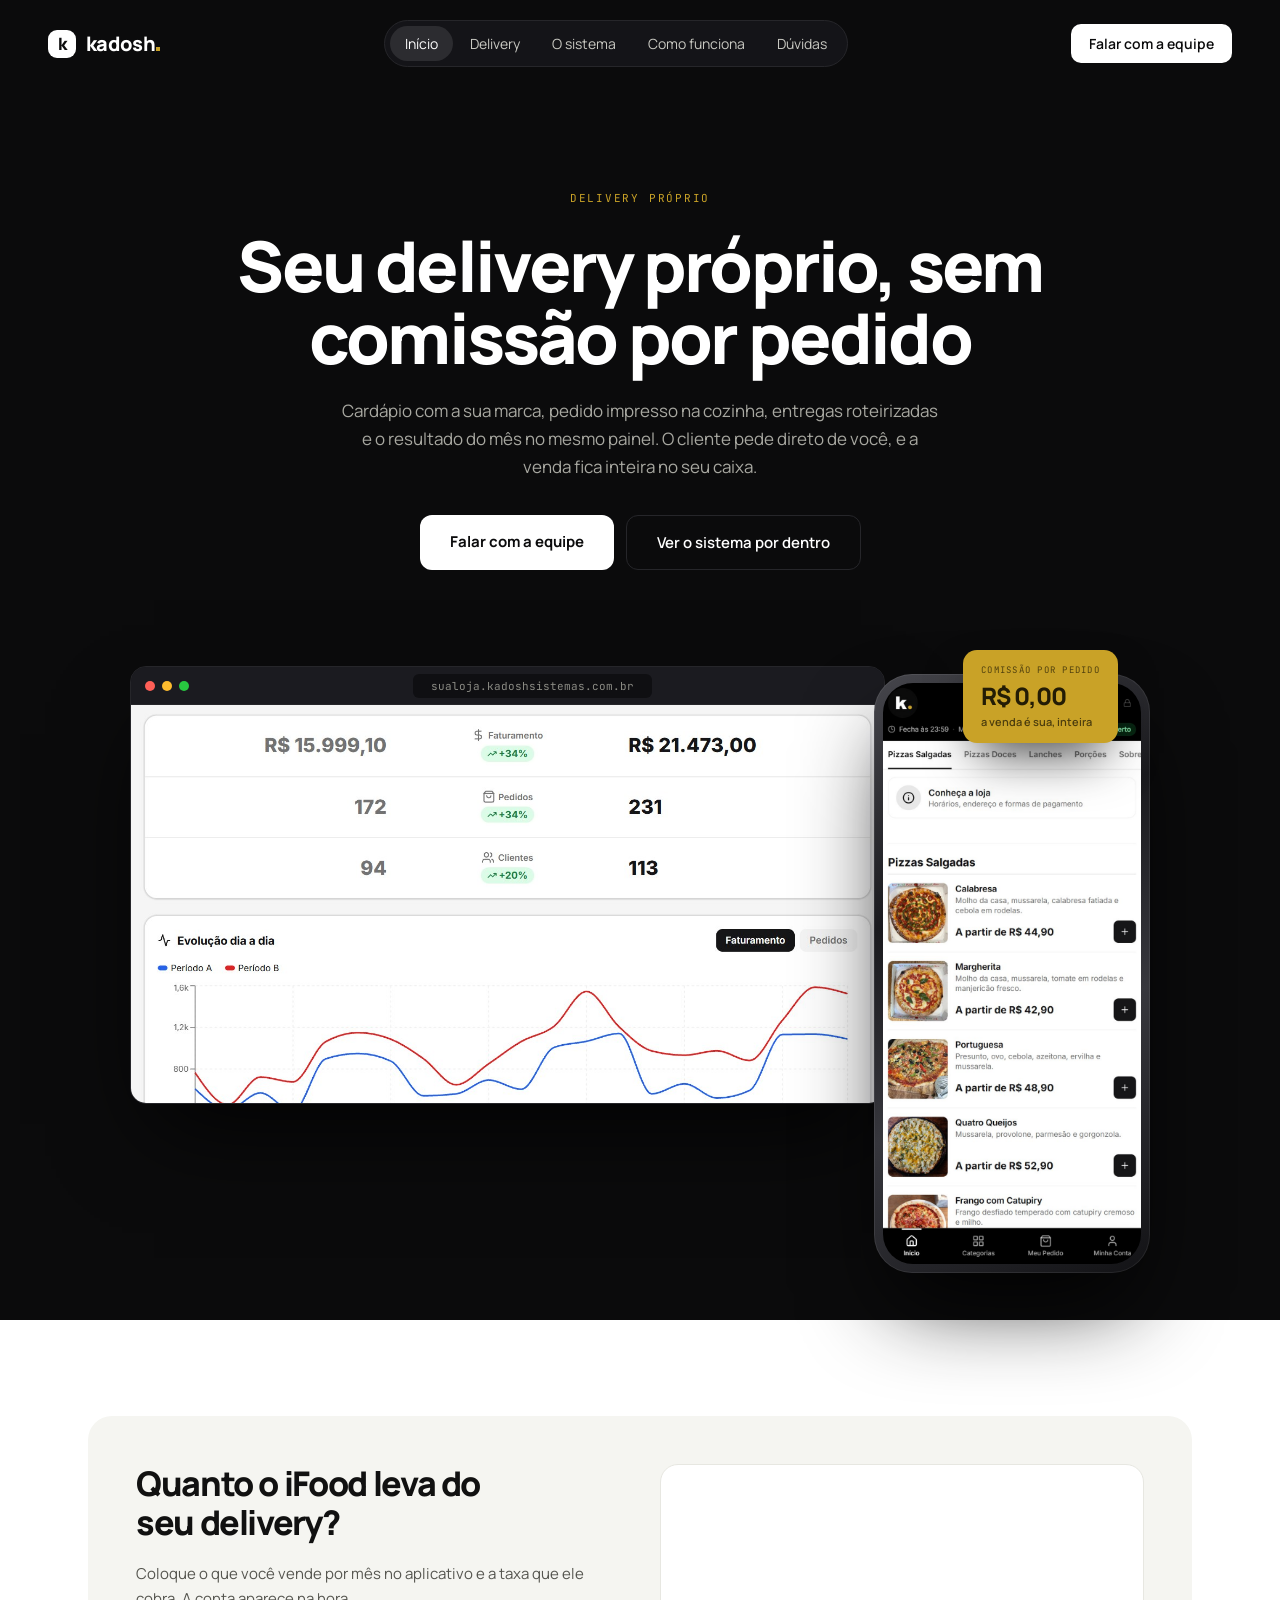
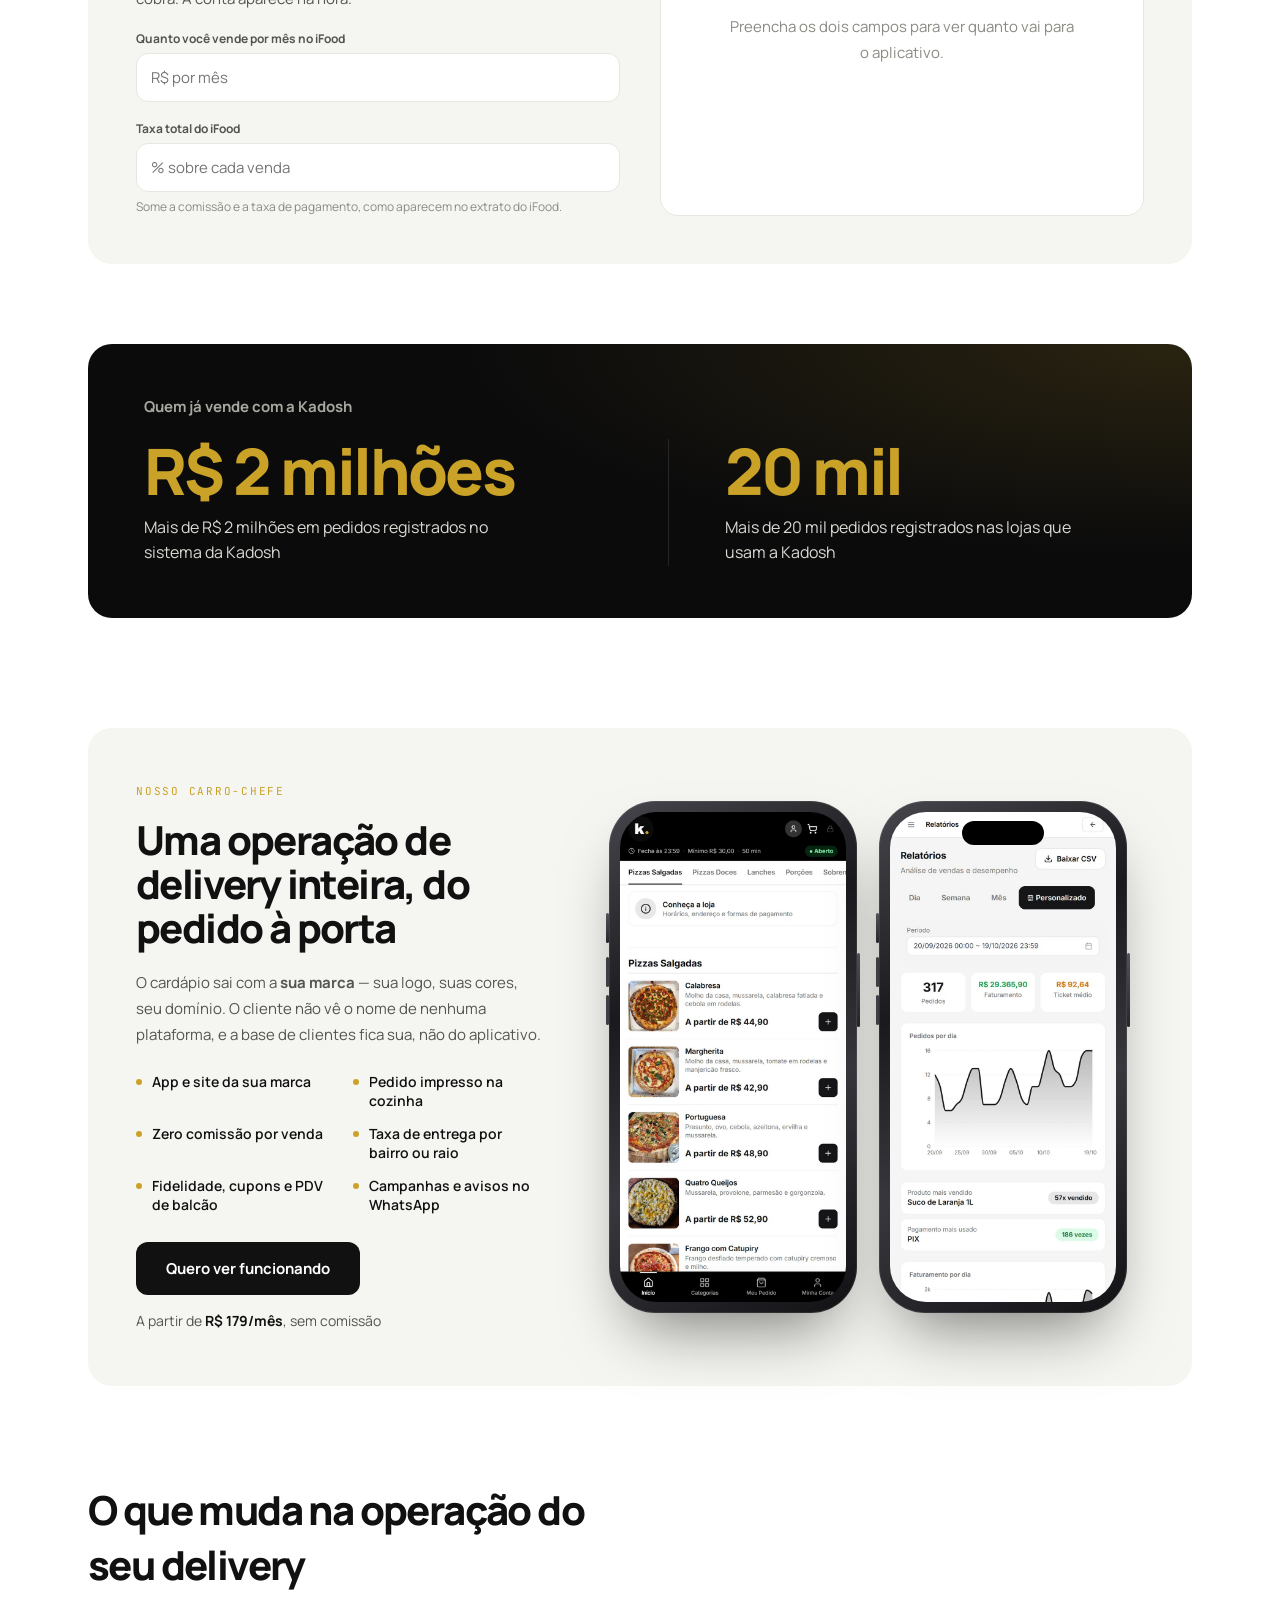
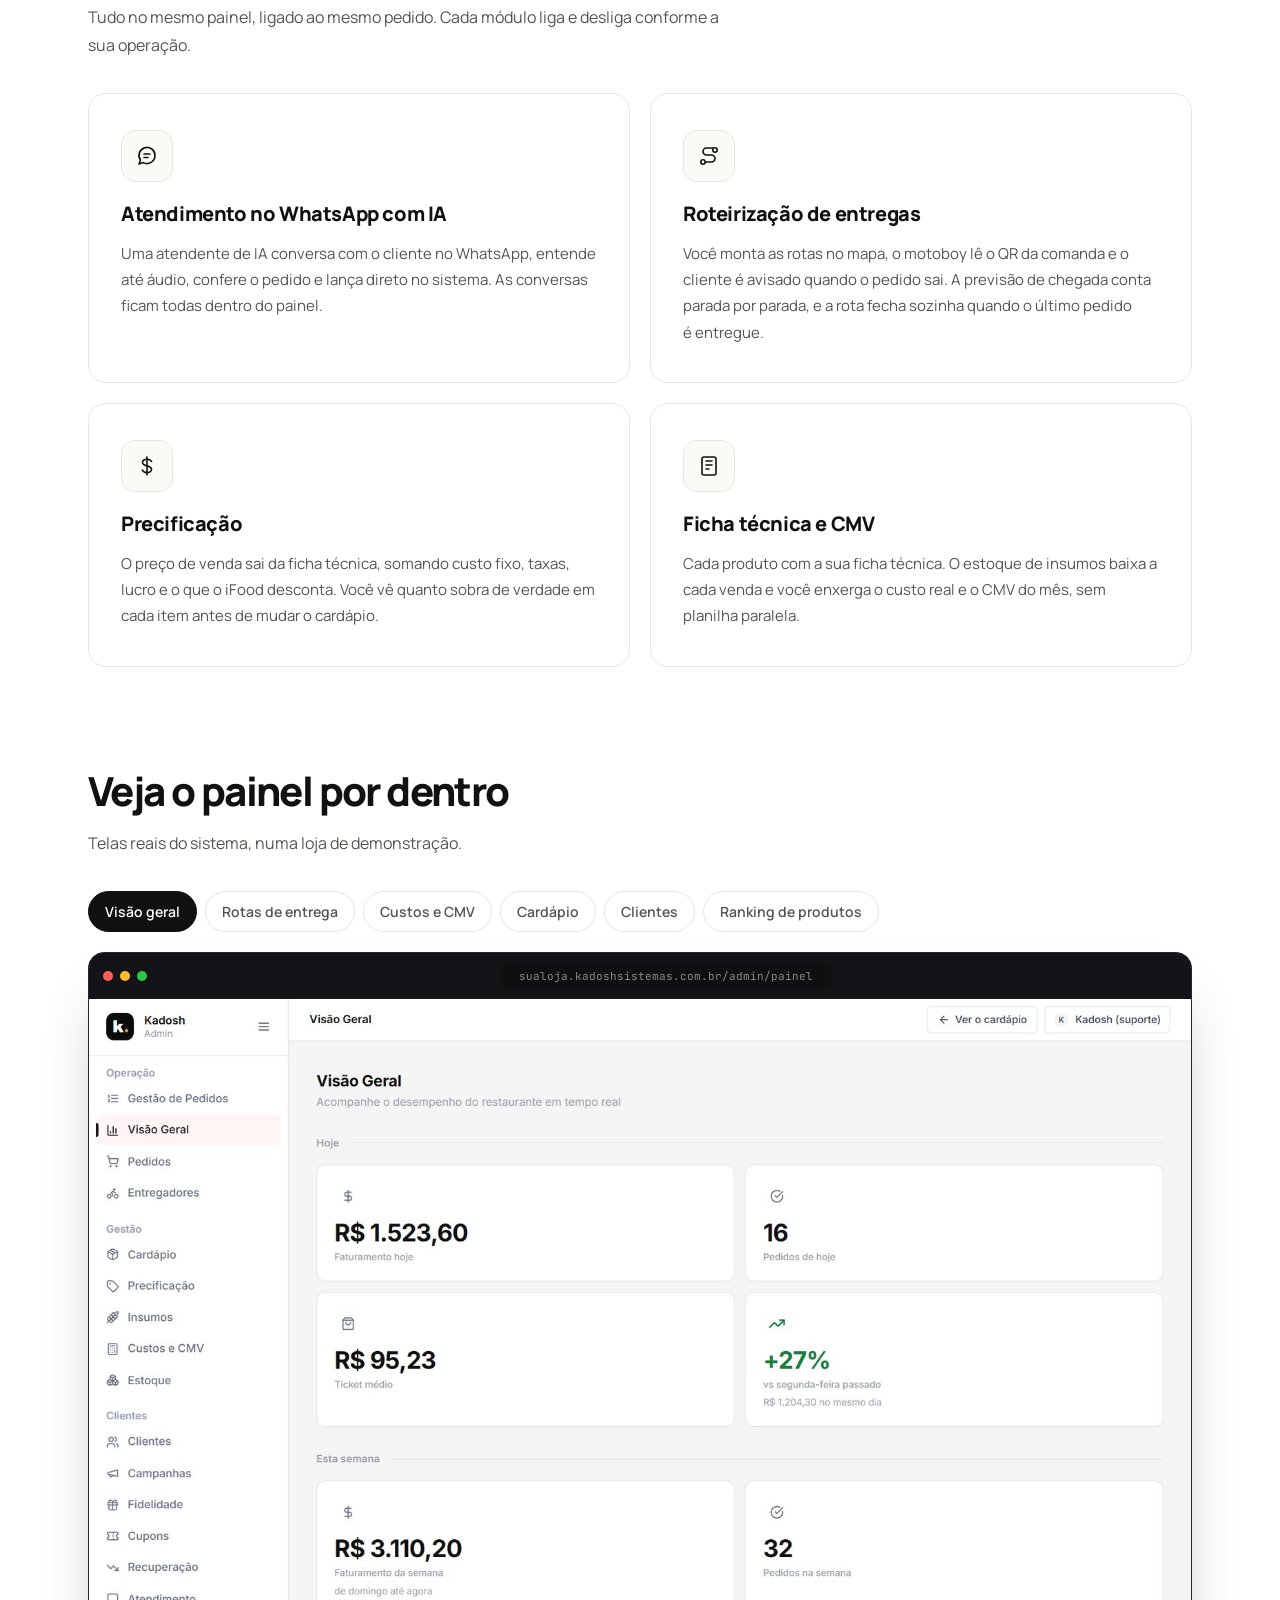
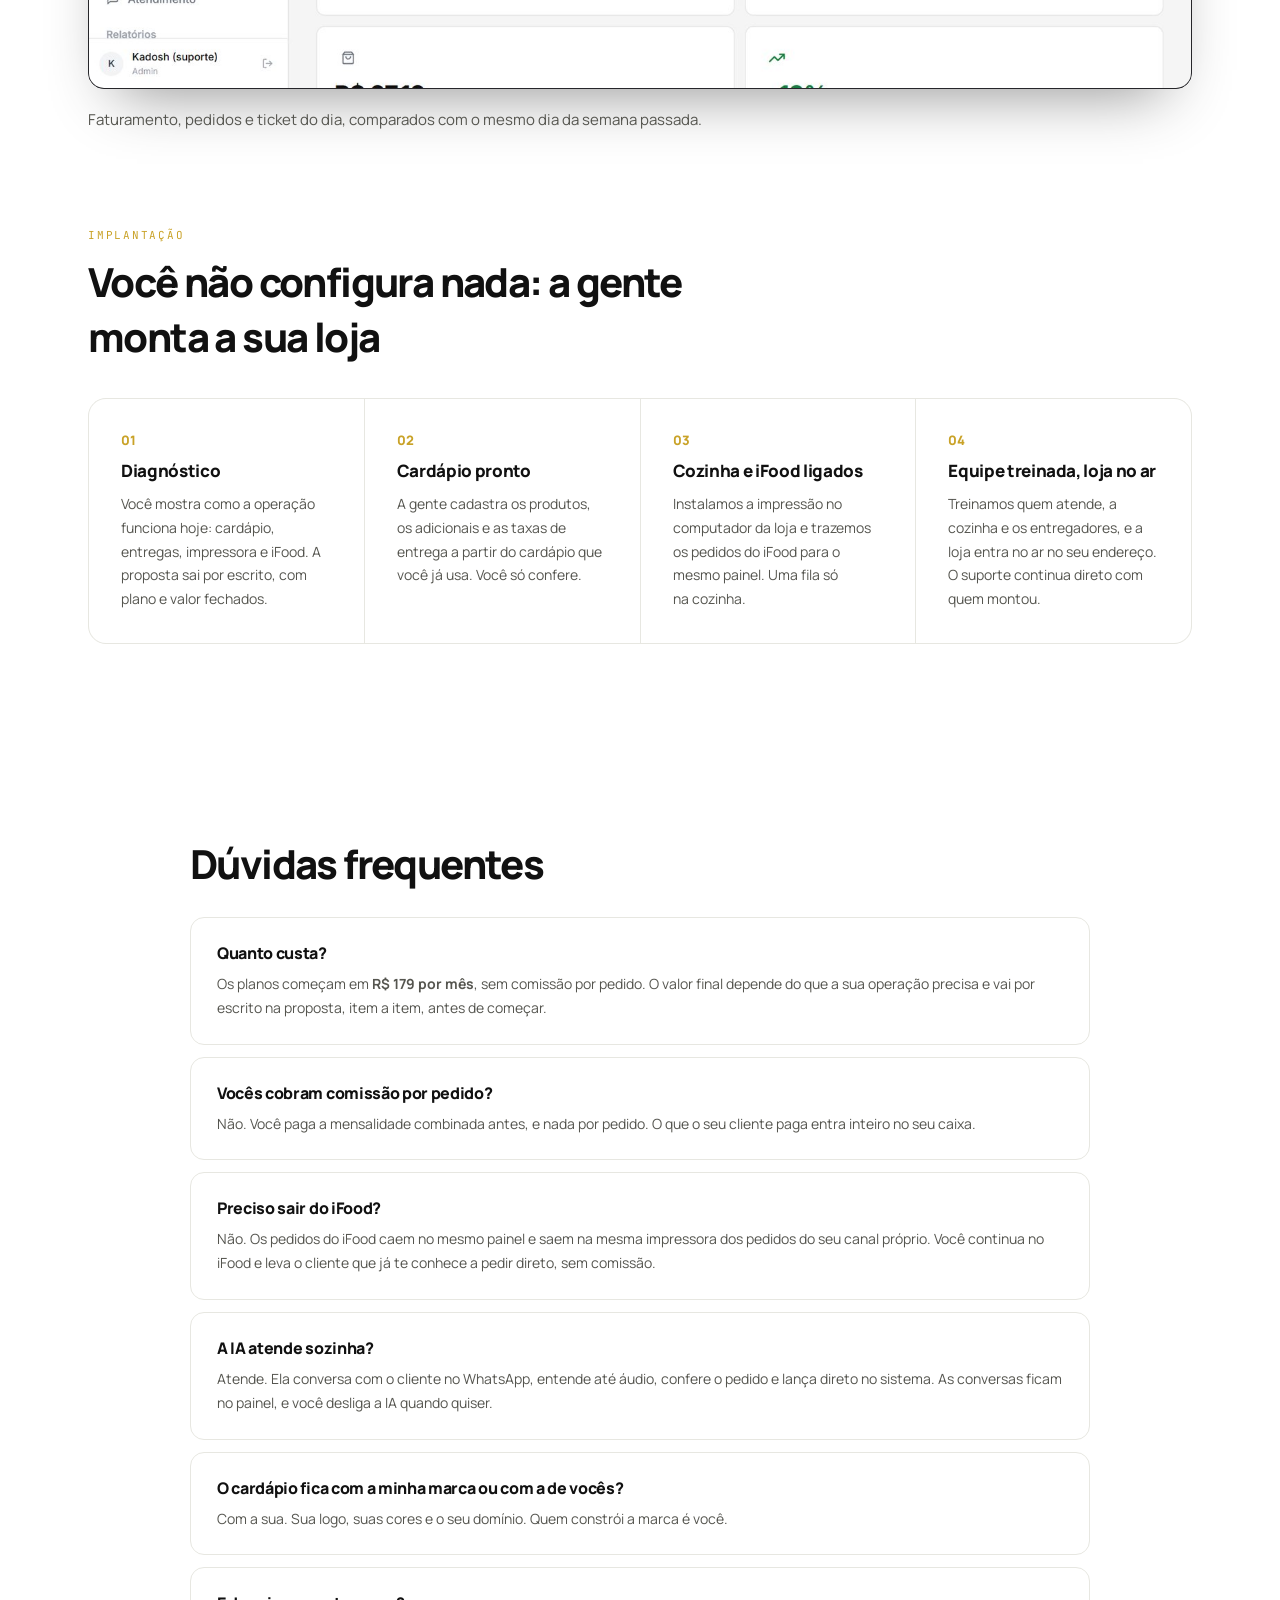
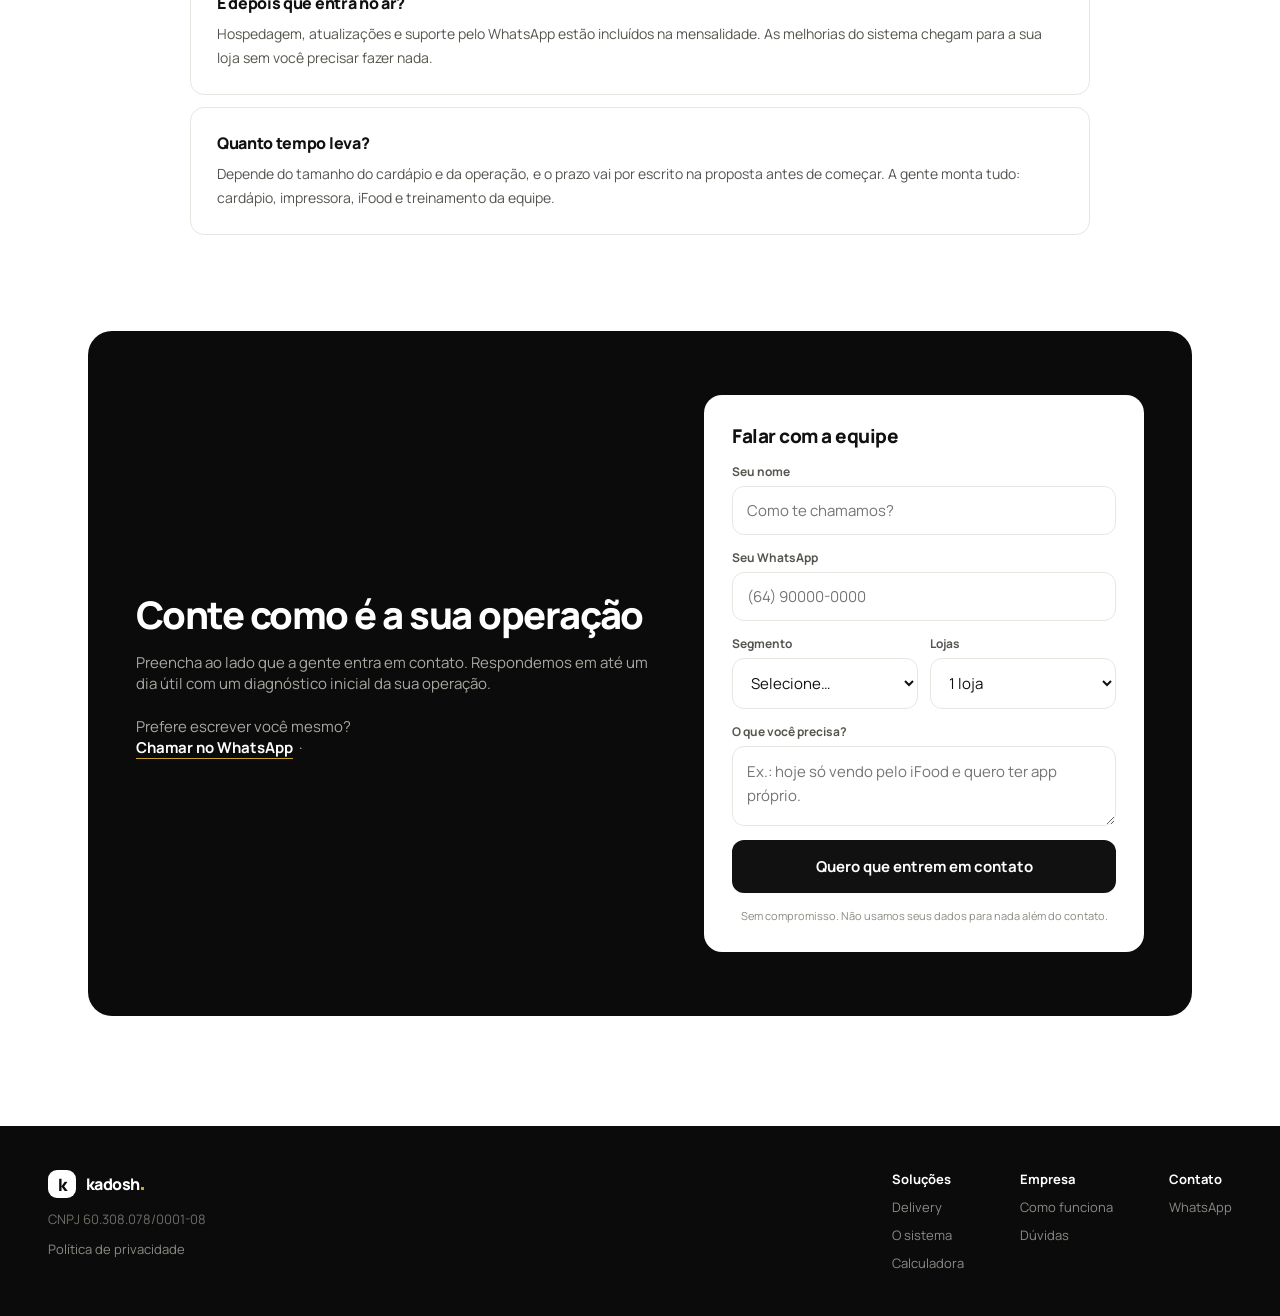
<file: index.html>
<!DOCTYPE html>
<!--
  SITE INSTITUCIONAL DA KADOSH — este arquivo é o site publicado.

  Repositório : kadosh-landing        (github.com/heitorcabral00-netizen)
  Publicado em: kadoshsistemas.com.br (Cloudflare, site estático, sem build)
  Fluxo       : alterar este arquivo → commit → npx wrangler deploy

  É ESTE o projeto que recebe git push para publicar o site. O painel
  (repositório kadosh-sites, sistema.kadoshsistemas.com.br) é OUTRO projeto:
  ele administra o CONTEÚDO que este arquivo busca em tempo real, e nunca
  substitui este projeto no deploy.

  Consequência prática: texto alterado no painel NÃO precisa de git push —
  entra pelo botão Publicar, na hora. Git push aqui é só para mudança de
  código, marcação ou estilo deste arquivo.
-->
<html lang="pt-BR">
<head>
<meta charset="utf-8">
<meta name="viewport" content="width=device-width, initial-scale=1">
<title>Kadosh — Delivery próprio, sites e sistemas sob medida</title>
<meta name="description" content="Cardápio digital sem comissão, sites sob medida e sistemas construídos em cima do jeito que o seu negócio já funciona. Publicado, hospedado e cuidado depois que entra no ar.">
<link rel="icon" href="/assets/favicon.svg" type="image/svg+xml">

<!-- Como o link aparece quando é compartilhado (WhatsApp, Instagram, Google).
     TROCAR o domínio abaixo pelo real assim que o site for publicado —
     WhatsApp exige endereço absoluto, com https, senão não mostra a imagem. -->
<meta property="og:type" content="website">
<meta property="og:site_name" content="Kadosh">
<meta property="og:locale" content="pt_BR">
<meta property="og:title" content="Cardápio digital sem comissão — a venda é sua, inteira">
<meta property="og:description" content="Cardápio próprio, pedido impresso na cozinha e painel para acompanhar a operação. A partir de R$ 179/mês, sem comissão por pedido.">
<meta property="og:url" content="https://kadoshsistemas.com.br/">
<meta property="og:image" content="https://kadoshsistemas.com.br/assets/og-kadosh.jpg">
<meta property="og:image:width" content="1200">
<meta property="og:image:height" content="630">
<meta property="og:image:alt" content="Painel da Kadosh mostrando faturamento e pedidos do dia">
<meta name="twitter:card" content="summary_large_image">
<meta name="theme-color" content="#0B0B0C">
<!-- Dados da empresa para o Google (só o que já está publicado no site) -->
<script type="application/ld+json">
{
  "@context": "https://schema.org",
  "@type": "Organization",
  "name": "Kadosh",
  "url": "https://kadoshsistemas.com.br/",
  "logo": "https://kadoshsistemas.com.br/assets/logo-kadosh-preto.svg",
  "taxID": "60.308.078/0001-08",
  "contactPoint": {
    "@type": "ContactPoint",
    "contactType": "sales",
    "telephone": "+55-64-99340-4936",
    "availableLanguage": "pt-BR"
  }
}
</script>
<link rel="preconnect" href="https://fonts.gstatic.com" crossorigin>
<link href="https://fonts.googleapis.com/css2?family=Manrope:wght@400;500;600;700;800&family=JetBrains+Mono:wght@400&display=swap" rel="stylesheet">
<link rel="stylesheet" href="/assets/estilo.css">
</head>
<body>
<script>document.documentElement.classList.add('anim')</script>
<script>
/* Recarregar volta para o início: sem isto o navegador devolve a rolagem anterior ou pula para o
   #trecho do endereço. Link de outra página para uma seção (/#delivery) continua funcionando. */
(function(){
  if ('scrollRestoration' in history) history.scrollRestoration = 'manual';
  var n = performance.getEntriesByType && performance.getEntriesByType('navigation')[0];
  if (n && n.type === 'reload') {
    if (location.hash) history.replaceState(null, '', location.pathname + location.search);
    var topo = function(){ window.scrollTo({ top: 0, left: 0, behavior: 'instant' }); };
    topo(); document.addEventListener('DOMContentLoaded', topo); window.addEventListener('load', topo);
  }
})();
</script>


<header>
  <a class="logo" href="#top"><span class="mark">k</span><span class="word">kadosh<i class="quad"></i></span></a>
  <nav>
    <a href="/">Início</a>
    <a href="#delivery">Delivery</a>
    <a href="#operacao">O sistema</a>
    <a href="#como">Como funciona</a>
    <a href="#faq">Dúvidas</a>
  </nav>
  <div class="head-cta">
    <a class="btn" href="#contato">Falar com a equipe</a>
  </div>
</header>

<main>
<section class="hero" id="top">
  <div class="eyebrow">DELIVERY PRÓPRIO</div>
  <h1>Seu delivery próprio, sem comissão por pedido</h1>
  <p>Cardápio com a sua marca, pedido impresso na cozinha, entregas roteirizadas e o resultado do mês no mesmo painel. O cliente pede direto de você, e a venda fica inteira no seu caixa.</p>
  <div class="actions">
    <a class="btn" href="#contato">Falar com a equipe</a>
    <a class="btn btn-ghost" href="#operacao">Ver o sistema por dentro</a>
  </div>
  <!-- celular: no lugar da janela do painel (pequena demais nessa tela), o cardápio da loja no celular -->
  <div class="hero-cel" aria-hidden="true">
    <div class="device">
      <span class="btn-l"></span><span class="btn-r"></span>
      <div class="screen"><span class="island"></span><img src="/assets/print-cardapio-mobile.jpg" alt="Cardápio da loja aberto no celular do cliente" loading="eager"></div>
    </div>
    <div class="hero-cel-selo"><span>COMISSÃO POR PEDIDO</span><b>R$ 0,00</b></div>
  </div>
  <div class="hero-stage reveal" id="stage">

    <div class="layer mock-browser" data-depth="10">
      <div class="mb-bar">
        <span class="mb-dot" style="background:#FF5F57"></span>
        <span class="mb-dot" style="background:#FEBC2E"></span>
        <span class="mb-dot" style="background:#28C840"></span>
        <span class="mb-url">sualoja.kadoshsistemas.com.br</span>
      </div>
      <div class="mb-body">
        <img src="/assets/print-comparacao.jpg" alt="Painel Kadosh: as três últimas semanas comparadas com as três anteriores, com faturamento, pedidos, ticket médio, clientes e a evolução dia a dia">
      </div>
    </div>

    <div class="layer mock-phone" data-depth="26">
      <span class="island"></span>
      <img src="/assets/print-cardapio-mobile.jpg" alt="Cardápio da loja aberto no celular do cliente">
    </div>

    <div class="layer badge-float b-taxa" data-depth="40">
      <div class="rot">COMISSÃO POR PEDIDO</div>
      <div class="num">R$ 0,00</div>
      <div class="sub">a venda é sua, inteira</div>
    </div>


  </div>
</section>


<section class="wrap" id="calculadora" style="padding-top:96px">
  <div class="calc reveal" data-preco="179">
    <div class="calc-campos">
      <h2>Quanto o iFood leva do seu delivery?</h2>
      <p>Coloque o que você vende por mês no aplicativo e a taxa que ele cobra. A conta aparece na hora.</p>
      <div class="field">
        <label for="calc-venda">Quanto você vende por mês no iFood</label>
        <input id="calc-venda" inputmode="decimal" autocomplete="off" placeholder="R$ por mês">
      </div>
      <div class="field">
        <label for="calc-taxa">Taxa total do iFood</label>
        <input id="calc-taxa" inputmode="decimal" autocomplete="off" placeholder="% sobre cada venda">
        <small>Some a comissão e a taxa de pagamento, como aparecem no extrato do iFood.</small>
      </div>
    </div>
    <div class="calc-resultado" aria-live="polite">
      <p class="calc-vazio">Preencha os dois campos para ver quanto vai para o aplicativo.</p>
      <div class="calc-conta" hidden>
        <span class="calc-rot">Por mês, o iFood fica com</span>
        <strong class="calc-mes"></strong>
        <span class="calc-rot">Em 12 meses</span>
        <strong class="calc-ano"></strong>
        <p class="calc-paga"></p>
        <a class="btn btn-dark" href="#contato">Quero vender sem comissão</a>
      </div>
    </div>
  </div>
</section>

<!-- No lugar dos cards de case, o volume do sistema (pedidos registrados nas lojas da plataforma e na
     Pizza's Imperial, sem cancelados nem pedidos de teste; conta de 30/10/2026). Sem <h2> aqui de propósito:
     o painel escreve o título dos cases em "#cases h2". As lojas não aparecem mais no site (/cases volta para o início). -->
<section class="wrap" id="cases" style="padding-top:80px;padding-bottom:40px">
  <div class="numeros reveal">
    <p class="numeros-tit">Quem já vende com a Kadosh</p>
    <div class="numeros-par">
      <div><b>R$ 2 milhões</b><span>Mais de R$ 2 milhões em pedidos registrados no sistema da Kadosh</span></div>
      <div><b>20 mil</b><span>Mais de 20 mil pedidos registrados nas lojas que usam a Kadosh</span></div>
    </div>
  </div>
</section>

<section class="wrap" id="delivery" style="padding-top:70px;padding-bottom:96px">
  <div class="delivery reveal">
    <div style="display:flex;flex-direction:column;gap:20px">
      <div class="eyebrow">NOSSO CARRO-CHEFE</div>
      <h2>Uma operação de delivery inteira, do pedido à porta</h2>
      <p>O cardápio sai com a <b>sua marca</b> — sua logo, suas cores, seu domínio. O cliente não vê o nome de nenhuma plataforma, e a base de clientes fica sua, não do aplicativo.</p>
      <div class="feats">
        <div class="feat"><i></i>App e site da sua marca</div>
        <div class="feat"><i></i>Pedido impresso na cozinha</div>
        <div class="feat"><i></i>Zero comissão por venda</div>
        <div class="feat"><i></i>Taxa de entrega por bairro ou raio</div>
        <div class="feat"><i></i>Fidelidade, cupons e PDV de balcão</div>
        <div class="feat"><i></i>Campanhas e avisos no WhatsApp</div>
      </div>
      <div style="padding-top:8px;display:flex;align-items:center;gap:16px;flex-wrap:wrap"><a class="btn btn-dark" href="#contato">Quero ver funcionando</a><span style="font-size:14px;color:var(--ink-soft)">A partir de <b style="color:var(--ink)">R$ 179/mês</b>, sem comissão</span></div>
    </div>
    <div class="screens">
      <div class="device">
        <span class="btn-l"></span><span class="btn-r"></span>
        <div class="screen">
          <span class="island"></span>
          <img src="/assets/print-cardapio-mobile.jpg" alt="Cardápio digital da loja no celular do cliente, com fotos e preços dos produtos">
        </div>
      </div>
      <div class="device">
        <span class="btn-l"></span><span class="btn-r"></span>
        <div class="screen">
          <span class="island"></span>
          <img src="/assets/print-relatorios.jpg" alt="Relatórios no celular do dono: pedidos, faturamento, ticket médio e produto mais vendido">
        </div>
      </div>
    </div>
  </div>
</section>

<section class="wrap" id="operacao" style="padding-bottom:96px">
  <div class="sec-head">
    <h2>O que muda na operação do seu delivery</h2>
    <p style="font-size:16px;line-height:1.7;color:var(--ink-soft);margin:0">Tudo no mesmo painel, ligado ao mesmo pedido. Cada módulo liga e desliga conforme a sua operação.</p>
  </div>
  <div class="grid-3 grid-dupla">
    <div class="card reveal"><div class="ico"><svg viewBox="0 0 24 24"><path d="M20 11.5a8 8 0 0 1-11.7 7.1L4 20l1.4-4.1A8 8 0 1 1 20 11.5Z"/><path d="M9 10h6M9 13.5h4"/></svg></div><h3>Atendimento no WhatsApp com IA</h3><p>Uma atendente de IA conversa com o cliente no WhatsApp, entende até áudio, confere o pedido e lança direto no sistema. As conversas ficam todas dentro do painel.</p></div>
    <div class="card reveal"><div class="ico"><svg viewBox="0 0 24 24"><circle cx="6" cy="18" r="2.2"/><circle cx="18" cy="6" r="2.2"/><path d="M8.2 18h6.3a3.5 3.5 0 0 0 0-7h-5a3.5 3.5 0 0 1 0-7h6.3"/></svg></div><h3>Roteirização de entregas</h3><p>Você monta as rotas no mapa, o motoboy lê o QR da comanda e o cliente é avisado quando o pedido sai. A previsão de chegada conta parada por parada, e a rota fecha sozinha quando o último pedido é entregue.</p></div>
    <div class="card reveal"><div class="ico"><svg viewBox="0 0 24 24"><path d="M12 3v18"/><path d="M16.5 7.5c-.7-1.4-2.4-2.3-4.5-2.3-2.6 0-4.5 1.4-4.5 3.3 0 4.5 9 2.3 9 6.8 0 1.9-1.9 3.3-4.5 3.3-2.3 0-4.1-1-4.7-2.6"/></svg></div><h3>Precificação</h3><p>O preço de venda sai da ficha técnica, somando custo fixo, taxas, lucro e o que o iFood desconta. Você vê quanto sobra de verdade em cada item antes de mudar o cardápio.</p></div>
    <div class="card reveal"><div class="ico"><svg viewBox="0 0 24 24"><rect x="5" y="3" width="14" height="18" rx="2"/><path d="M9 7h6M9 11h6M9 15h3"/></svg></div><h3>Ficha técnica e CMV</h3><p>Cada produto com a sua ficha técnica. O estoque de insumos baixa a cada venda e você enxerga o custo real e o CMV do mês, sem planilha paralela.</p></div>
  </div>
</section>

<section class="wrap" id="painel" style="padding-bottom:96px">
  <div class="sec-head">
    <h2>Veja o painel por dentro</h2>
    <p style="font-size:16px;line-height:1.7;color:var(--ink-soft);margin:0">Telas reais do sistema, numa loja de demonstração.</p>
  </div>
  <div class="vitrine reveal">
    <div class="vitrine-abas" role="tablist">
      <button type="button" role="tab" class="on" data-src="/assets/painel-visao-geral.jpg" data-src-cel="/assets/painel-visao-geral-cel.jpg" data-legenda="Faturamento, pedidos e ticket do dia, comparados com o mesmo dia da semana passada." aria-selected="true">Visão geral</button>
      <button type="button" role="tab" class="" data-src="/assets/painel-rotas.jpg" data-src-cel="/assets/painel-rotas-cel.jpg" data-legenda="Pedidos prontos agrupados em rotas no mapa, com a ordem de cada parada e o tempo previsto." aria-selected="false">Rotas de entrega</button>
      <button type="button" role="tab" class="" data-src="/assets/painel-cmv.jpg" data-src-cel="/assets/painel-cmv-cel.jpg" data-legenda="O custo de cada produto pela ficha técnica, com alerta quando o CMV passa da meta da loja." aria-selected="false">Custos e CMV</button>
      <button type="button" role="tab" class="" data-src="/assets/painel-cardapio.jpg" data-src-cel="/assets/painel-cardapio-cel.jpg" data-legenda="Produtos, fotos, tamanhos e adicionais editados direto no painel, com o CMV de cada item à vista." aria-selected="false">Cardápio</button>
      <button type="button" role="tab" class="" data-src="/assets/painel-clientes.jpg" data-src-cel="/assets/painel-clientes-cel.jpg" data-legenda="Quem mais compra e quem sumiu, com atalho para chamar no WhatsApp com um cupom pronto." aria-selected="false">Clientes</button>
      <button type="button" role="tab" class="" data-src="/assets/painel-ranking.jpg" data-src-cel="/assets/painel-ranking-cel.jpg" data-legenda="O que mais vende no período, com quantidade, faturamento e participação de cada item." aria-selected="false">Ranking de produtos</button>
    </div>
    <div class="vitrine-quadro">
      <div class="vitrine-barra"><span></span><span></span><span></span><em>sualoja.kadoshsistemas.com.br/admin/painel</em></div>
      <picture><source media="(max-width:640px)" srcset="/assets/painel-visao-geral-cel.jpg"><img src="/assets/painel-visao-geral.jpg" alt="Painel Kadosh: visão geral" loading="lazy" width="1600" height="1000"></picture>
    </div>
    <p class="vitrine-legenda">Faturamento, pedidos e ticket do dia, comparados com o mesmo dia da semana passada.</p>
  </div>
</section>

<section class="wrap" id="como" style="padding-bottom:96px">
  <div class="sec-head">
    <div class="eyebrow">IMPLANTAÇÃO</div>
    <h2>Você não configura nada: a gente monta a sua loja</h2>
  </div>
  <div class="steps">
    <div class="step reveal"><b>01</b><h3>Diagnóstico</h3><p>Você mostra como a operação funciona hoje: cardápio, entregas, impressora e iFood. A proposta sai por escrito, com plano e valor fechados.</p></div>
    <div class="step reveal"><b>02</b><h3>Cardápio pronto</h3><p>A gente cadastra os produtos, os adicionais e as taxas de entrega a partir do cardápio que você já usa. Você só confere.</p></div>
    <div class="step reveal"><b>03</b><h3>Cozinha e iFood ligados</h3><p>Instalamos a impressão no computador da loja e trazemos os pedidos do iFood para o mesmo painel. Uma fila só na cozinha.</p></div>
    <div class="step reveal"><b>04</b><h3>Equipe treinada, loja no ar</h3><p>Treinamos quem atende, a cozinha e os entregadores, e a loja entra no ar no seu endereço. O suporte continua direto com quem montou.</p></div>
  </div>
</section>



<section class="wrap" id="faq" style="padding-top:96px;padding-bottom:96px">
  <div class="faq">
    <h2 style="margin-bottom:14px">Dúvidas frequentes</h2>
    <div class="qa reveal"><h3>Quanto custa?</h3><p>Os planos começam em <b>R$ 179 por mês</b>, sem comissão por pedido. O valor final depende do que a sua operação precisa e vai por escrito na proposta, item a item, antes de começar.</p></div>
    <div class="qa reveal"><h3>Vocês cobram comissão por pedido?</h3><p>Não. Você paga a mensalidade combinada antes, e nada por pedido. O que o seu cliente paga entra inteiro no seu caixa.</p></div>
    <div class="qa reveal"><h3>Preciso sair do iFood?</h3><p>Não. Os pedidos do iFood caem no mesmo painel e saem na mesma impressora dos pedidos do seu canal próprio. Você continua no iFood e leva o cliente que já te conhece a pedir direto, sem comissão.</p></div>
    <div class="qa reveal"><h3>A IA atende sozinha?</h3><p>Atende. Ela conversa com o cliente no WhatsApp, entende até áudio, confere o pedido e lança direto no sistema. As conversas ficam no painel, e você desliga a IA quando quiser.</p></div>
    <div class="qa reveal"><h3>O cardápio fica com a minha marca ou com a de vocês?</h3><p>Com a sua. Sua logo, suas cores e o seu domínio. Quem constrói a marca é você.</p></div>
    <div class="qa reveal"><h3>E depois que entra no ar?</h3><p>Hospedagem, atualizações e suporte pelo WhatsApp estão incluídos na mensalidade. As melhorias do sistema chegam para a sua loja sem você precisar fazer nada.</p></div>
    <div class="qa reveal"><h3>Quanto tempo leva?</h3><p>Depende do tamanho do cardápio e da operação, e o prazo vai por escrito na proposta antes de começar. A gente monta tudo: cardápio, impressora, iFood e treinamento da equipe.</p></div>
  </div>
</section>

<section class="wrap" id="contato" style="padding-bottom:110px">
  <div class="cta">
    <div class="cta-copy">
      <h2>Conte como é a sua operação</h2>
      <p>Preencha ao lado que a gente entra em contato. Respondemos em até um dia útil com um diagnóstico inicial da sua operação.</p>
      <p style="margin-top:22px">Prefere escrever você mesmo?<br>
        <a data-link="wa" href="#" style="color:#fff;font-weight:700;border-bottom:1px solid var(--accent)">Chamar no WhatsApp</a>
        &nbsp;·&nbsp;
      </p>
    </div>

    <form class="lead" id="form-lead" novalidate>
      <h3>Falar com a equipe</h3>
      <div class="field">
        <label for="f-nome">Seu nome</label>
        <input id="f-nome" name="nome" type="text" autocomplete="name" placeholder="Como te chamamos?" required>
      </div>
      <div class="field">
        <label for="f-zap">Seu WhatsApp</label>
        <input id="f-zap" name="zap" type="tel" inputmode="tel" autocomplete="tel" placeholder="(64) 90000-0000" required>
      </div>
      <div class="lead-row">
        <div class="field">
          <label for="f-seg">Segmento</label>
          <select id="f-seg" name="segmento" required>
            <option value="">Selecione…</option>
            <option>Pizzaria</option>
            <option>Hamburgueria</option>
            <option>Restaurante</option>
            <option>Açaiteria / sorveteria</option>
            <option>Mercado / distribuidora</option>
            <option>Outro</option>
          </select>
        </div>
        <div class="field">
          <label for="f-lojas">Lojas</label>
          <select id="f-lojas" name="lojas">
            <option>1 loja</option>
            <option>2 a 4 lojas</option>
            <option>5 ou mais</option>
          </select>
        </div>
      </div>
      <div class="field">
        <label for="f-msg">O que você precisa?</label>
        <textarea id="f-msg" name="mensagem" placeholder="Ex.: hoje só vendo pelo iFood e quero ter app próprio."></textarea>
      </div>
      <button type="submit">Quero que entrem em contato</button>
      <div class="legal">Sem compromisso. Não usamos seus dados para nada além do contato.</div>
    </form>
  </div>
</section>

</main>

<footer>
  <div style="display:flex;flex-direction:column;gap:12px">
    <div class="logo"><span class="mark">k</span><span class="word" style="font-size:16px">kadosh<i class="quad"></i></span></div>
    <div style="color:#6E6E68">CNPJ 60.308.078/0001-08</div>
    <a href="/privacidade">Política de privacidade</a>
  </div>
  <div class="fcols">
    <div class="fcol"><b>Soluções</b><a href="#delivery">Delivery</a><a href="#operacao">O sistema</a><a href="#calculadora">Calculadora</a></div>
    <div class="fcol"><b>Empresa</b><a href="#como">Como funciona</a><a href="#faq">Dúvidas</a></div>
    <div class="fcol"><b>Contato</b><a data-link="wa" href="#">WhatsApp</a></div>
  </div>
</footer>

<script src="/assets/site.js"></script>

</body>
</html>
</file>
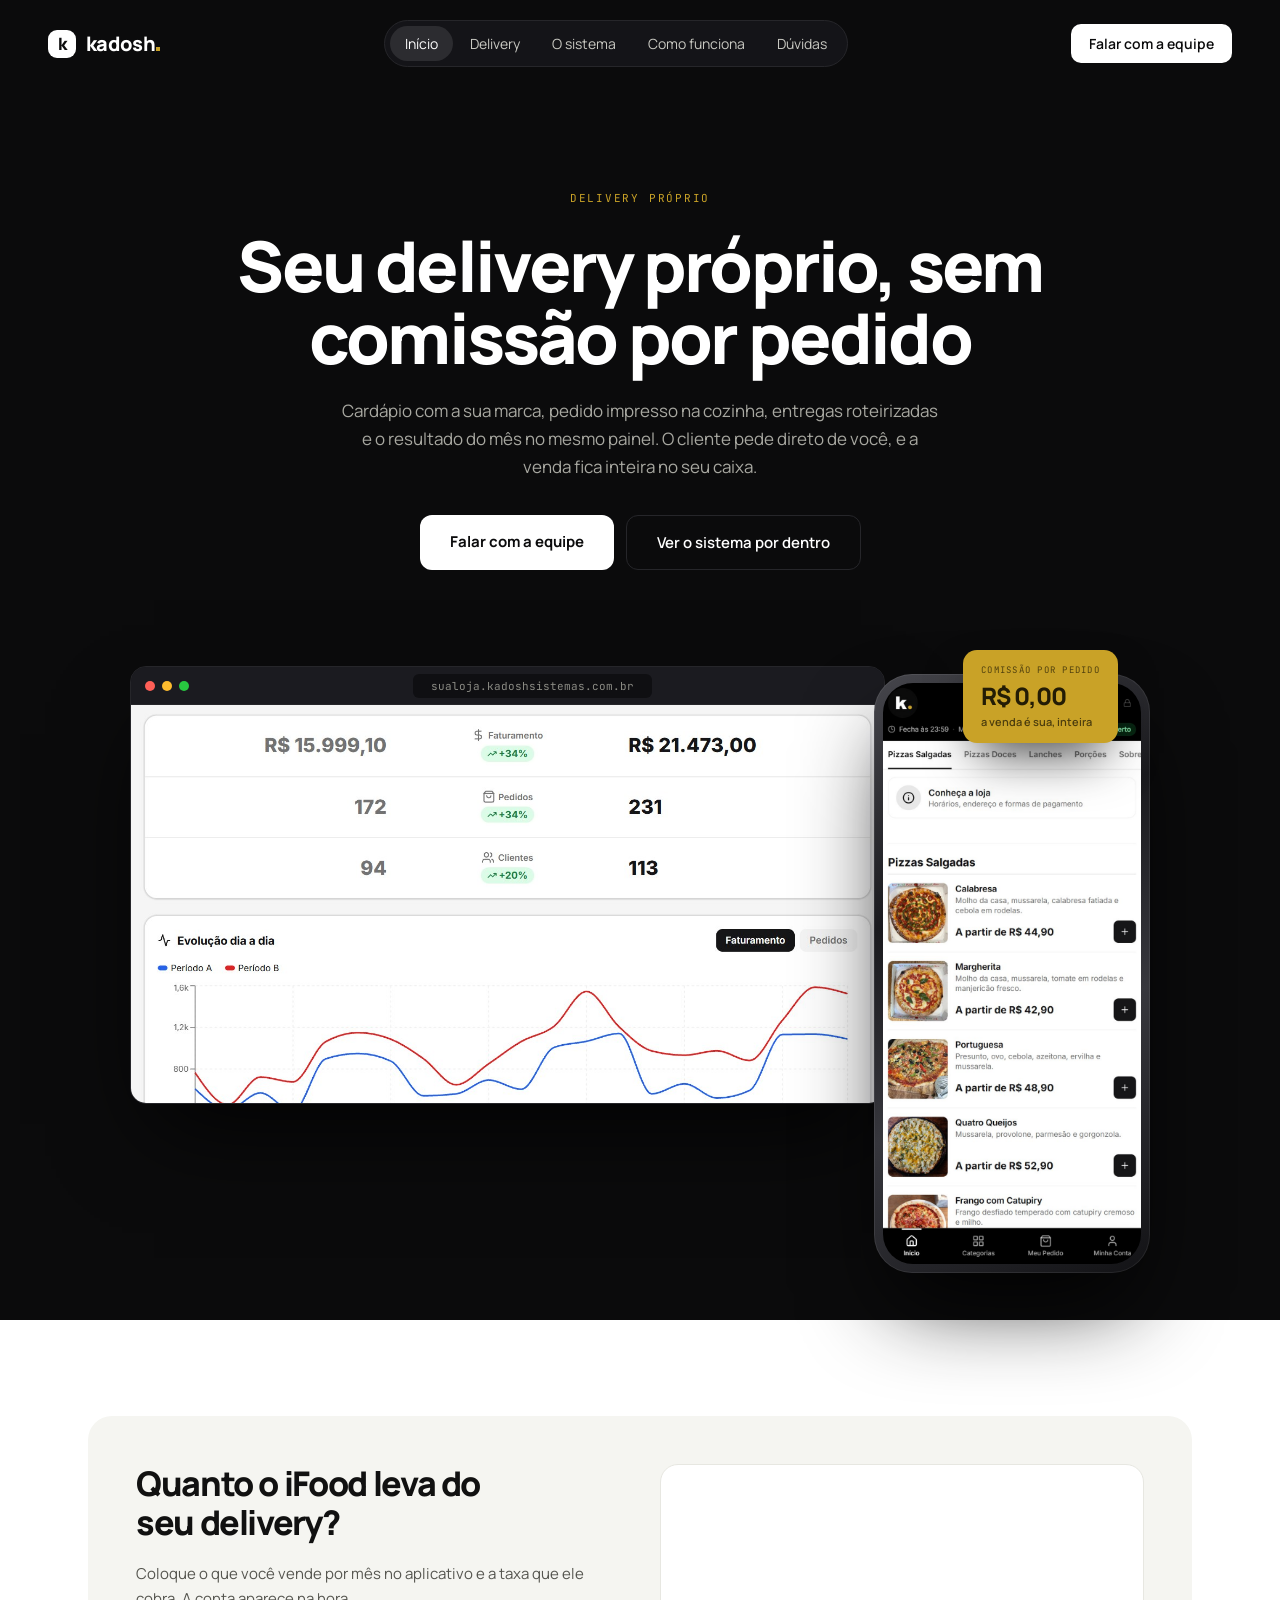
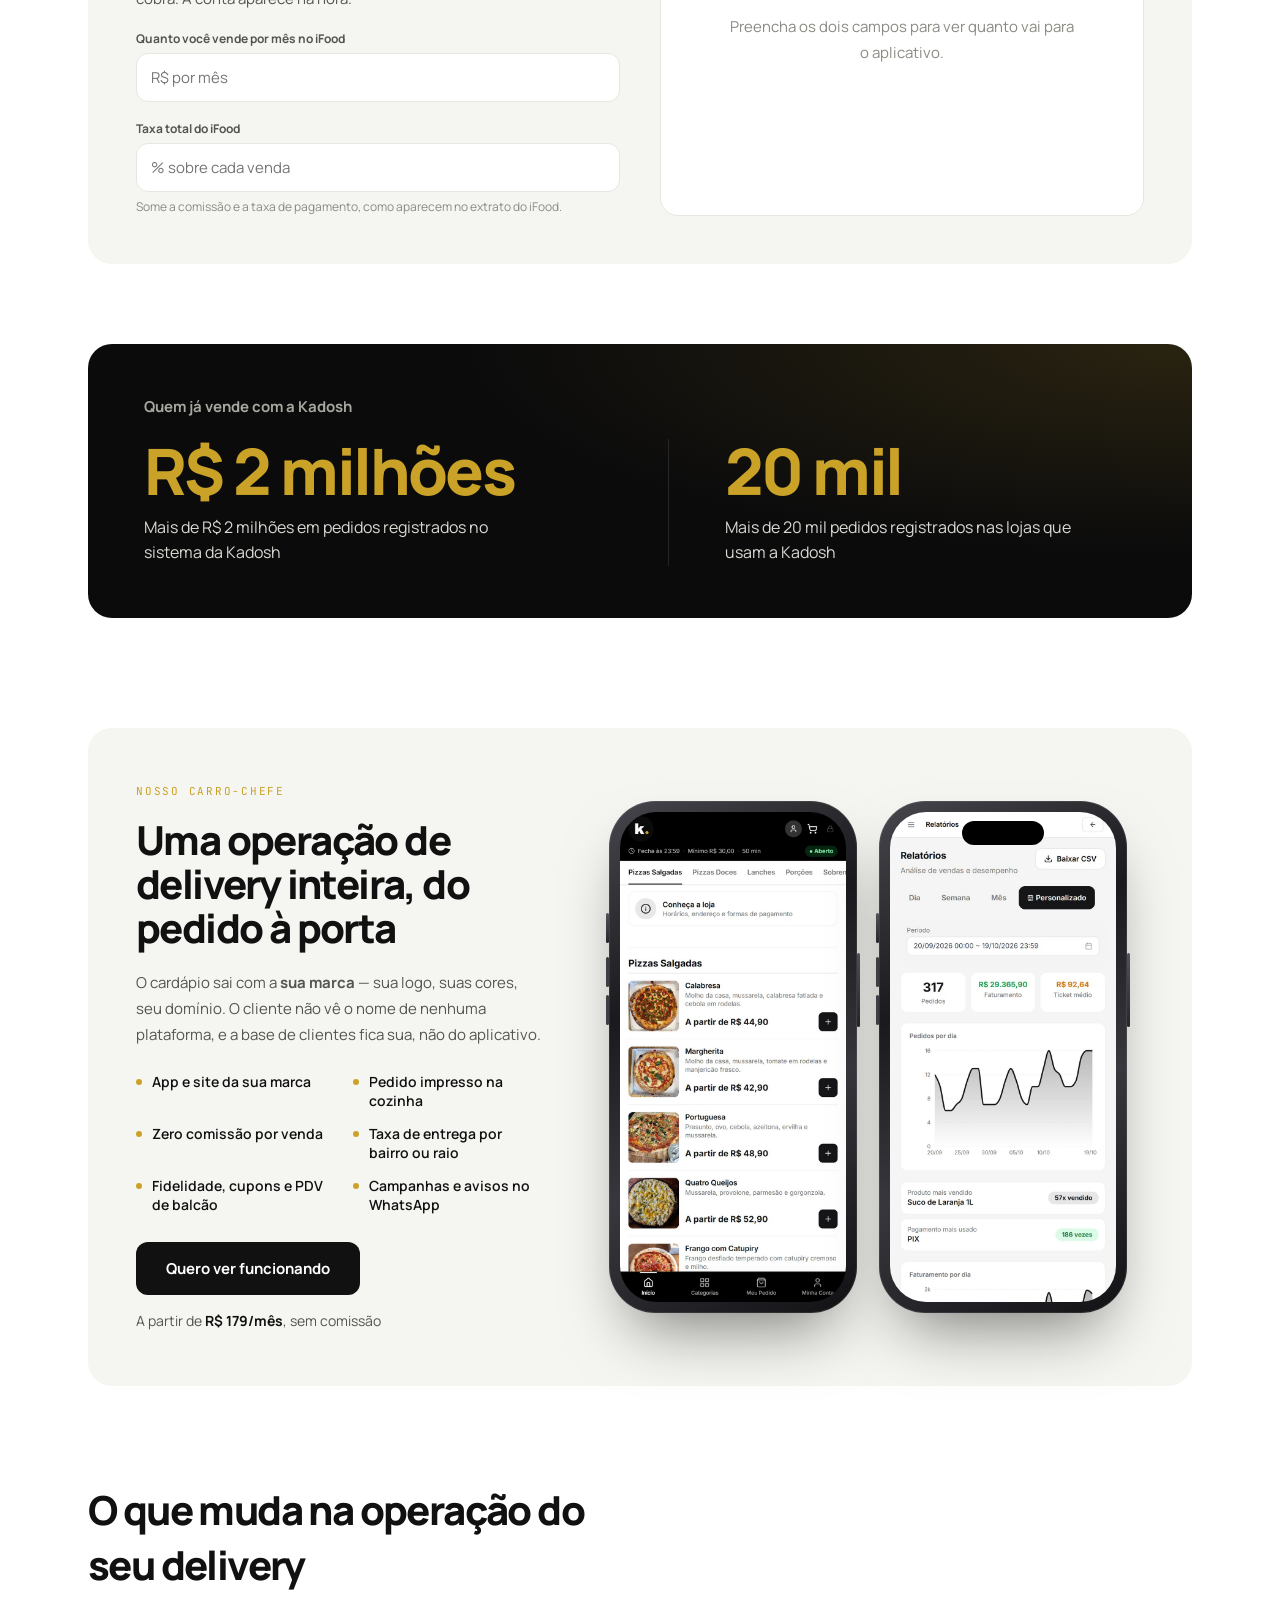
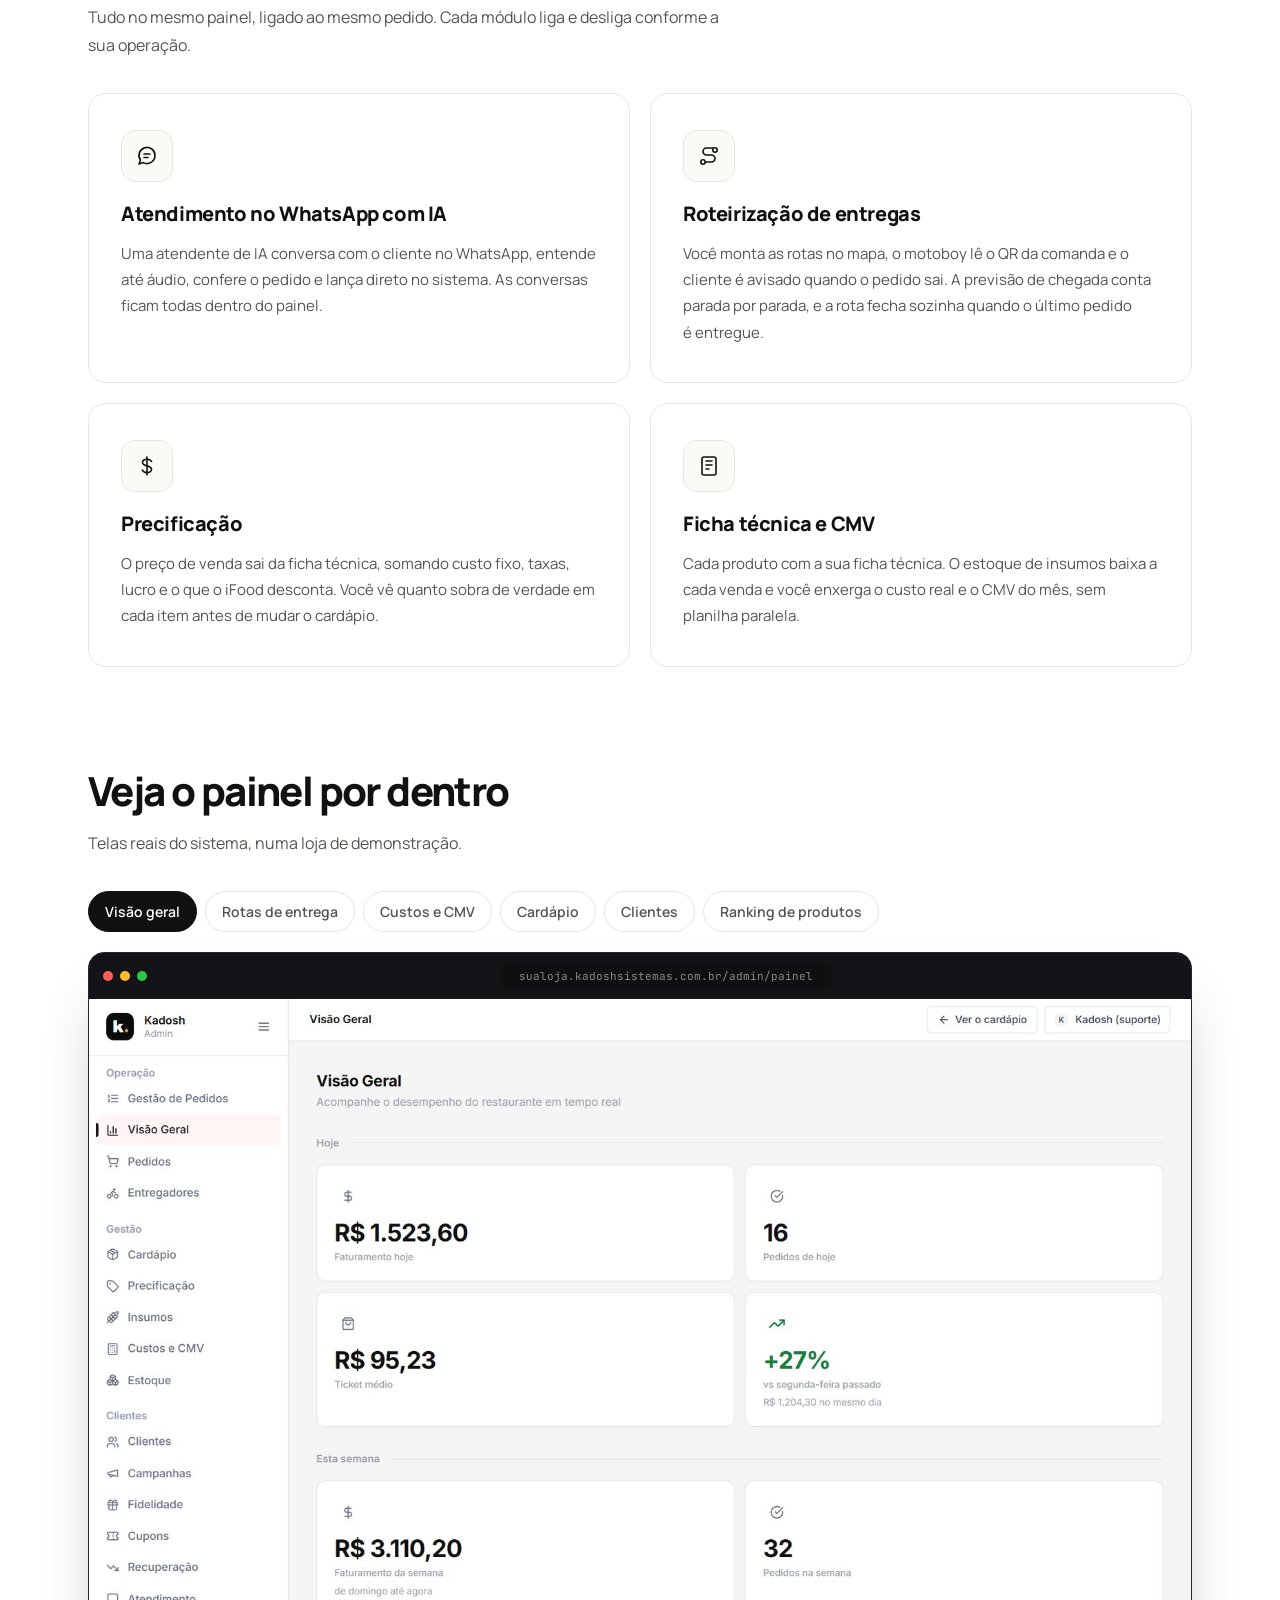
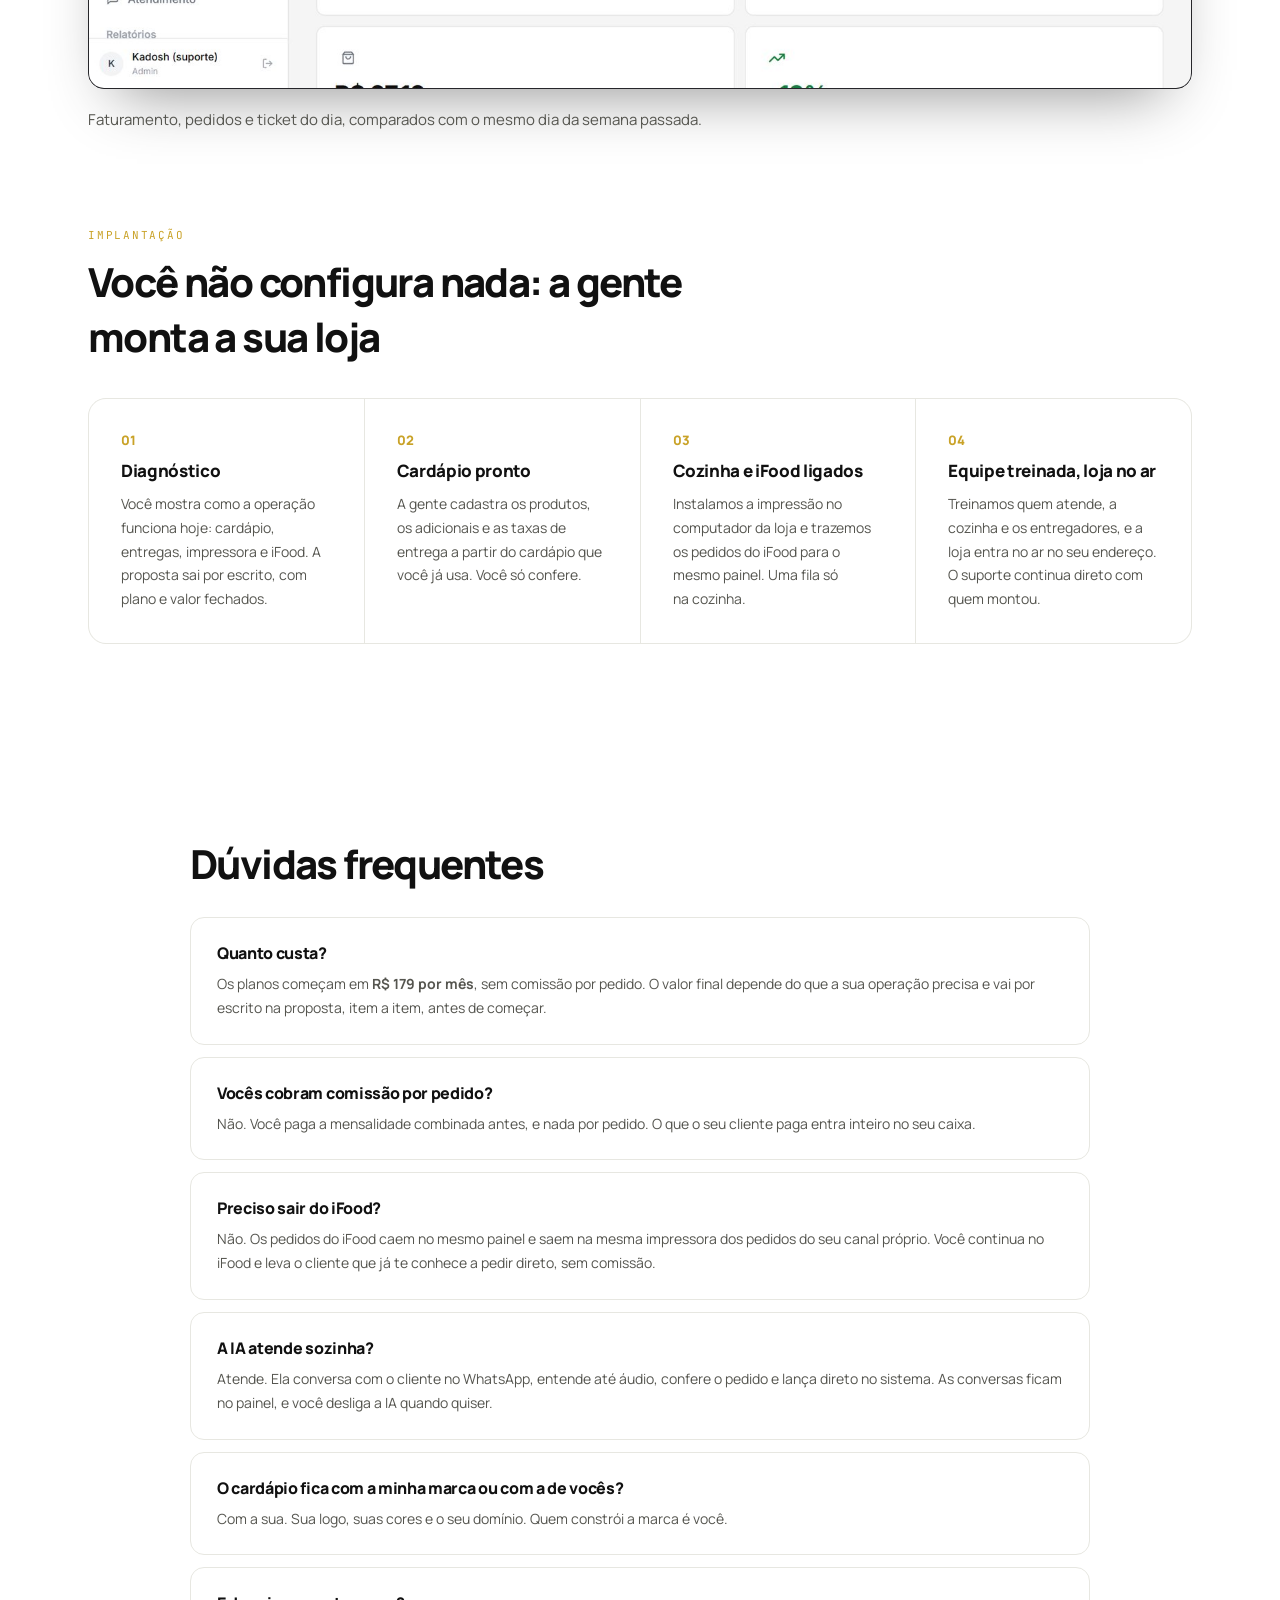
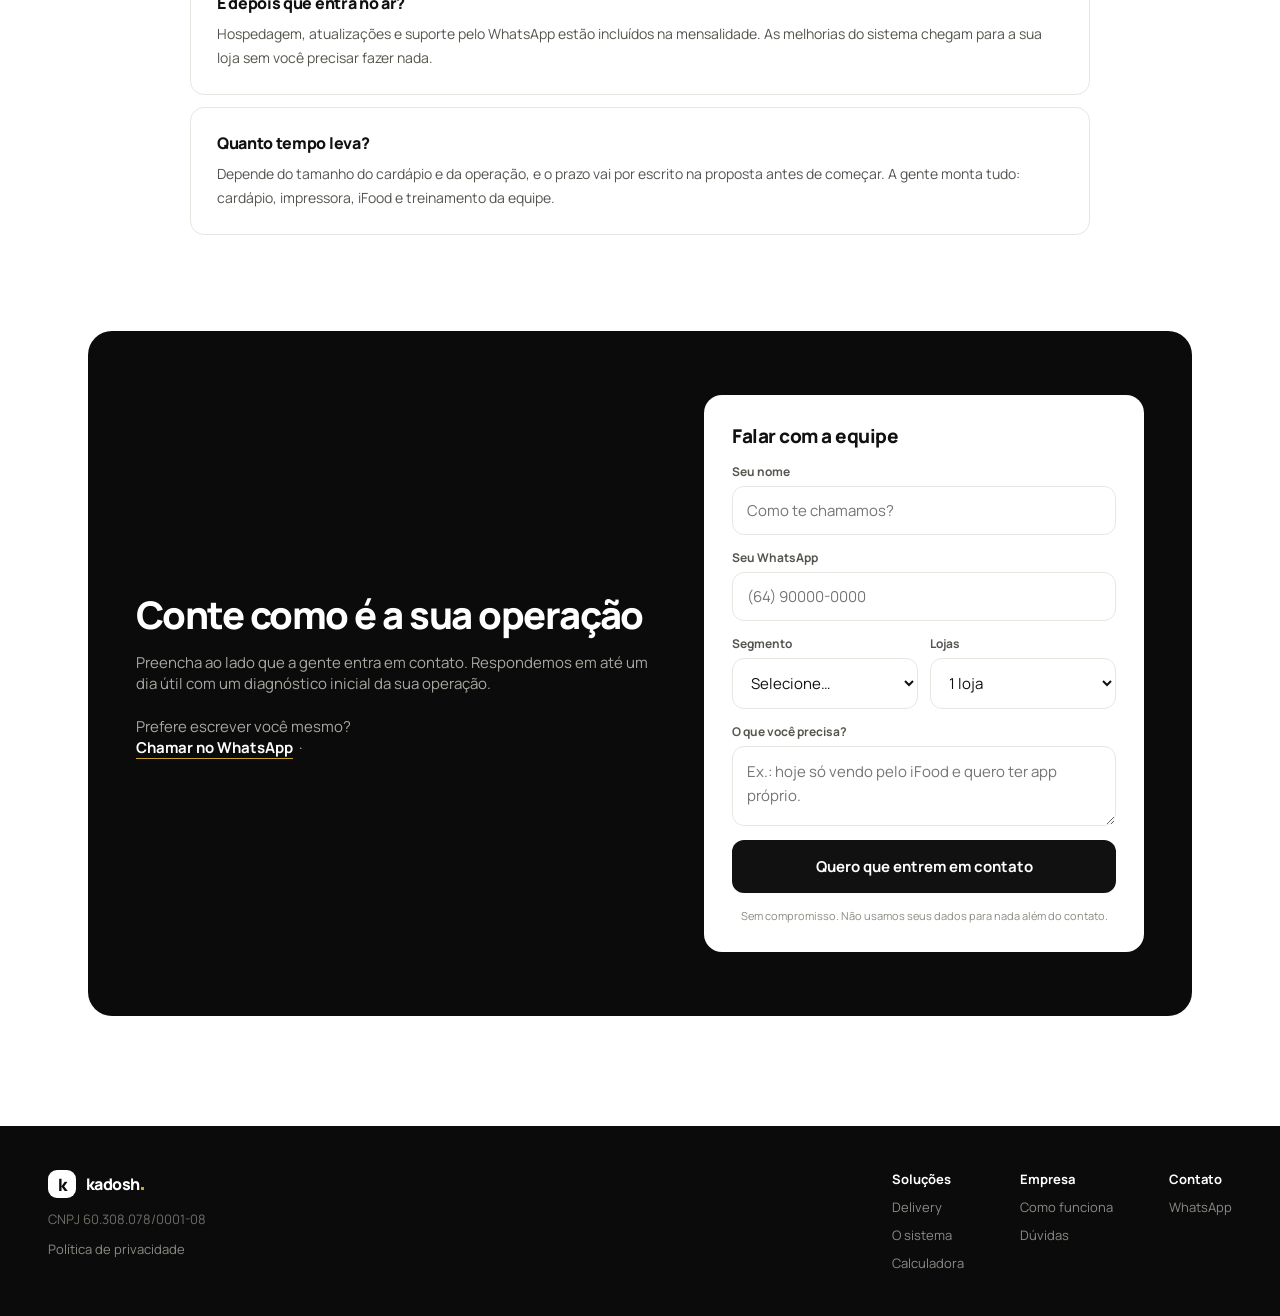
<file: cases/index.html>
<!DOCTYPE html>
<!--
  As lojas saíram do site (pedido do Heitor, 30/10/2026: "nenhum dos grandes mostram as lojas").
  O endereço /cases continua existindo só para levar quem tem o link antigo ao início.
  A versão com os cards está no histórico do git (commit f8a6672).
-->
<html lang="pt-BR">
<head>
<meta charset="utf-8">
<meta name="robots" content="noindex">
<meta http-equiv="refresh" content="0; url=/">
<link rel="canonical" href="https://kadoshsistemas.com.br/">
<title>Kadosh</title>
<script>location.replace("/")</script>
</head>
<body style="background:#0B0B0C"></body>
</html>
</file>
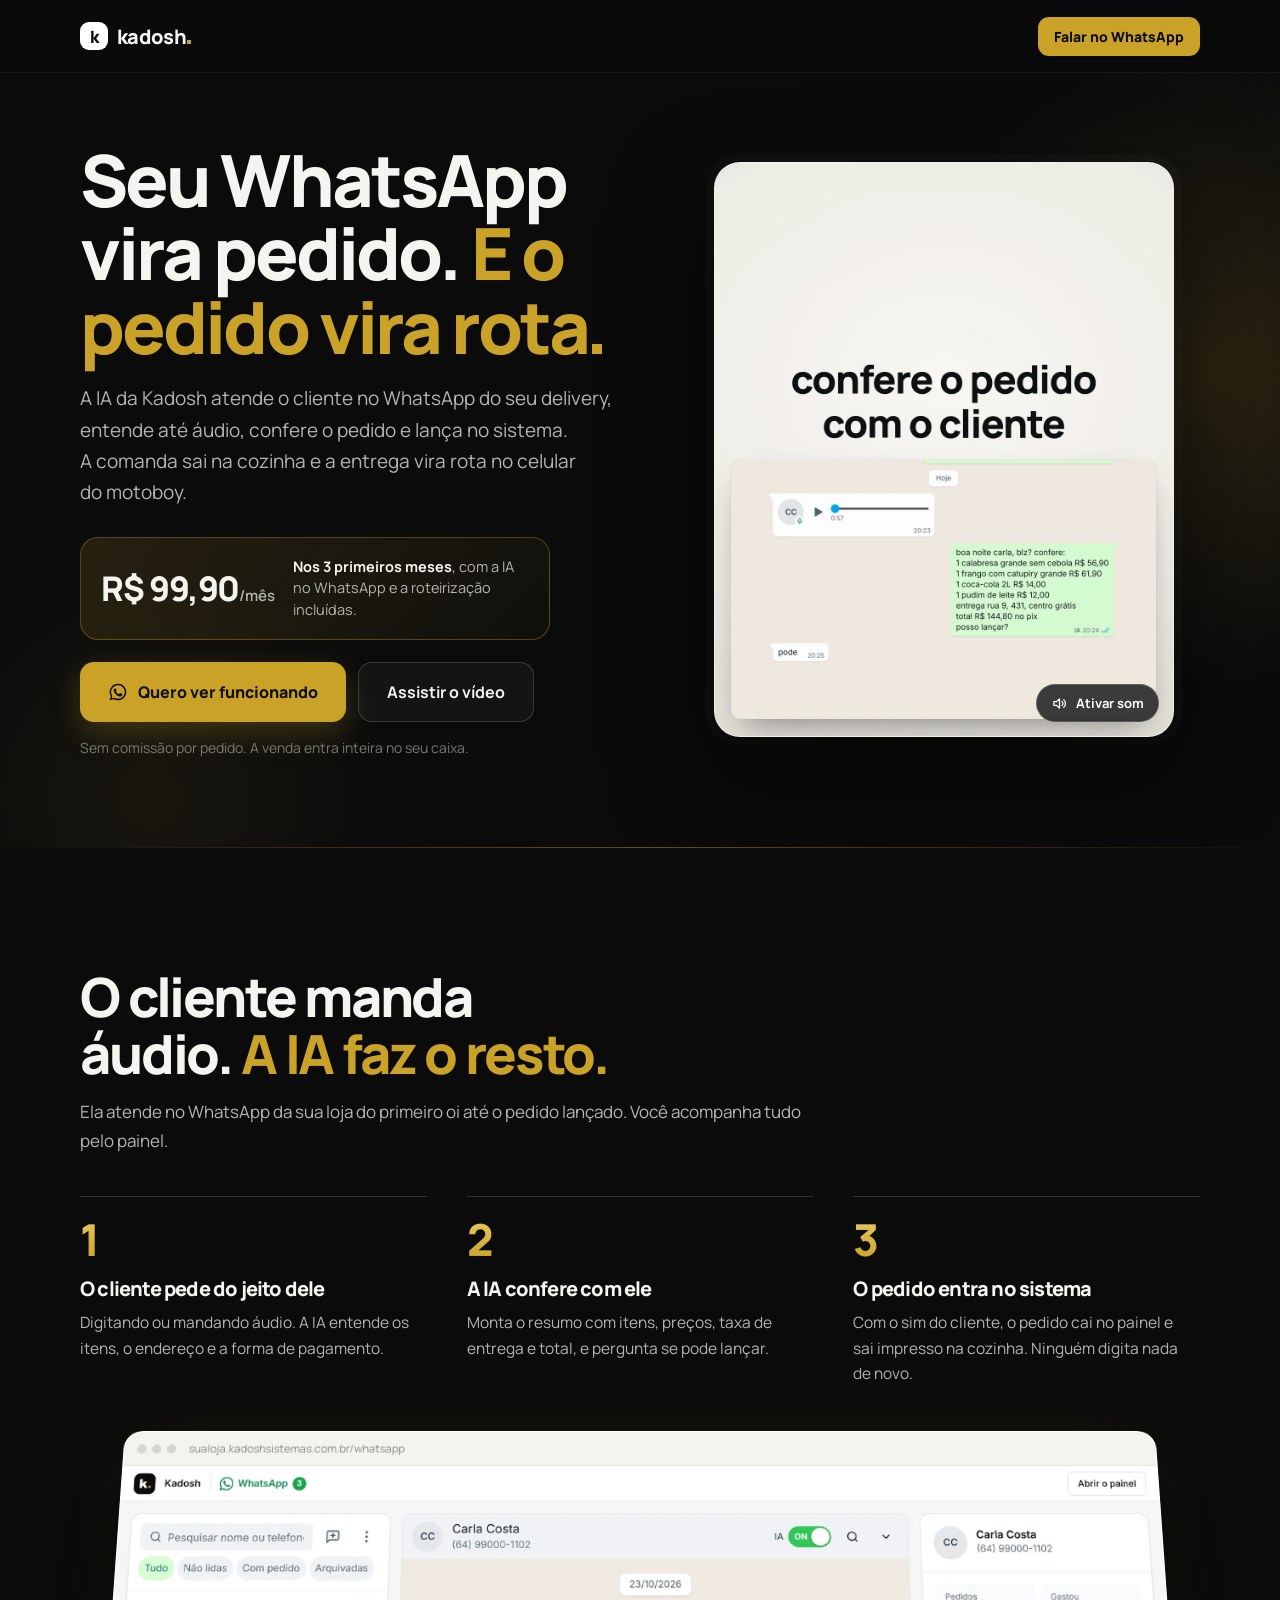
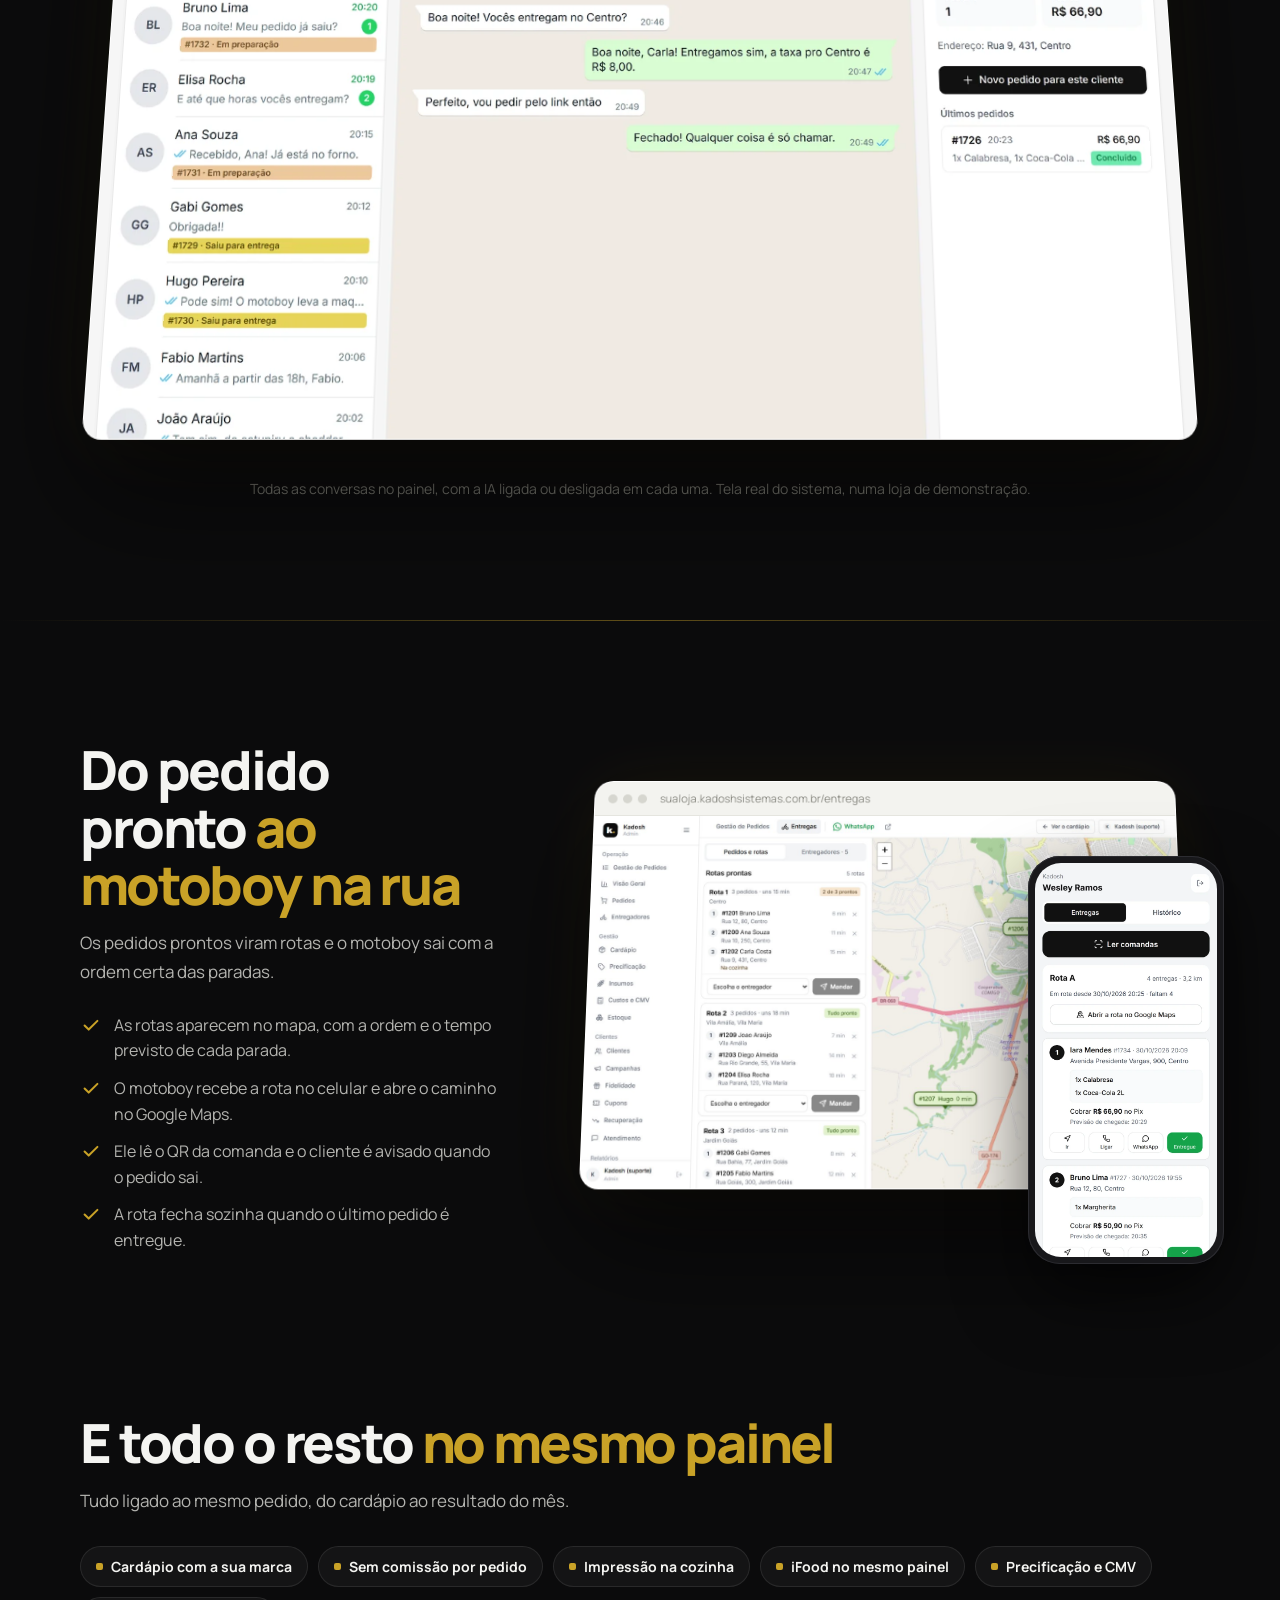
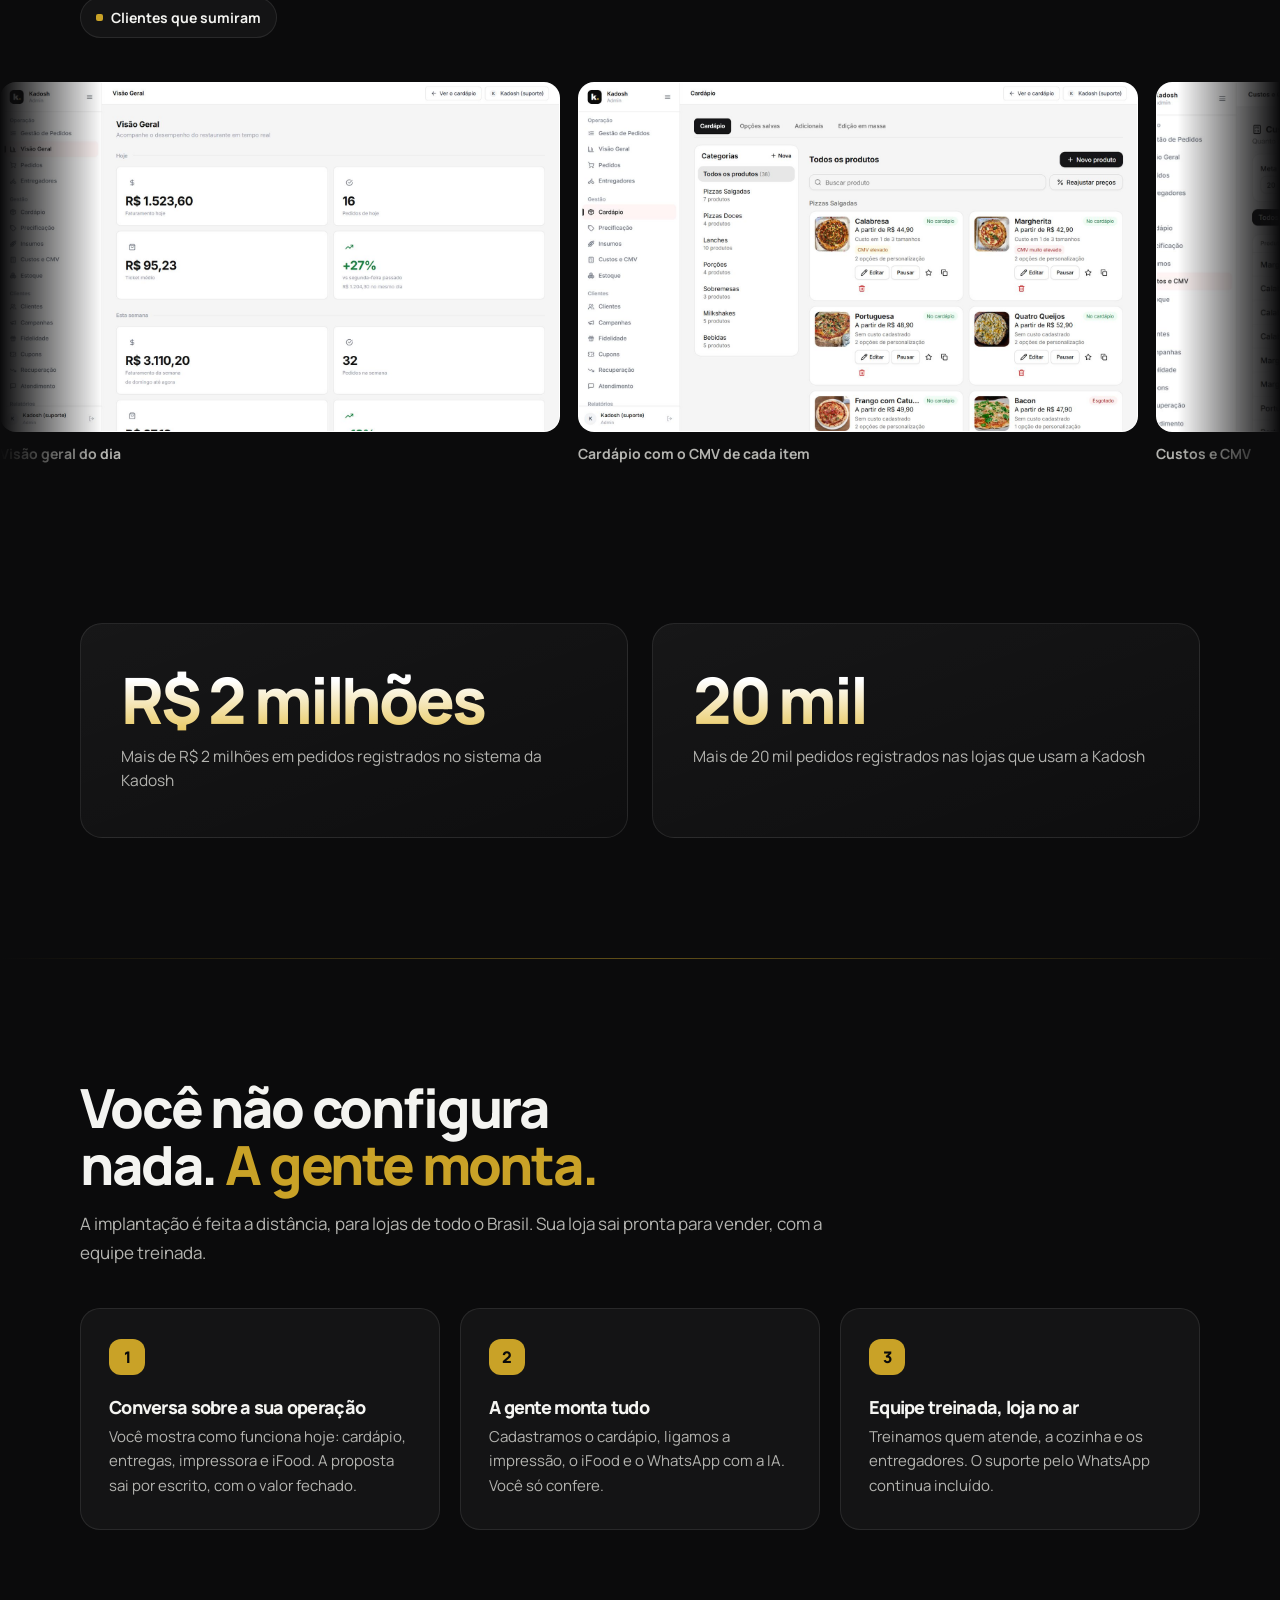
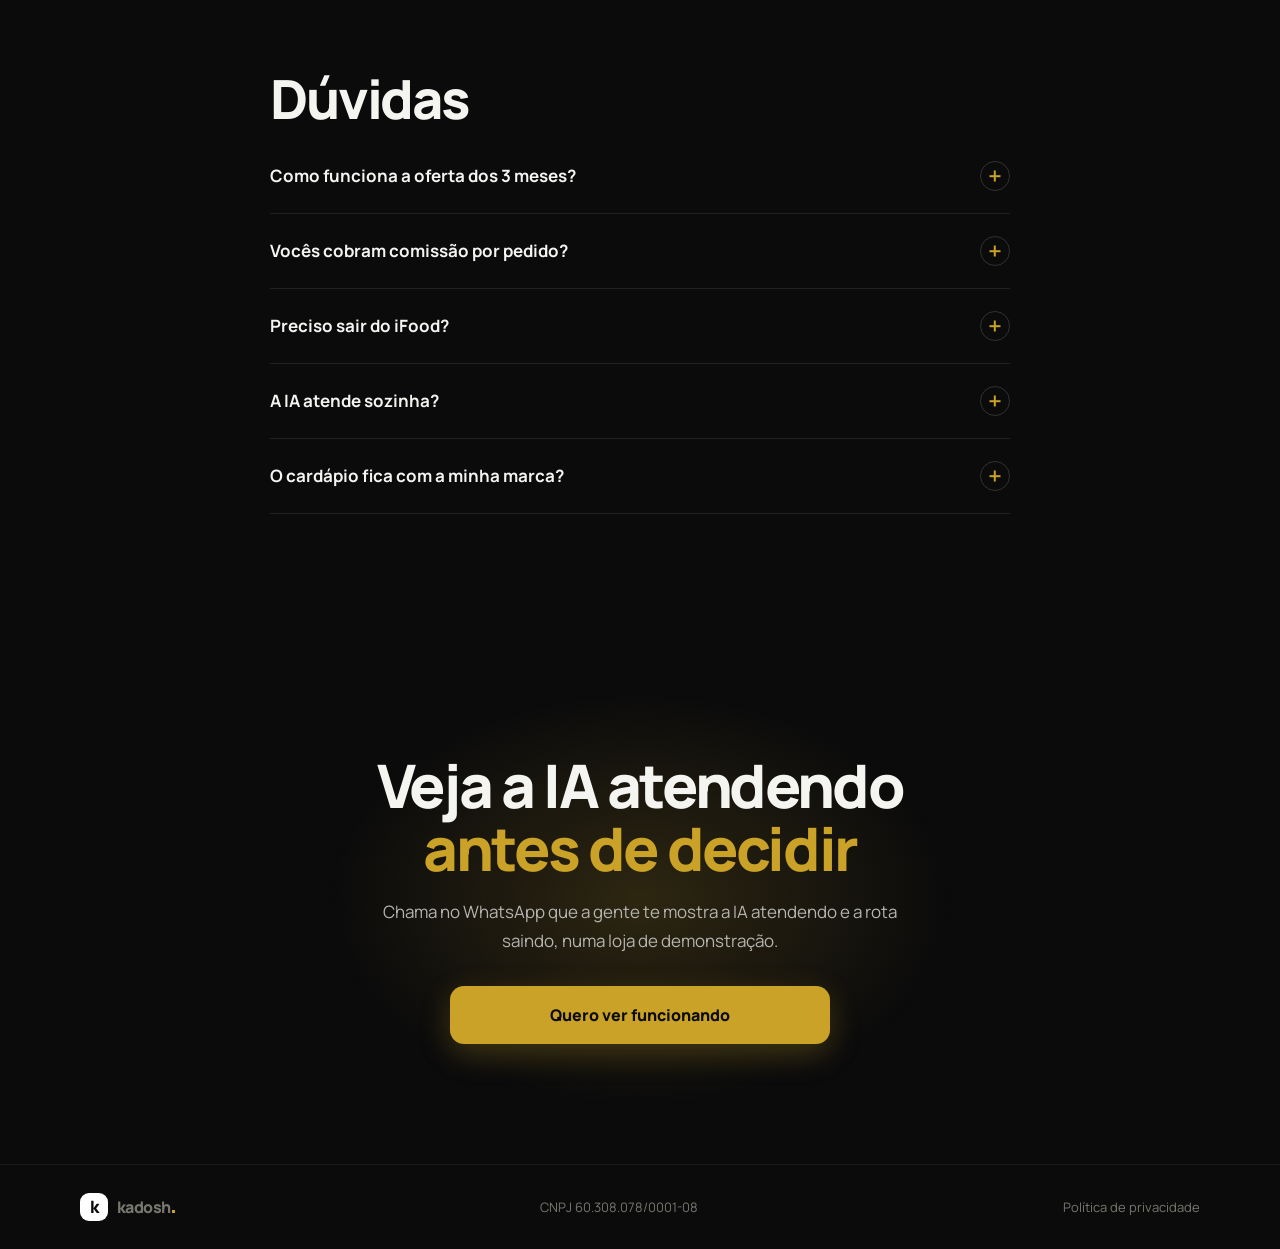
<file: ia/index.html>
<!DOCTYPE html>
<html lang="pt-BR">
<head>
<meta charset="utf-8">
<meta name="viewport" content="width=device-width, initial-scale=1, viewport-fit=cover">
<title>Kadosh | IA no WhatsApp e entregas roteirizadas</title>
<meta name="description" content="A IA da Kadosh atende o seu delivery no WhatsApp, entende até áudio e lança o pedido no sistema. A comanda sai na cozinha e a entrega vira rota no celular do motoboy. Sem comissão por pedido.">
<link rel="icon" href="../assets/favicon.svg" type="image/svg+xml">
<meta property="og:type" content="website">
<meta property="og:site_name" content="Kadosh">
<meta property="og:locale" content="pt_BR">
<meta property="og:title" content="Seu WhatsApp vira pedido. E o pedido vira rota.">
<meta property="og:description" content="IA que atende o WhatsApp do seu delivery, entende áudio e lança o pedido. Entregas roteirizadas no celular do motoboy.">
<meta property="og:url" content="https://kadoshsistemas.com.br/ia">
<meta property="og:image" content="https://kadoshsistemas.com.br/assets/og-kadosh.jpg">
<meta name="theme-color" content="#0B0B0C">
<link rel="preconnect" href="https://fonts.googleapis.com">
<link rel="preconnect" href="https://fonts.gstatic.com" crossorigin>
<link href="https://fonts.googleapis.com/css2?family=Manrope:wght@400;500;600;700;800&display=swap" rel="stylesheet">
<script>document.documentElement.classList.add("js")</script>
<script>
if (/(^|\.)kadoshsistemas\.com\.br$/.test(location.hostname)) {
  !function(f,b,e,v,n,t,s){if(f.fbq)return;n=f.fbq=function(){n.callMethod?n.callMethod.apply(n,arguments):n.queue.push(arguments)};if(!f._fbq)f._fbq=n;n.push=n;n.loaded=!0;n.version="2.0";n.queue=[];t=b.createElement(e);t.async=!0;t.src=v;s=b.getElementsByTagName(e)[0];s.parentNode.insertBefore(t,s)}(window,document,"script","https://connect.facebook.net/en_US/fbevents.js");
  fbq("init", "1077014242042435");
  fbq("track", "PageView");
}
</script>
<style>
  :root{
    --fundo:#0B0B0C;
    --fundo-2:#0F0F11;
    --vidro:rgba(255,255,255,.04);
    --vidro-forte:rgba(255,255,255,.07);
    --borda:rgba(255,255,255,.09);
    --borda-forte:rgba(255,255,255,.16);
    --texto:#F4F4F1;
    --suave:#B4B4B0;
    --apagado:#77776F;
    --dourado:#C9A227;
    --dourado-claro:#E8C860;
  }
  *{box-sizing:border-box}
  html{-webkit-text-size-adjust:100%;scroll-behavior:smooth}
  body{margin:0;background:var(--fundo);color:var(--texto);font-family:Manrope,Helvetica,Arial,sans-serif;-webkit-font-smoothing:antialiased;overflow-x:hidden}
  img,video{display:block;max-width:100%;height:auto}
  a{color:inherit;text-decoration:none}
  h1,h2,h3{margin:0;letter-spacing:-.04em;text-wrap:balance}
  p{margin:0;text-wrap:pretty}
  .caixa{max-width:1200px;margin:0 auto;padding-inline:20px}
  .ouro{color:var(--dourado)}
  .quad{display:inline-block;width:.14em;height:.14em;background:var(--dourado);margin-left:.05em}

  .botao{display:inline-flex;align-items:center;justify-content:center;gap:10px;font-weight:800;font-size:16px;padding:18px 28px;border-radius:14px;background:var(--dourado);color:#0B0B0C;box-shadow:0 10px 30px rgba(201,162,39,.25);transition:transform .2s,box-shadow .2s,background .2s}
  .botao:hover{transform:translateY(-2px);background:var(--dourado-claro);box-shadow:0 16px 40px rgba(201,162,39,.35)}
  .botao svg{width:20px;height:20px;flex:none}
  .botao-vidro{background:var(--vidro);color:var(--texto);border:1px solid var(--borda-forte);box-shadow:none;font-weight:700}
  .botao-vidro:hover{background:var(--vidro-forte);box-shadow:none}

  .logo{display:flex;align-items:center;gap:9px}
  .logo .marca{width:28px;height:28px;border-radius:9px;background:#fff;color:#0B0B0C;display:flex;align-items:center;justify-content:center;font-weight:800;font-size:17px}
  .logo .nome{font-weight:800;font-size:20px;letter-spacing:-.035em}
  .logo .nome i{display:inline-block;width:.2em;height:.2em;background:var(--dourado);margin-left:.06em}

  header{position:sticky;top:0;z-index:40;background:rgba(11,11,12,.72);-webkit-backdrop-filter:blur(14px);backdrop-filter:blur(14px);border-bottom:1px solid rgba(255,255,255,.06)}
  header .caixa{display:flex;align-items:center;justify-content:space-between;height:64px}
  header .botao{font-size:14px;padding:10px 16px;border-radius:11px;box-shadow:none}

  .topo{position:relative;padding:40px 0 56px;overflow:hidden}
  .topo::before{content:"";position:absolute;inset:-20% -30% auto auto;width:900px;height:900px;background:radial-gradient(closest-side,rgba(201,162,39,.16),transparent 70%);pointer-events:none}
  .topo::after{content:"";position:absolute;left:-200px;bottom:-300px;width:700px;height:700px;background:radial-gradient(closest-side,rgba(201,162,39,.07),transparent 70%);pointer-events:none}
  .topo .caixa{position:relative;display:grid;gap:40px}
  .topo h1{font-size:44px;line-height:1.02;font-weight:800}
  .topo .sub{margin-top:20px;font-size:17px;line-height:1.65;color:var(--suave);max-width:560px}
  .oferta{margin-top:28px;position:relative;display:flex;flex-direction:column;gap:6px;padding:18px 20px;border-radius:18px;background:linear-gradient(135deg,rgba(201,162,39,.14),rgba(201,162,39,.03));border:1px solid rgba(201,162,39,.35);max-width:470px}
  .oferta b{font-size:34px;font-weight:800;letter-spacing:-.04em;line-height:1;white-space:nowrap}
  .oferta b small{font-size:15px;font-weight:600;color:var(--suave);letter-spacing:0}
  .oferta span{font-size:14.5px;line-height:1.5;color:var(--suave)}
  .oferta span strong{color:var(--texto)}
  .acoes{margin-top:22px;display:flex;flex-direction:column;gap:12px}
  .acoes .botao{width:100%}
  .nota{margin-top:16px;font-size:14px;color:var(--apagado)}

  section{position:relative;padding:72px 0}
  .linha-ouro{height:1px;background:linear-gradient(90deg,transparent,rgba(201,162,39,.45),transparent);border:0;margin:0}
  .cabeca{max-width:760px}
  .cabeca h2{font-size:34px;line-height:1.06;font-weight:800}
  .cabeca p{margin-top:16px;font-size:17px;line-height:1.7;color:var(--suave)}

  .moldura-video{position:relative;border-radius:26px;overflow:hidden;border:1px solid var(--borda-forte);box-shadow:0 40px 100px rgba(0,0,0,.6),0 0 0 8px rgba(255,255,255,.02);aspect-ratio:4/5;background:#EEEBE4;max-width:460px;margin:0 auto;width:100%}
  .moldura-video video{width:100%;height:100%;object-fit:cover}
  .som{position:absolute;right:14px;bottom:14px;display:flex;align-items:center;gap:8px;font:700 13px Manrope,sans-serif;color:#fff;background:rgba(11,11,12,.78);-webkit-backdrop-filter:blur(8px);backdrop-filter:blur(8px);border:1px solid rgba(255,255,255,.18);border-radius:999px;padding:9px 14px;cursor:pointer}
  .som svg{width:17px;height:17px;fill:none;stroke:currentColor;stroke-width:1.8;stroke-linecap:round;stroke-linejoin:round}
  .pontos{margin-top:26px;display:grid;gap:12px}
  .pontos div{display:flex;gap:12px;align-items:flex-start;font-size:16px;line-height:1.6;color:var(--suave)}
  .pontos div strong{color:var(--texto)}
  .pontos svg{width:22px;height:22px;flex:none;margin-top:1px;fill:none;stroke:var(--dourado);stroke-width:2.2;stroke-linecap:round;stroke-linejoin:round}

  .tres{margin-top:40px;display:grid;gap:26px}
  .tres div{border-top:1px solid var(--borda-forte);padding-top:20px}
  .tres b{display:block;font-size:44px;font-weight:800;letter-spacing:-.05em;line-height:1;background:linear-gradient(180deg,var(--dourado-claro),var(--dourado));-webkit-background-clip:text;background-clip:text;color:transparent}
  .tres h3{margin-top:14px;font-size:20px;font-weight:800}
  .tres p{margin-top:8px;font-size:15.5px;line-height:1.65;color:var(--suave)}

  .tela-grande{margin-top:44px;border-radius:20px;overflow:hidden;border:1px solid var(--borda-forte);background:#fff;box-shadow:0 50px 120px rgba(0,0,0,.65),0 0 80px rgba(201,162,39,.08);transform-origin:center top;will-change:transform}
  .js [data-inclina]{transform:perspective(1800px) rotateX(calc((1 - var(--p,1)) * 14deg)) scale(calc(.92 + var(--p,1) * .08))}
  .barra-janela{display:flex;align-items:center;gap:6px;padding:10px 14px;background:#F3F3EF;border-bottom:1px solid #E4E4DE}
  .barra-janela span{width:10px;height:10px;border-radius:50%;background:#D6D6CF}
  .barra-janela em{font-style:normal;font-size:12px;color:#8A8A83;margin-left:8px;overflow:hidden;text-overflow:ellipsis;white-space:nowrap}
  .legenda{margin-top:18px;font-size:14px;line-height:1.6;color:var(--apagado);text-align:center}

  .rotas{display:grid;gap:40px;align-items:center}
  .rotas .visual{position:relative}
  .rotas .visual .tela-grande{margin-top:0}
  .rotas .visual .tela-grande img{width:100%;max-height:620px;object-fit:cover;object-position:top}
  .motoboy{display:none}

  .pilulas{margin-top:30px;display:flex;flex-wrap:wrap;gap:10px}
  .pilulas span{display:inline-flex;align-items:center;gap:8px;font-size:14px;font-weight:700;padding:10px 15px;border-radius:999px;background:var(--vidro);border:1px solid var(--borda)}
  .pilulas span::before{content:"";width:7px;height:7px;background:var(--dourado);border-radius:2px}
  .vitrine{margin-top:44px;overflow:hidden;-webkit-mask:linear-gradient(90deg,transparent,#000 8%,#000 92%,transparent);mask:linear-gradient(90deg,transparent,#000 8%,#000 92%,transparent)}
  .faixa-telas{display:flex;gap:18px;width:max-content;animation:rolar 60s linear infinite}
  .vitrine:hover .faixa-telas{animation-play-state:paused}
  .faixa-telas figure{margin:0;width:250px;flex:none}
  .faixa-telas .quadro{border-radius:16px;overflow:hidden;border:1px solid var(--borda-forte);background:#fff;height:440px}
  .faixa-telas img{width:100%;height:100%;object-fit:cover;object-position:top}
  .faixa-telas figcaption{margin-top:12px;font-size:14px;font-weight:700;color:var(--suave)}
  @keyframes rolar{to{transform:translateX(-50%)}}

  .numeros{display:grid;gap:16px}
  .numeros div{border-radius:22px;padding:30px 24px;background:linear-gradient(160deg,rgba(255,255,255,.05),rgba(255,255,255,.015));border:1px solid var(--borda)}
  .numeros b{display:block;font-size:52px;font-weight:800;letter-spacing:-.05em;line-height:1;background:linear-gradient(180deg,#fff 20%,var(--dourado-claro));-webkit-background-clip:text;background-clip:text;color:transparent}
  .numeros span{display:block;margin-top:12px;font-size:15.5px;line-height:1.6;color:var(--suave)}

  .implantacao{margin-top:40px;display:grid;gap:14px}
  .implantacao div{position:relative;border-radius:20px;padding:24px 22px 24px 74px;background:var(--vidro);border:1px solid var(--borda)}
  .implantacao b{position:absolute;left:22px;top:24px;width:36px;height:36px;border-radius:12px;background:var(--dourado);color:#0B0B0C;font-weight:800;display:flex;align-items:center;justify-content:center}
  .implantacao h3{font-size:18px;font-weight:800}
  .implantacao p{margin-top:6px;font-size:15px;line-height:1.65;color:var(--suave)}

  .duvidas{max-width:820px;margin:0 auto}
  details{border-bottom:1px solid var(--borda);padding:22px 0}
  details summary{list-style:none;cursor:pointer;display:flex;justify-content:space-between;align-items:center;gap:16px;font-size:17px;font-weight:700}
  details summary::-webkit-details-marker{display:none}
  details summary i{width:30px;height:30px;border-radius:50%;border:1px solid var(--borda-forte);flex:none;position:relative}
  details summary i::before,details summary i::after{content:"";position:absolute;left:50%;top:50%;width:11px;height:1.6px;background:var(--dourado);transform:translate(-50%,-50%)}
  details summary i::after{transform:translate(-50%,-50%) rotate(90deg);transition:transform .2s}
  details[open] summary i::after{transform:translate(-50%,-50%) rotate(0)}
  details p{margin-top:12px;font-size:15.5px;line-height:1.7;color:var(--suave)}

  .final{text-align:center;overflow:hidden}
  .final::before{content:"";position:absolute;left:50%;top:50%;width:900px;height:600px;transform:translate(-50%,-50%);background:radial-gradient(closest-side,rgba(201,162,39,.18),transparent 70%);pointer-events:none}
  .final .caixa{position:relative}
  .final h2{font-size:38px;line-height:1.05;font-weight:800;max-width:760px;margin:0 auto}
  .final p{margin:18px auto 0;font-size:17px;line-height:1.7;color:var(--suave);max-width:560px}
  .final .botao{margin-top:30px;width:100%;max-width:380px}

  footer{border-top:1px solid rgba(255,255,255,.06);padding:28px 0 112px;color:var(--apagado);font-size:13px}
  footer .caixa{display:flex;flex-wrap:wrap;gap:14px 26px;align-items:center;justify-content:space-between}
  footer a:hover{color:#fff}

  .barra-fixa{position:fixed;left:0;right:0;bottom:0;z-index:50;background:rgba(11,11,12,.9);-webkit-backdrop-filter:blur(14px);backdrop-filter:blur(14px);border-top:1px solid var(--borda);padding:12px 16px calc(12px + env(safe-area-inset-bottom));display:flex;align-items:center;gap:12px;transform:translateY(110%);transition:transform .25s}
  .barra-fixa.visivel{transform:none}
  .barra-fixa .preco{flex:1;min-width:0;font-size:13px;line-height:1.35}
  .barra-fixa .preco b{display:block;font-size:17px;font-weight:800}
  .barra-fixa .preco small{color:var(--suave);font-size:12px}
  .barra-fixa .botao{padding:13px 18px;font-size:15px;box-shadow:none}

  .js .surge{opacity:0;transform:translateY(26px);transition:opacity .6s ease,transform .6s cubic-bezier(.2,.8,.2,1)}
  .js .surge.on{opacity:1;transform:none}

  @media (min-width:960px){
    .caixa{padding-inline:40px}
    header .caixa{height:72px}
    .topo{padding:70px 0 90px}
    .topo .caixa{grid-template-columns:1.05fr .95fr;align-items:center;gap:40px}
    .topo h1{font-size:72px}
    .topo .sub{font-size:19px}
    .oferta{flex-direction:row;align-items:center;gap:18px}
    .acoes{flex-direction:row}
    .acoes .botao{width:auto}
    section{padding:120px 0}
    .cabeca h2{font-size:54px}
    .tres{grid-template-columns:repeat(3,1fr);gap:40px}
    .rotas{grid-template-columns:.8fr 1.2fr;gap:70px}
    .motoboy{display:block;position:absolute;right:-24px;bottom:-50px;width:196px;border-radius:32px;background:#18181B;padding:7px;box-shadow:0 30px 70px rgba(0,0,0,.6),inset 0 0 0 1px #2C2C31}
    .motoboy img{border-radius:26px}
    .rotas .visual .tela-grande img{max-height:none}
    .faixa-telas figure{width:560px}
    .faixa-telas .quadro{height:350px}
    .numeros{grid-template-columns:1fr 1fr;gap:24px}
    .numeros div{padding:44px 40px}
    .numeros b{font-size:64px;white-space:nowrap}
    .implantacao{grid-template-columns:repeat(3,1fr);gap:20px}
    .implantacao div{padding:30px 28px;padding-top:86px}
    .implantacao b{left:28px;top:30px}
    .final h2{font-size:60px}
    footer{padding-bottom:28px}
    .barra-fixa{display:none}
  }
  @media (max-width:370px){
    .topo h1{font-size:38px}
  }
  @media (prefers-reduced-motion:reduce){
    .faixa-telas{animation:none}
    .vitrine{overflow-x:auto}
    .js [data-inclina]{transform:none}
    .js .surge{opacity:1;transform:none;transition:none}
  }
</style>
</head>
<body>

<header>
  <div class="caixa">
    <a class="logo" href="/" aria-label="Kadosh"><span class="marca">k</span><span class="nome">kadosh<i></i></span></a>
    <a class="botao" data-zap href="#">Falar no WhatsApp</a>
  </div>
</header>

<main>
<section class="topo">
  <div class="caixa">
    <div>
      <h1>Seu WhatsApp vira pedido. <span class="ouro">E o pedido vira rota<i class="quad"></i></span></h1>
      <p class="sub">A IA da Kadosh atende o cliente no WhatsApp do seu delivery, entende até áudio, confere o pedido e lança no sistema. A comanda sai na cozinha e a entrega vira rota no celular do motoboy.</p>
      <div class="oferta">
        <b>R$ 99,90<small>/mês</small></b>
        <span><strong>Nos 3 primeiros meses</strong>, com a IA no WhatsApp e a roteirização incluídas.</span>
      </div>
      <div class="acoes" id="acoes-topo">
        <a class="botao" data-zap href="#"><svg viewBox="0 0 24 24" aria-hidden="true"><path fill="currentColor" d="M12 2a10 10 0 0 0-8.6 15.1L2 22l5-1.3A10 10 0 1 0 12 2Zm0 18.2c-1.5 0-3-.4-4.3-1.2l-.3-.2-3 .8.8-2.9-.2-.3A8.2 8.2 0 1 1 12 20.2Zm4.5-6.1c-.2-.1-1.5-.7-1.7-.8-.2-.1-.4-.1-.6.1l-.8 1c-.1.2-.3.2-.5.1a6.7 6.7 0 0 1-3.3-2.9c-.2-.4.2-.4.7-1.3.1-.2 0-.3 0-.4l-.8-1.8c-.2-.5-.4-.4-.6-.4h-.5a1 1 0 0 0-.7.3 3 3 0 0 0-.9 2.2c0 1.3.9 2.5 1 2.7.1.2 1.8 2.8 4.4 3.9 1.6.7 2.3.8 3.1.6.5-.1 1.5-.6 1.7-1.2.2-.6.2-1.1.2-1.2-.1-.1-.3-.2-.5-.3Z"/></svg>Quero ver funcionando</a>
        <a class="botao botao-vidro" href="#video" id="assistir">Assistir o vídeo</a>
      </div>
      <p class="nota">Sem comissão por pedido. A venda entra inteira no seu caixa.</p>
    </div>

    <div class="moldura-video" id="video">
      <video id="filme" autoplay muted loop playsinline preload="auto" poster="../assets/ia/audio-vira-pedido.webp" aria-label="Vídeo: o cliente manda um áudio no WhatsApp e a IA da Kadosh lança o pedido no sistema">
        <source src="../assets/ia/audio-vira-pedido.mp4" type="video/mp4">
      </video>
      <button class="som" id="som" type="button"><svg viewBox="0 0 24 24"><path d="M4 9.5h3.5L12 5.5v13l-4.5-4H4z"/><path id="som-onda" d="M15.5 9a4 4 0 0 1 0 6M18 6.5a7.5 7.5 0 0 1 0 11"/></svg><span>Ativar som</span></button>
    </div>
  </div>
</section>

<hr class="linha-ouro">

<section id="como-atende">
  <div class="caixa">
    <div class="cabeca surge">
      <h2>O cliente manda áudio. <span class="ouro">A IA faz o resto.</span></h2>
      <p>Ela atende no WhatsApp da sua loja do primeiro oi até o pedido lançado. Você acompanha tudo pelo painel.</p>
    </div>
    <div class="tres">
      <div class="surge"><b>1</b><h3>O cliente pede do jeito dele</h3><p>Digitando ou mandando áudio. A IA entende os itens, o endereço e a forma de pagamento.</p></div>
      <div class="surge"><b>2</b><h3>A IA confere com ele</h3><p>Monta o resumo com itens, preços, taxa de entrega e total, e pergunta se pode lançar.</p></div>
      <div class="surge"><b>3</b><h3>O pedido entra no sistema</h3><p>Com o sim do cliente, o pedido cai no painel e sai impresso na cozinha. Ninguém digita nada de novo.</p></div>
    </div>
    <div class="tela-grande" data-inclina>
      <div class="barra-janela"><span></span><span></span><span></span><em>sualoja.kadoshsistemas.com.br/whatsapp</em></div>
      <picture>
        <source media="(max-width:640px)" srcset="../assets/ia/atendimento-whatsapp-cel.webp" width="720" height="1363">
        <img src="../assets/ia/atendimento-whatsapp.webp" alt="Tela de atendimento do WhatsApp no painel da Kadosh, com as conversas da loja e a IA ligada" loading="lazy" width="1600" height="843">
      </picture>
    </div>
    <p class="legenda">Todas as conversas no painel, com a IA ligada ou desligada em cada uma. Tela real do sistema, numa loja de demonstração.</p>
  </div>
</section>

<hr class="linha-ouro">

<section>
  <div class="caixa rotas">
    <div class="surge">
      <div class="cabeca">
        <h2>Do pedido pronto <span class="ouro">ao motoboy na rua</span></h2>
        <p>Os pedidos prontos viram rotas e o motoboy sai com a ordem certa das paradas.</p>
      </div>
      <div class="pontos">
        <div><svg viewBox="0 0 24 24"><path d="m5 12.5 4.5 4.5L19 7.5"/></svg><span>As rotas aparecem no mapa, com a ordem e o tempo previsto de cada parada.</span></div>
        <div><svg viewBox="0 0 24 24"><path d="m5 12.5 4.5 4.5L19 7.5"/></svg><span>O motoboy recebe a rota no celular e abre o caminho no Google Maps.</span></div>
        <div><svg viewBox="0 0 24 24"><path d="m5 12.5 4.5 4.5L19 7.5"/></svg><span>Ele lê o QR da comanda e o cliente é avisado quando o pedido sai.</span></div>
        <div><svg viewBox="0 0 24 24"><path d="m5 12.5 4.5 4.5L19 7.5"/></svg><span>A rota fecha sozinha quando o último pedido é entregue.</span></div>
      </div>
    </div>
    <div class="visual">
      <div class="tela-grande" data-inclina>
        <div class="barra-janela"><span></span><span></span><span></span><em>sualoja.kadoshsistemas.com.br/entregas</em></div>
        <picture>
          <source media="(max-width:640px)" srcset="../assets/painel-rotas-cel.jpg" width="645" height="1398">
          <img src="../assets/painel-rotas.jpg" alt="Painel de entregas da Kadosh com as rotas prontas no mapa e a ordem das paradas" loading="lazy" width="1600" height="1000">
        </picture>
      </div>
      <div class="motoboy"><img src="../assets/ia/app-motoboy.webp" alt="App do motoboy com a rota do dia e o botão para abrir no Google Maps" loading="lazy" width="640" height="1385"></div>
    </div>
  </div>
</section>

<section style="padding-top:40px">
  <div class="caixa">
    <div class="cabeca surge">
      <h2>E todo o resto <span class="ouro">no mesmo painel</span></h2>
      <p>Tudo ligado ao mesmo pedido, do cardápio ao resultado do mês.</p>
    </div>
    <div class="pilulas surge">
      <span>Cardápio com a sua marca</span>
      <span>Sem comissão por pedido</span>
      <span>Impressão na cozinha</span>
      <span>iFood no mesmo painel</span>
      <span>Precificação e CMV</span>
      <span>Clientes que sumiram</span>
    </div>
  </div>
  <div class="vitrine surge" aria-label="Telas do painel da Kadosh">
    <div class="faixa-telas" id="faixa-telas">
      <figure><div class="quadro"><picture><source media="(max-width:700px)" srcset="../assets/painel-visao-geral-cel.jpg"><img src="../assets/painel-visao-geral.jpg" alt="Visão geral do dia" loading="lazy"></picture></div><figcaption>Visão geral do dia</figcaption></figure>
      <figure><div class="quadro"><picture><source media="(max-width:700px)" srcset="../assets/painel-cardapio-cel.jpg"><img src="../assets/painel-cardapio.jpg" alt="Cardápio" loading="lazy"></picture></div><figcaption>Cardápio com o CMV de cada item</figcaption></figure>
      <figure><div class="quadro"><picture><source media="(max-width:700px)" srcset="../assets/painel-cmv-cel.jpg"><img src="../assets/painel-cmv.jpg" alt="Custos e CMV" loading="lazy"></picture></div><figcaption>Custos e CMV</figcaption></figure>
      <figure><div class="quadro"><picture><source media="(max-width:700px)" srcset="../assets/painel-clientes-cel.jpg"><img src="../assets/painel-clientes.jpg" alt="Clientes" loading="lazy"></picture></div><figcaption>Quem comprou e quem sumiu</figcaption></figure>
      <figure><div class="quadro"><picture><source media="(max-width:700px)" srcset="../assets/painel-ranking-cel.jpg"><img src="../assets/painel-ranking.jpg" alt="Ranking de produtos" loading="lazy"></picture></div><figcaption>O que mais vende</figcaption></figure>
    </div>
  </div>
</section>

<section style="padding-top:40px">
  <div class="caixa">
    <div class="numeros">
      <div class="surge"><b>R$ 2 milhões</b><span>Mais de R$ 2 milhões em pedidos registrados no sistema da Kadosh</span></div>
      <div class="surge"><b>20 mil</b><span>Mais de 20 mil pedidos registrados nas lojas que usam a Kadosh</span></div>
    </div>
  </div>
</section>

<hr class="linha-ouro">

<section>
  <div class="caixa">
    <div class="cabeca surge">
      <h2>Você não configura nada. <span class="ouro">A gente monta.</span></h2>
      <p>A implantação é feita a distância, para lojas de todo o Brasil. Sua loja sai pronta para vender, com a equipe treinada.</p>
    </div>
    <div class="implantacao">
      <div class="surge"><b>1</b><h3>Conversa sobre a sua operação</h3><p>Você mostra como funciona hoje: cardápio, entregas, impressora e iFood. A proposta sai por escrito, com o valor fechado.</p></div>
      <div class="surge"><b>2</b><h3>A gente monta tudo</h3><p>Cadastramos o cardápio, ligamos a impressão, o iFood e o WhatsApp com a IA. Você só confere.</p></div>
      <div class="surge"><b>3</b><h3>Equipe treinada, loja no ar</h3><p>Treinamos quem atende, a cozinha e os entregadores. O suporte pelo WhatsApp continua incluído.</p></div>
    </div>
  </div>
</section>

<section style="padding-top:20px">
  <div class="caixa duvidas surge">
    <div class="cabeca" style="margin-bottom:12px"><h2>Dúvidas</h2></div>
    <details>
      <summary>Como funciona a oferta dos 3 meses?<i></i></summary>
      <p>Vale para lojas de todo o Brasil. Nos 3 primeiros meses a mensalidade é de R$ 99,90, com a IA no WhatsApp e a roteirização incluídas. A partir do 4º mês, fica em até R$ 300 por mês, conforme os módulos que a sua loja usa. O valor fechado vai por escrito na proposta, antes de começar.</p>
    </details>
    <details>
      <summary>Vocês cobram comissão por pedido?<i></i></summary>
      <p>Não. Você paga a mensalidade combinada e nada por pedido. O que o seu cliente paga entra inteiro no seu caixa.</p>
    </details>
    <details>
      <summary>Preciso sair do iFood?<i></i></summary>
      <p>Não. Os pedidos do iFood caem no mesmo painel e saem na mesma impressora dos pedidos do seu canal próprio. Você continua no iFood e leva o cliente que já te conhece a pedir direto.</p>
    </details>
    <details>
      <summary>A IA atende sozinha?<i></i></summary>
      <p>Atende. Ela conversa com o cliente no WhatsApp, entende até áudio, confere o pedido e lança direto no sistema. As conversas ficam no painel, e você desliga a IA quando quiser.</p>
    </details>
    <details>
      <summary>O cardápio fica com a minha marca?<i></i></summary>
      <p>Fica. Sua logo, suas cores e o seu endereço. Quem constrói a marca é você.</p>
    </details>
  </div>
</section>

<section class="final">
  <div class="caixa surge">
    <h2>Veja a IA atendendo <span class="ouro">antes de decidir</span></h2>
    <p>Chama no WhatsApp que a gente te mostra a IA atendendo e a rota saindo, numa loja de demonstração.</p>
    <a class="botao" data-zap href="#">Quero ver funcionando</a>
  </div>
</section>
</main>

<footer>
  <div class="caixa">
    <a class="logo" href="/" aria-label="Kadosh"><span class="marca">k</span><span class="nome" style="font-size:16px">kadosh<i></i></span></a>
    <span>CNPJ 60.308.078/0001-08</span>
    <a href="/privacidade">Política de privacidade</a>
  </div>
</footer>

<div class="barra-fixa" id="barra-fixa">
  <div class="preco"><b>R$ 99,90/mês</b><small>nos 3 primeiros meses</small></div>
  <a class="botao" data-zap href="#">Quero ver funcionando</a>
</div>

<script>
(() => {
  const WHATSAPP = "5564993404936";
  const MENSAGEM = "Oi! Vim pela página da Kadosh e quero ver a IA e a roteirização funcionando.";
  const link = "https://wa.me/" + WHATSAPP + "?text=" + encodeURIComponent(MENSAGEM);
  document.querySelectorAll("[data-zap]").forEach(a => {
    a.href = link; a.target = "_blank"; a.rel = "noopener";
    a.addEventListener("click", () => { if (window.fbq) fbq("track", "Contact"); });
  });

  const calmo = matchMedia("(prefers-reduced-motion: reduce)").matches;
  const temIO = "IntersectionObserver" in window;

  const surgem = [...document.querySelectorAll(".surge")];
  const revelarVisiveis = () => surgem.forEach(el => { if (!el.classList.contains("on") && el.getBoundingClientRect().top < innerHeight) el.classList.add("on"); });
  if (!temIO || calmo) surgem.forEach(el => el.classList.add("on"));
  else {
    const io = new IntersectionObserver(es => es.forEach(e => { if (e.isIntersecting) { e.target.classList.add("on"); io.unobserve(e.target); } }), { rootMargin: "0px 0px -8% 0px" });
    surgem.forEach(el => io.observe(el));
    setTimeout(revelarVisiveis, 300);
    let espera;
    addEventListener("scroll", () => { clearTimeout(espera); espera = setTimeout(revelarVisiveis, 150); }, { passive: true });
    addEventListener("resize", revelarVisiveis);
  }

  const inclinados = [...document.querySelectorAll("[data-inclina]")];
  let pedido = false;
  const inclinar = () => {
    pedido = false;
    const vh = innerHeight;
    inclinados.forEach(el => {
      const r = el.getBoundingClientRect();
      const p = Math.max(0, Math.min(1, 1 - (r.top - vh * 0.12) / (vh * 0.7)));
      el.style.setProperty("--p", p.toFixed(3));
    });
  };
  if (!calmo && inclinados.length) {
    addEventListener("scroll", () => { if (!pedido) { pedido = true; requestAnimationFrame(inclinar); } }, { passive: true });
    addEventListener("resize", inclinar);
    inclinar();
  }

  const barra = document.getElementById("barra-fixa");
  const acoes = document.getElementById("acoes-topo");
  if (barra && acoes && temIO) {
    new IntersectionObserver(([e]) => barra.classList.toggle("visivel", !e.isIntersecting && e.boundingClientRect.top < 0)).observe(acoes);
  }

  const filme = document.getElementById("filme");
  const som = document.getElementById("som");
  if (filme) {
    const comSom = ligar => {
      filme.muted = !ligar;
      if (ligar) filme.currentTime = 0;
      filme.play().catch(() => {});
      som.querySelector("span").textContent = ligar ? "Tirar som" : "Ativar som";
      document.getElementById("som-onda").style.opacity = ligar ? .35 : 1;
    };
    if (temIO) new IntersectionObserver(([e]) => { if (e.isIntersecting) filme.play().catch(() => {}); else filme.pause(); }, { threshold: .35 }).observe(filme);
    else filme.play().catch(() => {});
    som.addEventListener("click", () => comSom(filme.muted));
    const assistir = document.getElementById("assistir");
    if (assistir) assistir.addEventListener("click", ev => { ev.preventDefault(); filme.scrollIntoView({ behavior: calmo ? "auto" : "smooth", block: "center" }); comSom(true); });
  }
})();
</script>
</body>
</html>
</file>
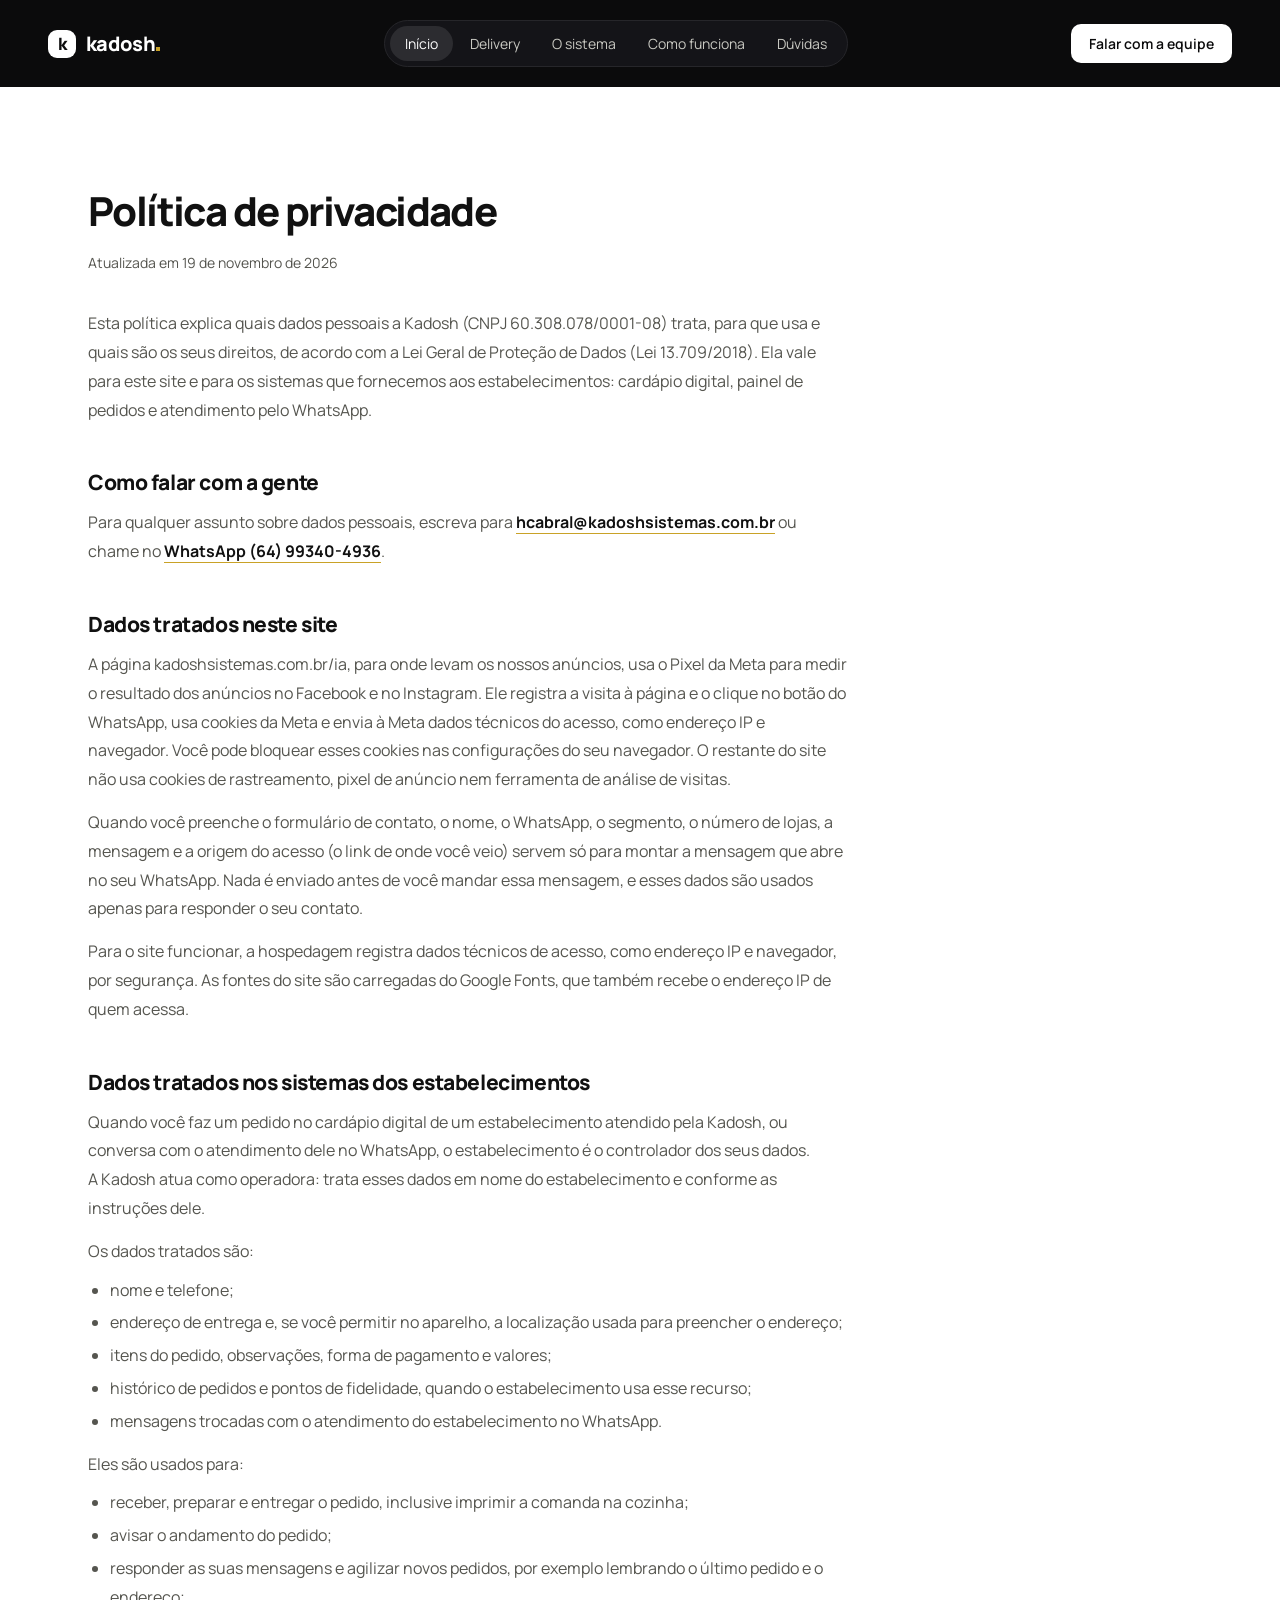
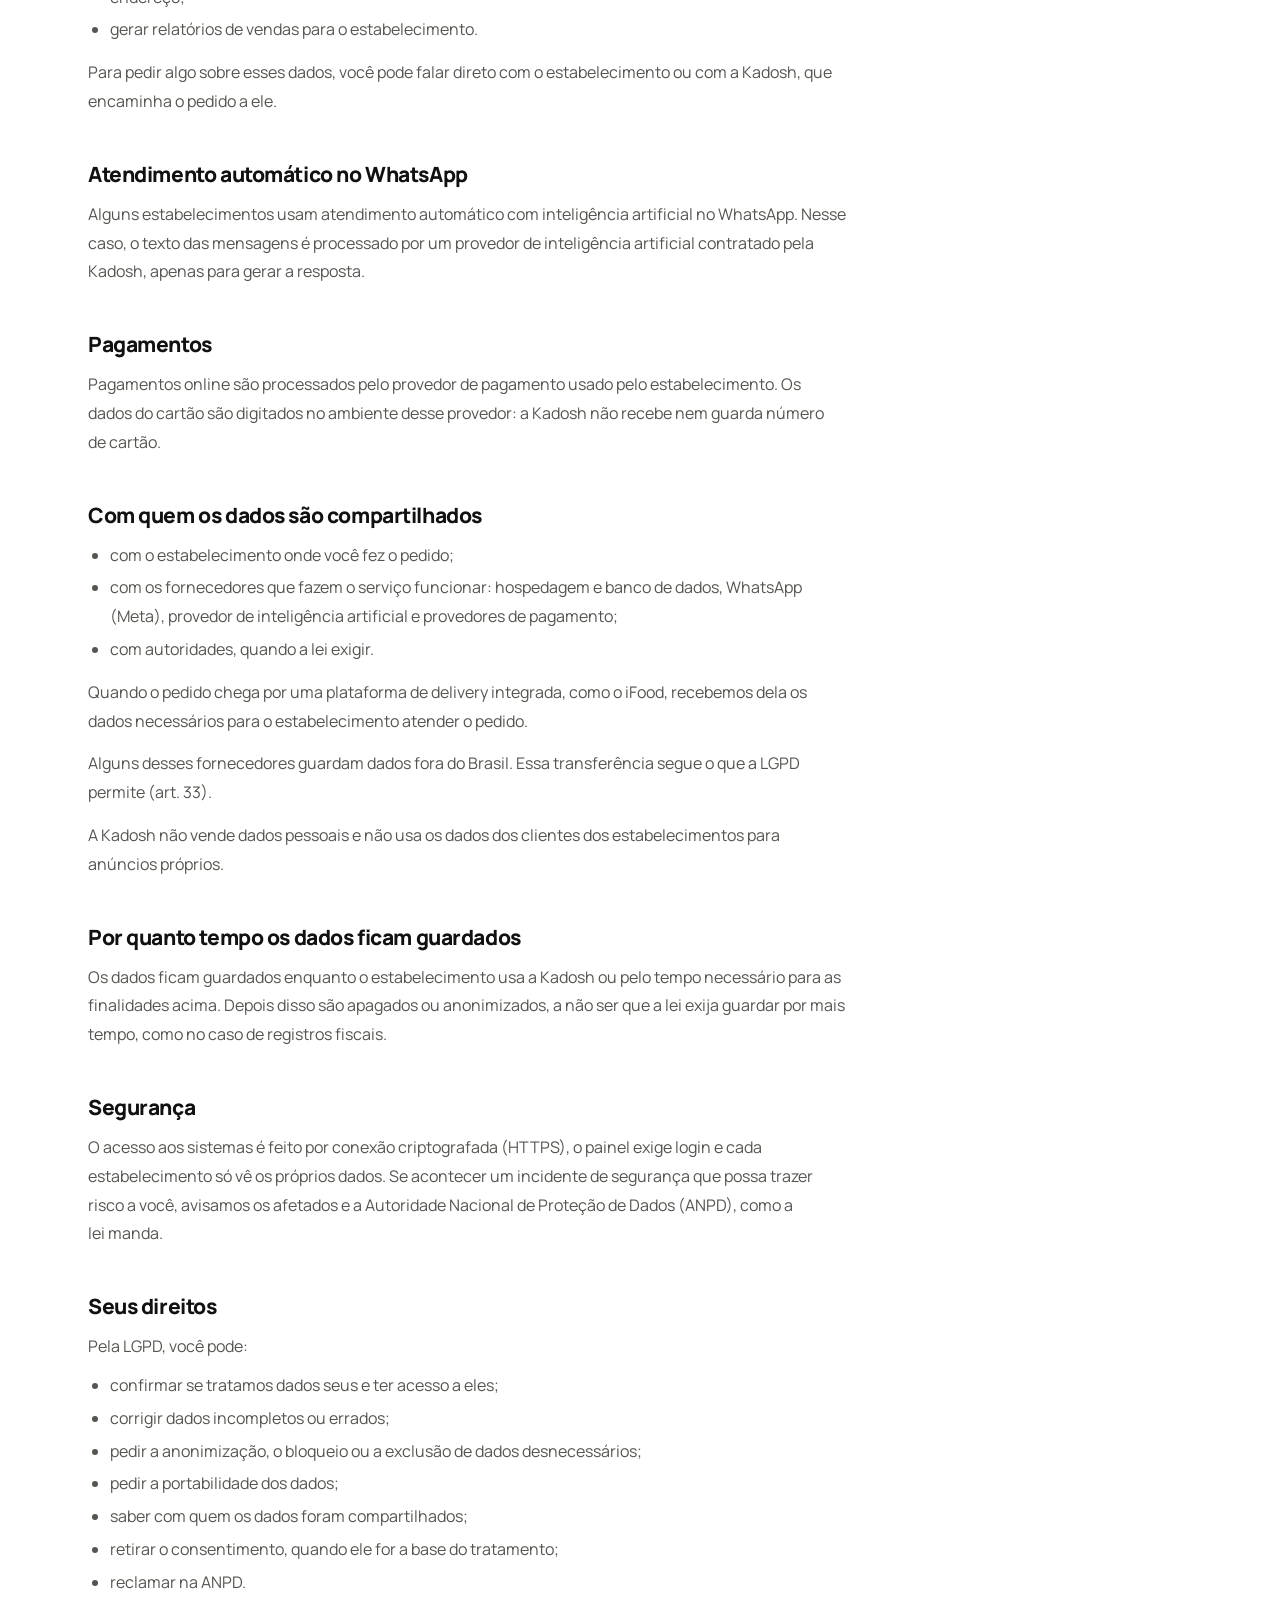
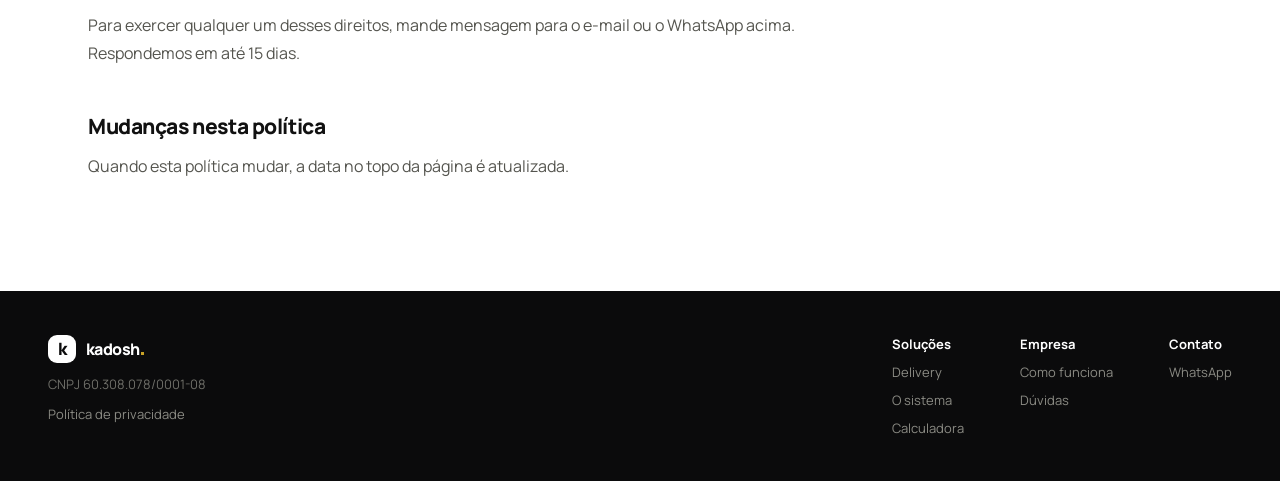
<file: privacidade/index.html>
<!DOCTYPE html>
<!--
  Política de privacidade, atende em /privacidade (mesmo esquema da pasta cases/).
  Usa o /assets/estilo.css e o /assets/site.js da home. O link para esta página fica no rodapé,
  embaixo do CNPJ, fora das colunas que o painel reescreve.
-->
<html lang="pt-BR">
<head>
<meta charset="utf-8">
<meta name="viewport" content="width=device-width, initial-scale=1">
<title>Política de privacidade | Kadosh</title>
<meta name="description" content="Como a Kadosh trata dados pessoais no site e nos sistemas que fornece aos estabelecimentos: cardápio digital, painel de pedidos e atendimento pelo WhatsApp.">
<link rel="icon" href="/assets/favicon.svg" type="image/svg+xml">
<link rel="canonical" href="https://kadoshsistemas.com.br/privacidade">
<meta property="og:type" content="website">
<meta property="og:site_name" content="Kadosh">
<meta property="og:locale" content="pt_BR">
<meta property="og:title" content="Política de privacidade | Kadosh">
<meta property="og:description" content="Quais dados a Kadosh trata, para que usa e quais são os seus direitos.">
<meta property="og:url" content="https://kadoshsistemas.com.br/privacidade">
<meta property="og:image" content="https://kadoshsistemas.com.br/assets/og-kadosh.jpg">
<meta name="twitter:card" content="summary_large_image">
<meta name="theme-color" content="#0B0B0C">
<link rel="preconnect" href="https://fonts.gstatic.com" crossorigin>
<link href="https://fonts.googleapis.com/css2?family=Manrope:wght@400;500;600;700;800&family=JetBrains+Mono:wght@400&display=swap" rel="stylesheet">
<link rel="stylesheet" href="/assets/estilo.css">
</head>
<body>
<script>document.documentElement.classList.add('anim')</script>

<header>
  <a class="logo" href="/"><span class="mark">k</span><span class="word">kadosh<i class="quad"></i></span></a>
  <nav>
    <a href="/">Início</a>
    <a href="/#delivery">Delivery</a>
    <a href="/#operacao">O sistema</a>
    <a href="/#como">Como funciona</a>
    <a href="/#faq">Dúvidas</a>
  </nav>
  <div class="head-cta">
    <a class="btn" href="/#contato">Falar com a equipe</a>
  </div>
</header>

<main>
<section class="wrap politica">
  <div class="sec-head">
    <h2>Política de privacidade</h2>
    <p class="atualizada">Atualizada em 19 de novembro de 2026</p>
  </div>

  <article>
    <p>Esta política explica quais dados pessoais a Kadosh (CNPJ 60.308.078/0001-08) trata, para que usa e quais são os seus direitos, de acordo com a Lei Geral de Proteção de Dados (Lei 13.709/2018). Ela vale para este site e para os sistemas que fornecemos aos estabelecimentos: cardápio digital, painel de pedidos e atendimento pelo WhatsApp.</p>

    <h3>Como falar com a gente</h3>
    <p>Para qualquer assunto sobre dados pessoais, escreva para <a href="mailto:hcabral@kadoshsistemas.com.br">hcabral@kadoshsistemas.com.br</a> ou chame no <a data-link="wa" href="https://wa.me/5564993404936">WhatsApp (64) 99340-4936</a>.</p>

    <h3>Dados tratados neste site</h3>
    <p>A página kadoshsistemas.com.br/ia, para onde levam os nossos anúncios, usa o Pixel da Meta para medir o resultado dos anúncios no Facebook e no Instagram. Ele registra a visita à página e o clique no botão do WhatsApp, usa cookies da Meta e envia à Meta dados técnicos do acesso, como endereço IP e navegador. Você pode bloquear esses cookies nas configurações do seu navegador. O restante do site não usa cookies de rastreamento, pixel de anúncio nem ferramenta de análise de visitas.</p>
    <p>Quando você preenche o formulário de contato, o nome, o WhatsApp, o segmento, o número de lojas, a mensagem e a origem do acesso (o link de onde você veio) servem só para montar a mensagem que abre no seu WhatsApp. Nada é enviado antes de você mandar essa mensagem, e esses dados são usados apenas para responder o seu contato.</p>
    <p>Para o site funcionar, a hospedagem registra dados técnicos de acesso, como endereço IP e navegador, por segurança. As fontes do site são carregadas do Google Fonts, que também recebe o endereço IP de quem acessa.</p>

    <h3>Dados tratados nos sistemas dos estabelecimentos</h3>
    <p>Quando você faz um pedido no cardápio digital de um estabelecimento atendido pela Kadosh, ou conversa com o atendimento dele no WhatsApp, o estabelecimento é o controlador dos seus dados. A Kadosh atua como operadora: trata esses dados em nome do estabelecimento e conforme as instruções dele.</p>
    <p>Os dados tratados são:</p>
    <ul>
      <li>nome e telefone;</li>
      <li>endereço de entrega e, se você permitir no aparelho, a localização usada para preencher o endereço;</li>
      <li>itens do pedido, observações, forma de pagamento e valores;</li>
      <li>histórico de pedidos e pontos de fidelidade, quando o estabelecimento usa esse recurso;</li>
      <li>mensagens trocadas com o atendimento do estabelecimento no WhatsApp.</li>
    </ul>
    <p>Eles são usados para:</p>
    <ul>
      <li>receber, preparar e entregar o pedido, inclusive imprimir a comanda na cozinha;</li>
      <li>avisar o andamento do pedido;</li>
      <li>responder as suas mensagens e agilizar novos pedidos, por exemplo lembrando o último pedido e o endereço;</li>
      <li>gerar relatórios de vendas para o estabelecimento.</li>
    </ul>
    <p>Para pedir algo sobre esses dados, você pode falar direto com o estabelecimento ou com a Kadosh, que encaminha o pedido a ele.</p>

    <h3>Atendimento automático no WhatsApp</h3>
    <p>Alguns estabelecimentos usam atendimento automático com inteligência artificial no WhatsApp. Nesse caso, o texto das mensagens é processado por um provedor de inteligência artificial contratado pela Kadosh, apenas para gerar a resposta.</p>

    <h3>Pagamentos</h3>
    <p>Pagamentos online são processados pelo provedor de pagamento usado pelo estabelecimento. Os dados do cartão são digitados no ambiente desse provedor: a Kadosh não recebe nem guarda número de cartão.</p>

    <h3>Com quem os dados são compartilhados</h3>
    <ul>
      <li>com o estabelecimento onde você fez o pedido;</li>
      <li>com os fornecedores que fazem o serviço funcionar: hospedagem e banco de dados, WhatsApp (Meta), provedor de inteligência artificial e provedores de pagamento;</li>
      <li>com autoridades, quando a lei exigir.</li>
    </ul>
    <p>Quando o pedido chega por uma plataforma de delivery integrada, como o iFood, recebemos dela os dados necessários para o estabelecimento atender o pedido.</p>
    <p>Alguns desses fornecedores guardam dados fora do Brasil. Essa transferência segue o que a LGPD permite (art. 33).</p>
    <p>A Kadosh não vende dados pessoais e não usa os dados dos clientes dos estabelecimentos para anúncios próprios.</p>

    <h3>Por quanto tempo os dados ficam guardados</h3>
    <p>Os dados ficam guardados enquanto o estabelecimento usa a Kadosh ou pelo tempo necessário para as finalidades acima. Depois disso são apagados ou anonimizados, a não ser que a lei exija guardar por mais tempo, como no caso de registros fiscais.</p>

    <h3>Segurança</h3>
    <p>O acesso aos sistemas é feito por conexão criptografada (HTTPS), o painel exige login e cada estabelecimento só vê os próprios dados. Se acontecer um incidente de segurança que possa trazer risco a você, avisamos os afetados e a Autoridade Nacional de Proteção de Dados (ANPD), como a lei manda.</p>

    <h3>Seus direitos</h3>
    <p>Pela LGPD, você pode:</p>
    <ul>
      <li>confirmar se tratamos dados seus e ter acesso a eles;</li>
      <li>corrigir dados incompletos ou errados;</li>
      <li>pedir a anonimização, o bloqueio ou a exclusão de dados desnecessários;</li>
      <li>pedir a portabilidade dos dados;</li>
      <li>saber com quem os dados foram compartilhados;</li>
      <li>retirar o consentimento, quando ele for a base do tratamento;</li>
      <li>reclamar na ANPD.</li>
    </ul>
    <p>Para exercer qualquer um desses direitos, mande mensagem para o e-mail ou o WhatsApp acima. Respondemos em até 15 dias.</p>

    <h3>Mudanças nesta política</h3>
    <p>Quando esta política mudar, a data no topo da página é atualizada.</p>
  </article>
</section>
</main>

<footer>
  <div style="display:flex;flex-direction:column;gap:12px">
    <div class="logo"><span class="mark">k</span><span class="word" style="font-size:16px">kadosh<i class="quad"></i></span></div>
    <div style="color:#6E6E68">CNPJ 60.308.078/0001-08</div>
    <a href="/privacidade">Política de privacidade</a>
  </div>
  <div class="fcols">
    <div class="fcol"><b>Soluções</b><a href="/#delivery">Delivery</a><a href="/#operacao">O sistema</a><a href="/#calculadora">Calculadora</a></div>
    <div class="fcol"><b>Empresa</b><a href="/#como">Como funciona</a><a href="/#faq">Dúvidas</a></div>
    <div class="fcol"><b>Contato</b><a data-link="wa" href="#">WhatsApp</a></div>
  </div>
</footer>

<script src="/assets/site.js"></script>
</body>
</html>
</file>
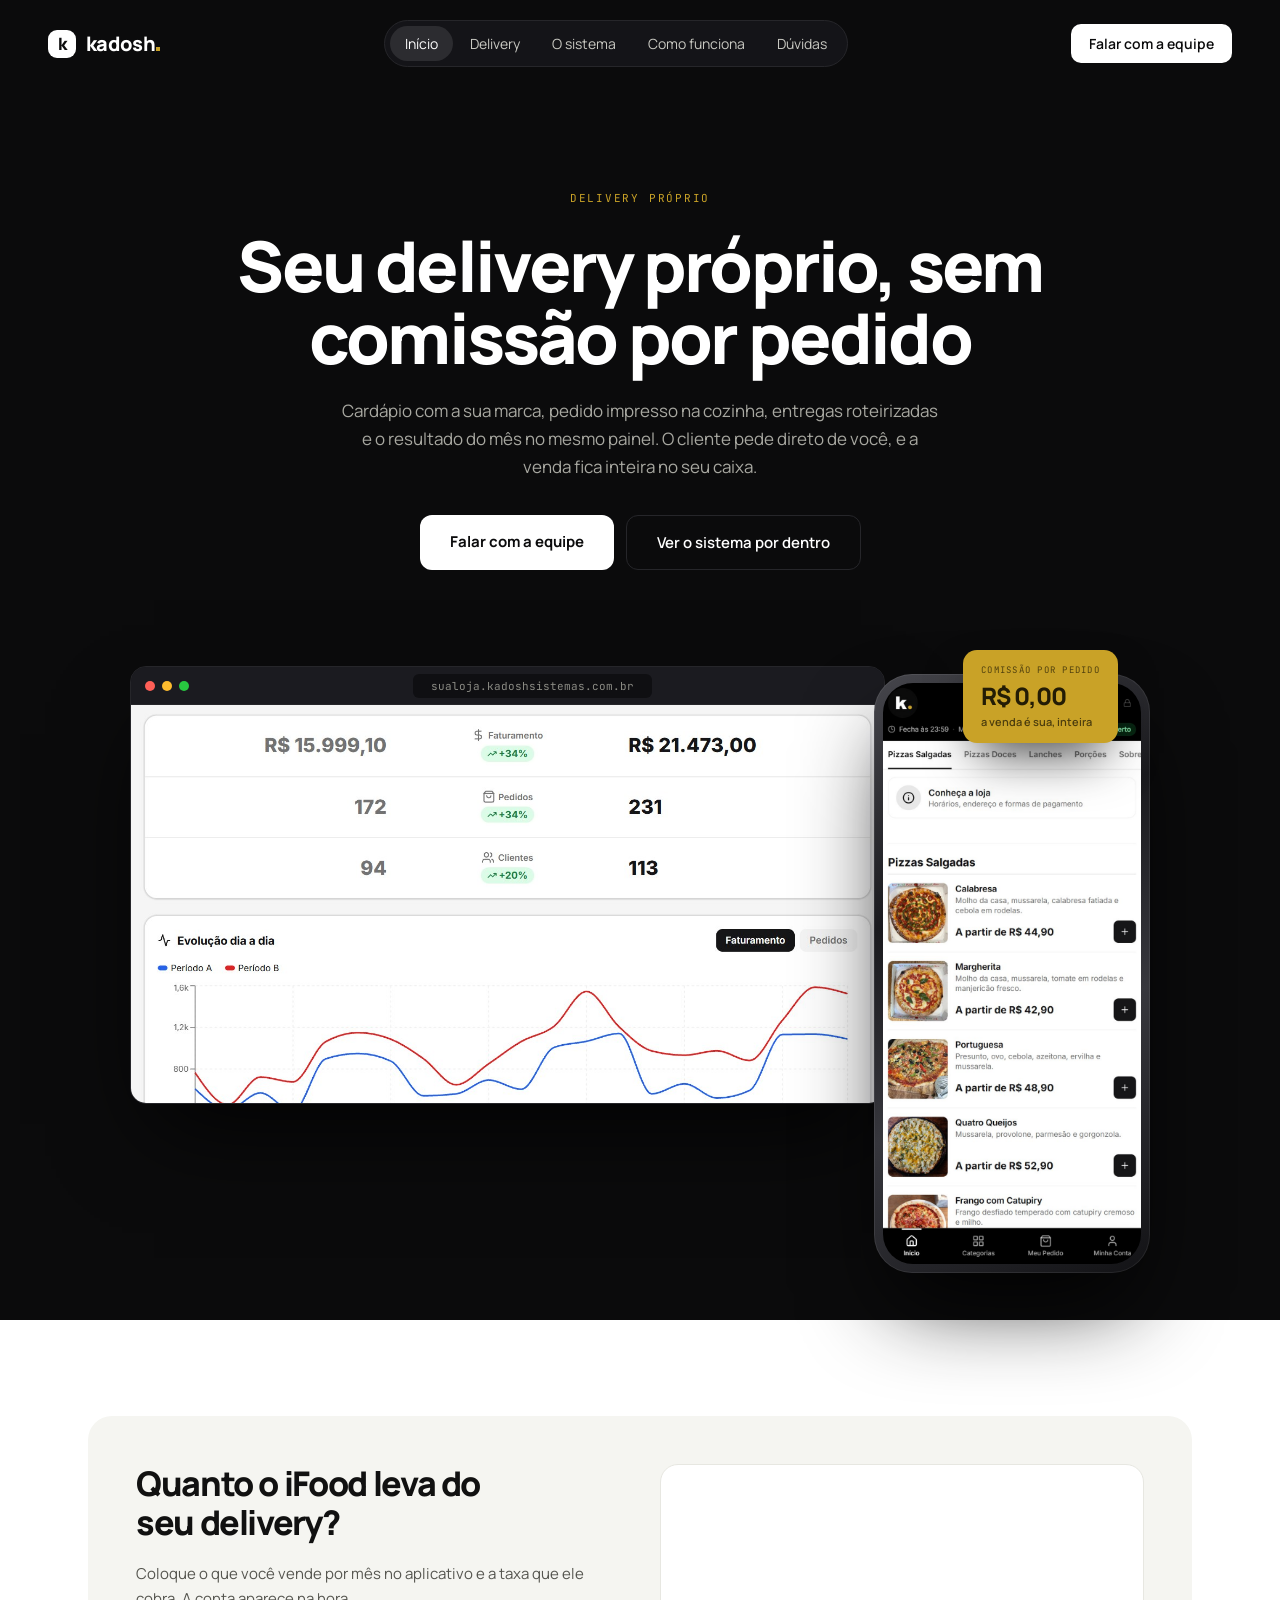
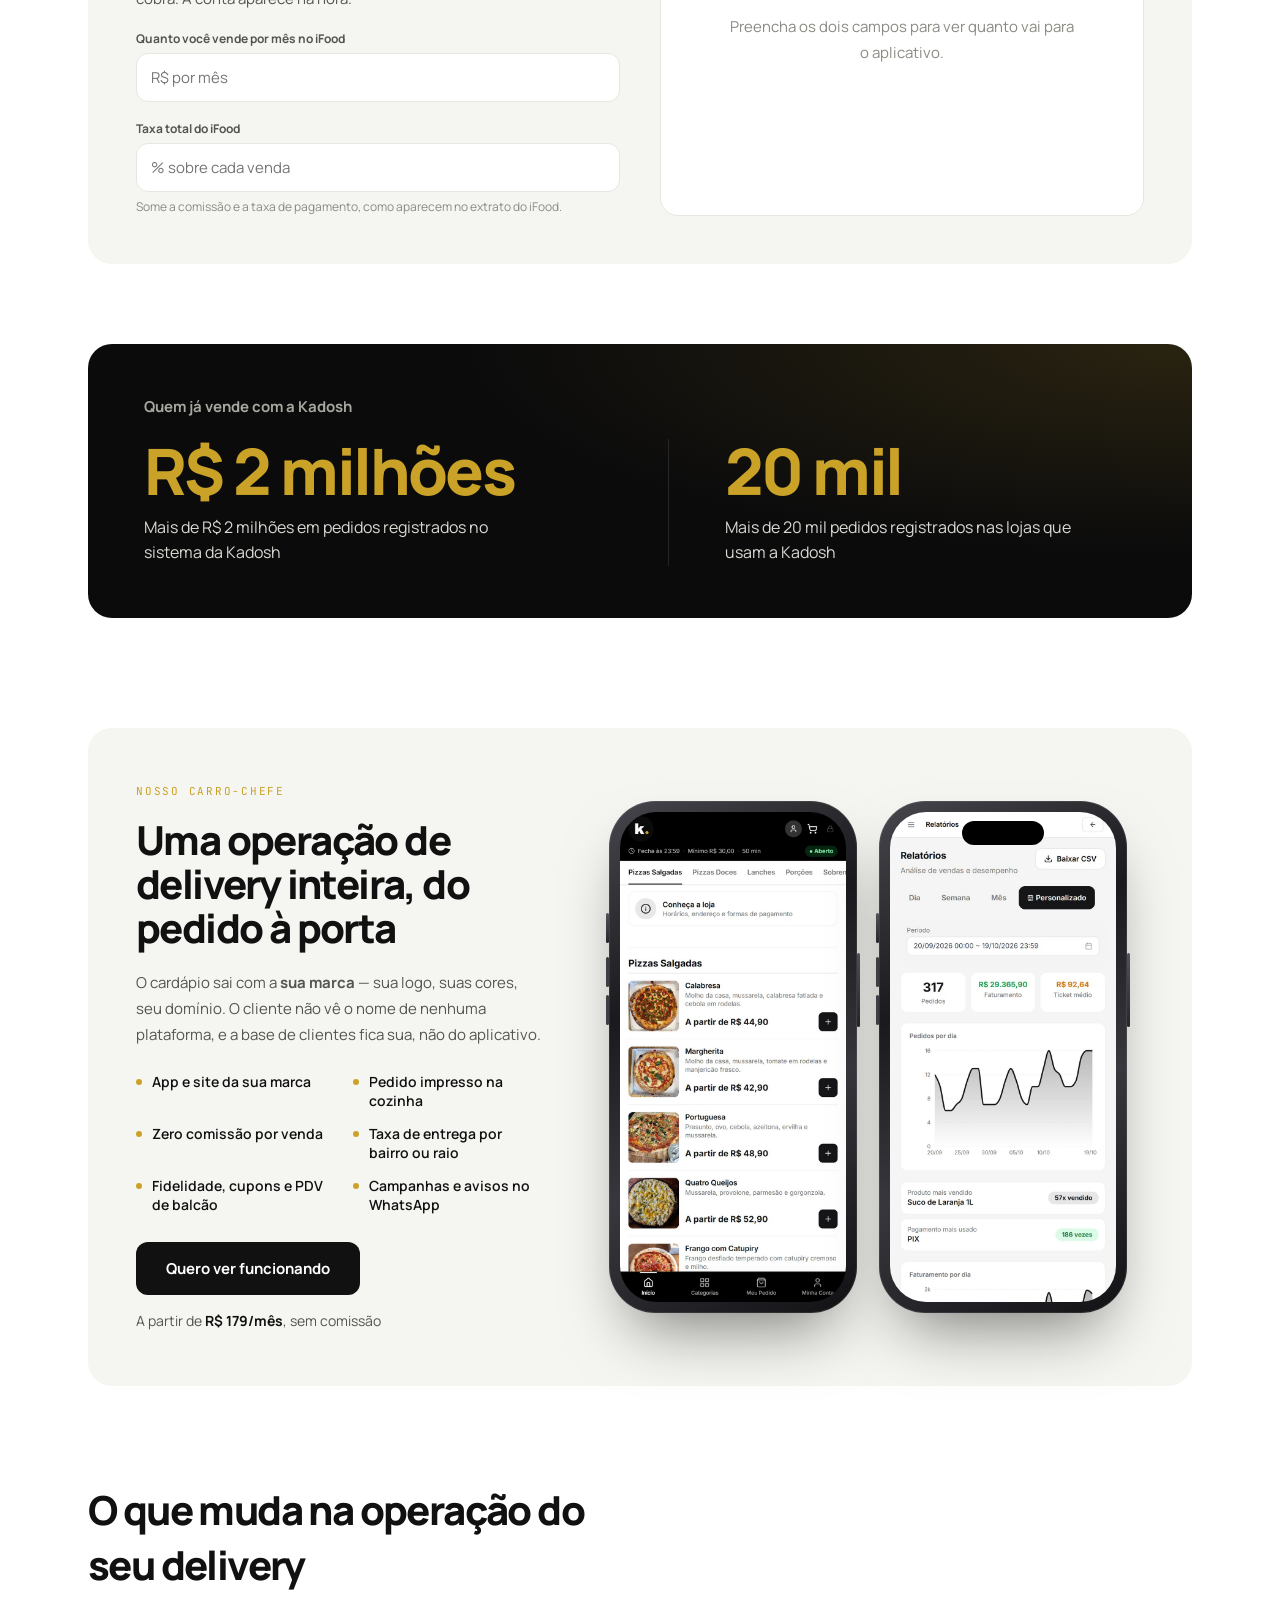
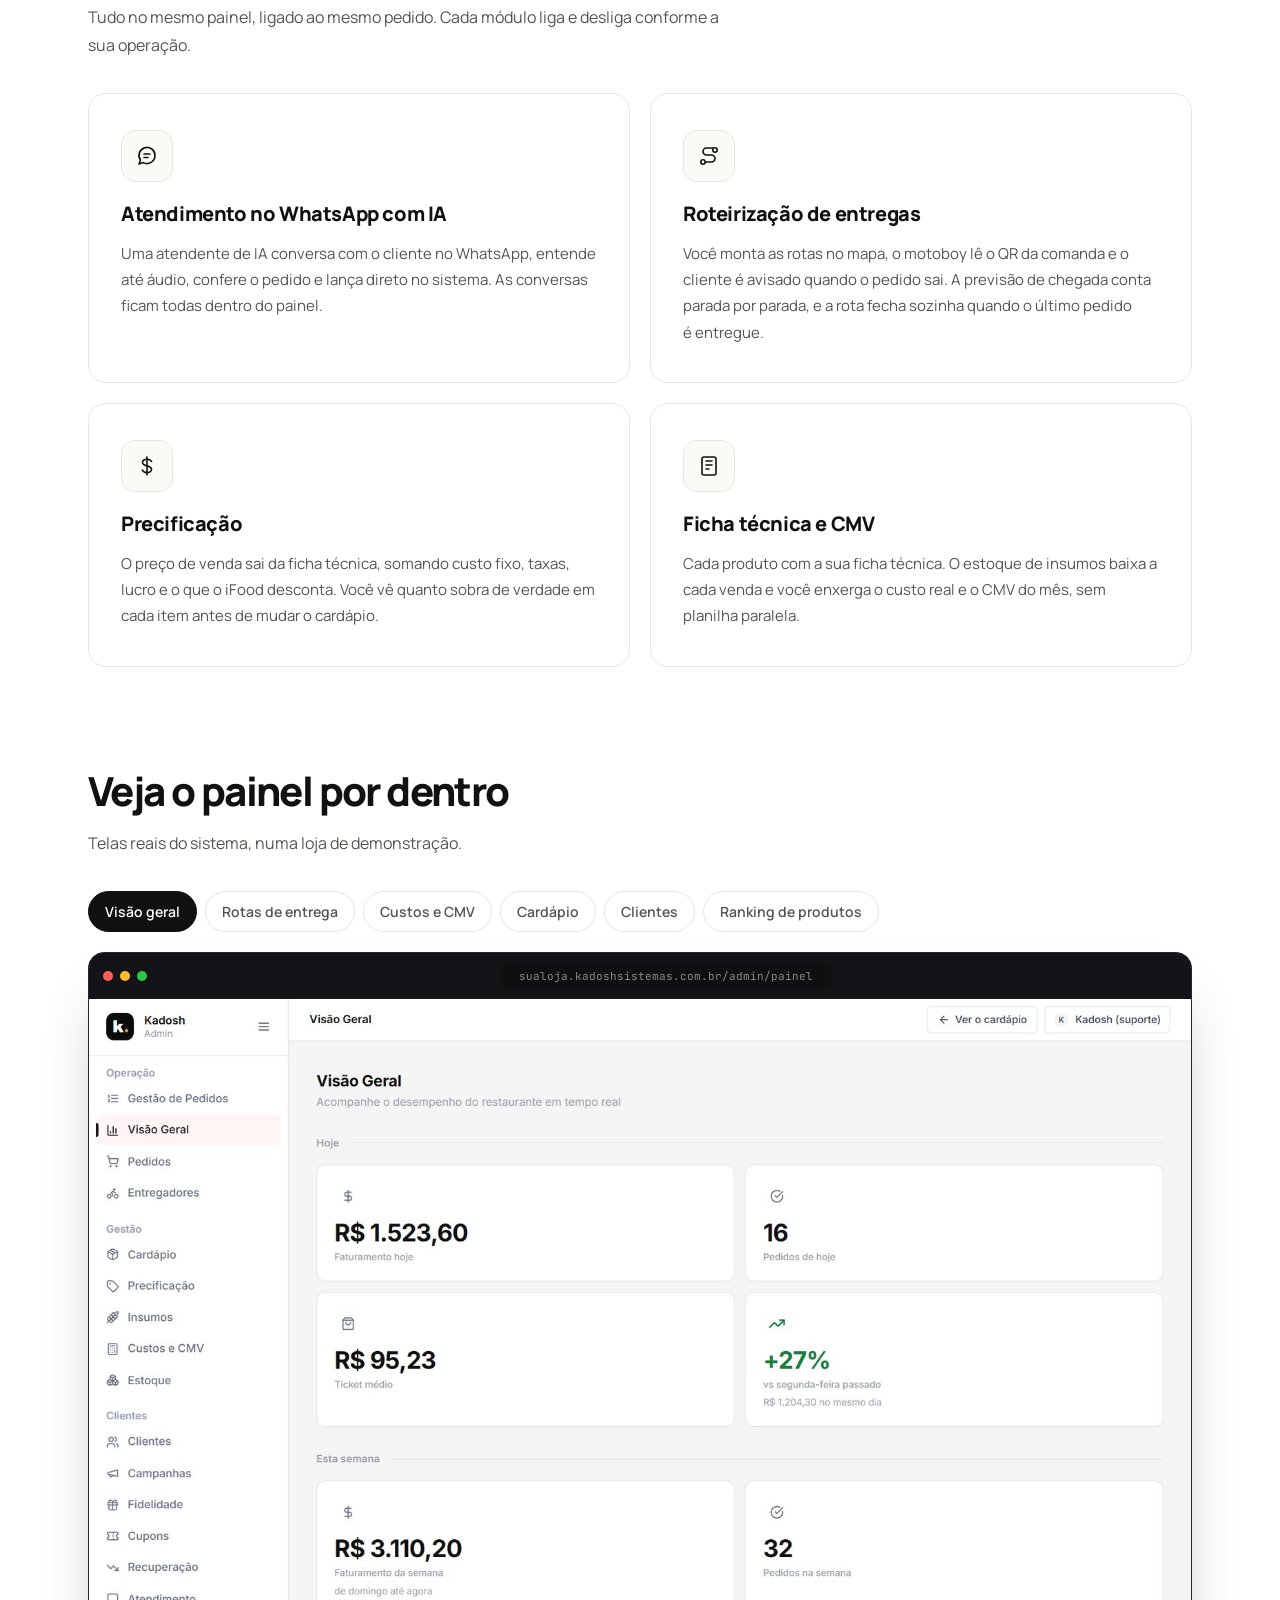
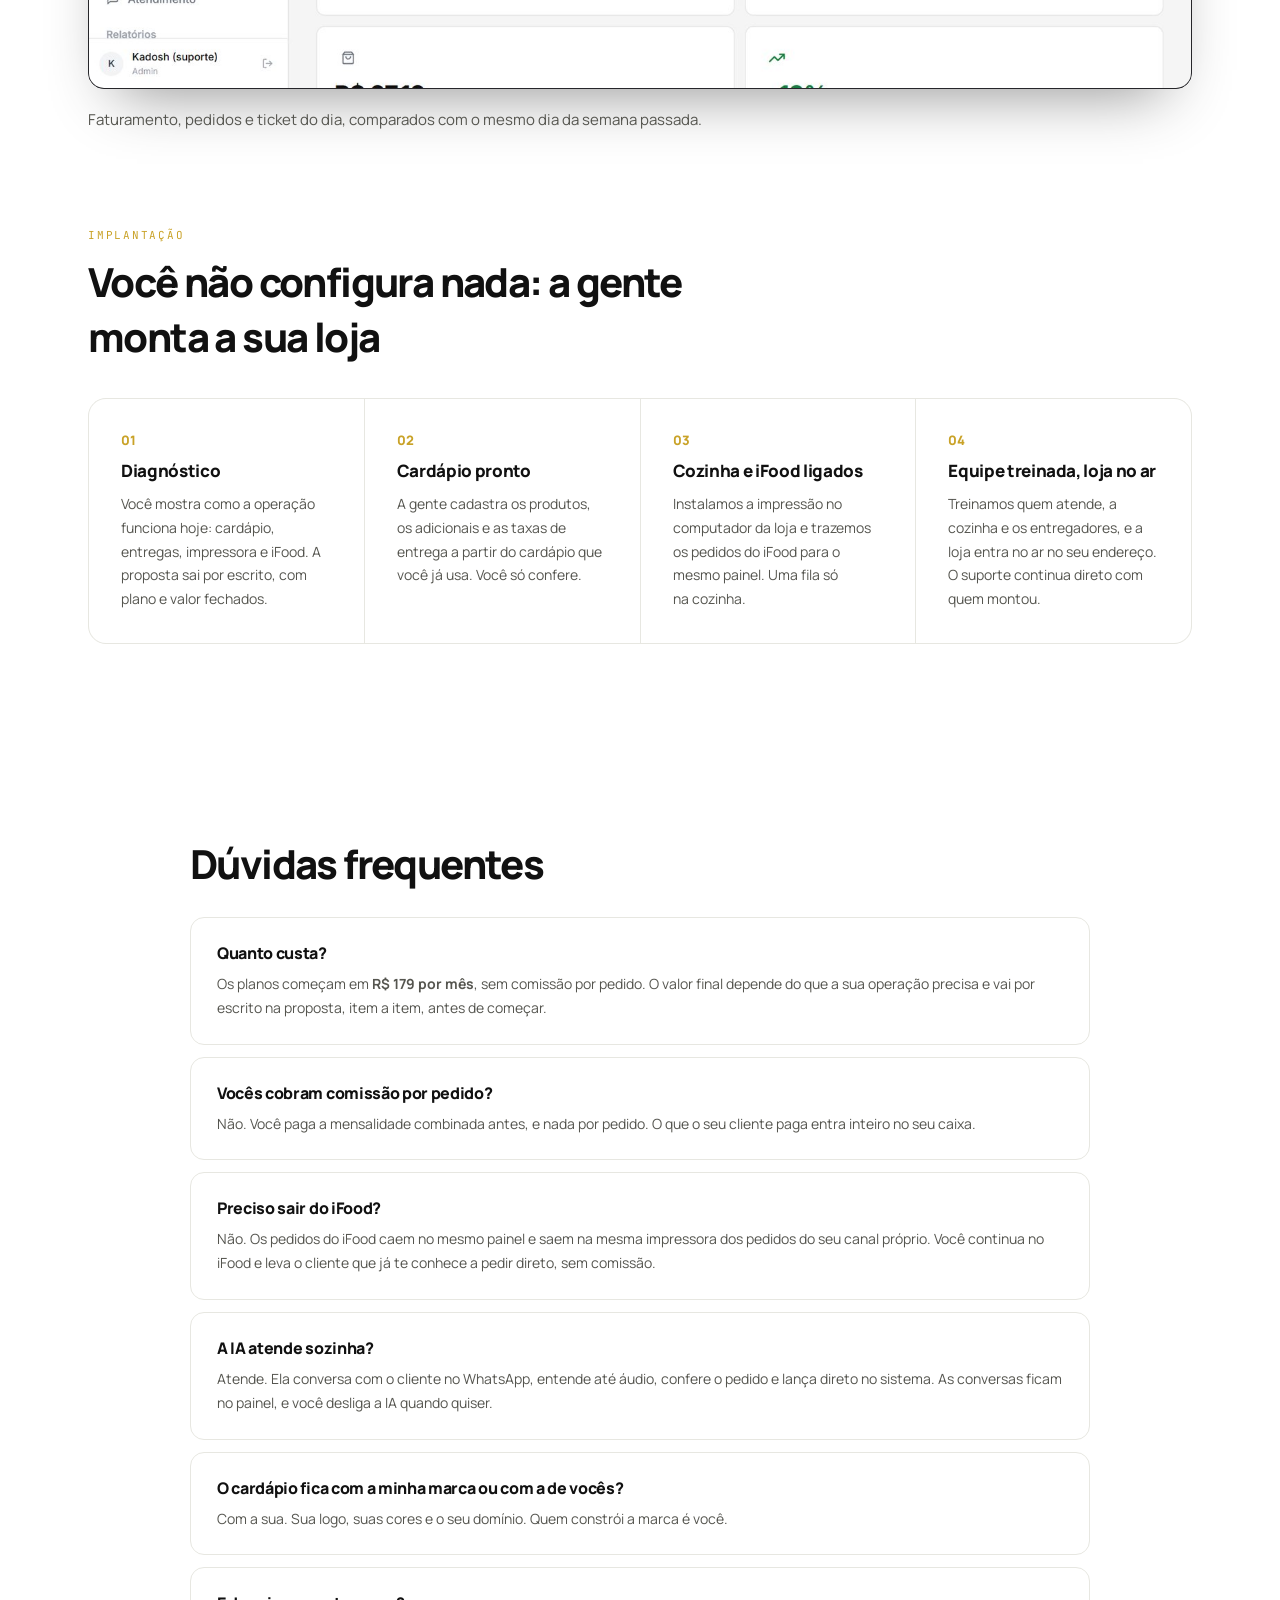
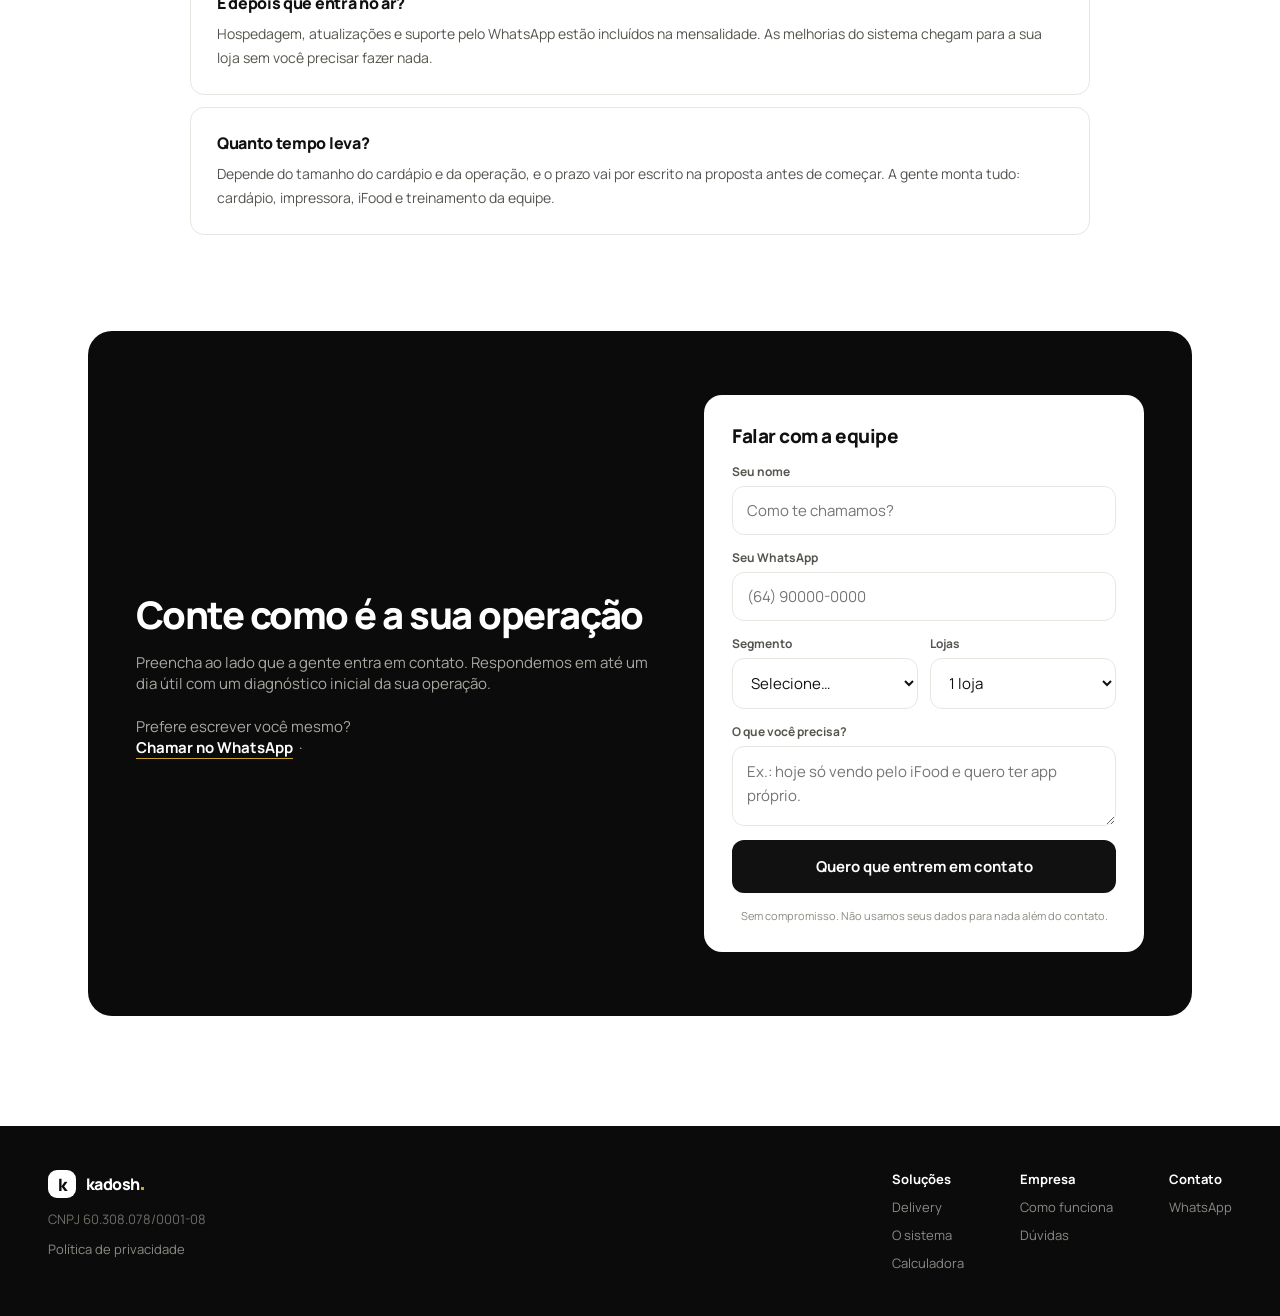
<file: cases.html>
<!DOCTYPE html>
<!-- O endereço da página de cases passou a ser /cases, sem .html. Este arquivo
     fica só para quem tiver o endereço antigo salvo ou já compartilhado. -->
<html lang="pt-BR">
<head>
<meta charset="utf-8">
<title>Cases — Kadosh</title>
<link rel="canonical" href="https://kadoshsistemas.com.br/cases">
<meta http-equiv="refresh" content="0; url=/cases">
<script>location.replace('/cases');</script>
</head>
<body></body>
</html>
</file>
<file: assets/estilo.css>
:root{
    --accent:#C9A227;
    --ink:#111;
    --ink-soft:#55554F;
    --black:#0B0B0C;
    --line:#E7E7E1;
    --line-dark:#26262A;
    --muted-dark:#A8A8A1;
    --sand:#F5F5F1;
    --hatch:repeating-linear-gradient(135deg,#F2F2EE 0 10px,#ECECE6 10px 20px);
    --hatch-dark:repeating-linear-gradient(135deg,#17171A 0 10px,#131317 10px 20px);
    --wrap:1200px;
  }
  *{box-sizing:border-box}
  html,body{background:var(--black)}
  main{background:#fff}
  body{margin:0;color:var(--ink);font-family:Manrope,Helvetica,Arial,sans-serif;-webkit-font-smoothing:antialiased}
  a{color:var(--ink);text-decoration:none}
  a:hover{color:var(--accent)}
  h1,h2{margin:0;letter-spacing:-.04em;text-wrap:pretty}
  p{margin:0;text-wrap:pretty}
  .wrap{max-width:var(--wrap);margin:0 auto;padding-inline:48px}
  .eyebrow{font-family:'JetBrains Mono',monospace;font-size:11px;letter-spacing:.16em;color:var(--accent)}
  .btn{display:inline-block;font-size:15px;font-weight:700;padding:16px 30px;border-radius:12px;background:#fff;color:var(--black)}
  .btn-dark{background:var(--ink);color:#fff}
  .btn-ghost{border:1px solid var(--line-dark);color:#fff;background:transparent;font-weight:600}
  .btn-ghost:hover{color:#fff;border-color:#4A4A52}
  .card{border:1px solid var(--line);border-radius:18px;padding:36px 32px;display:flex;flex-direction:column;gap:14px;transition:border-color .25s,box-shadow .25s,transform .25s}
  .card:hover{border-color:#D6D6CE;box-shadow:0 14px 34px rgba(17,17,17,.07);transform:translateY(-3px)}
  .card h3{margin:0;font-size:20px;font-weight:800;letter-spacing:-.02em}
  .card p{font-size:15px;line-height:1.75;color:var(--ink-soft)}
  .ok-msg{font-size:14px;line-height:1.7;color:var(--ink-soft);margin:10px 0 0}
  .ok-msg a{font-weight:700;border-bottom:1px solid var(--accent)}
  .ico{width:52px;height:52px;border-radius:14px;border:1px solid var(--line);background:#FAFAF7;display:flex;align-items:center;justify-content:center;color:var(--ink);margin-bottom:4px;transition:background .25s,border-color .25s,color .25s}
  .ico svg{width:24px;height:24px;stroke:currentColor;stroke-width:1.6;fill:none;stroke-linecap:round;stroke-linejoin:round}
  .card:hover .ico{background:var(--ink);border-color:var(--ink);color:var(--accent)}
  .ph{background:var(--hatch);display:flex;align-items:flex-end;padding:14px;font-family:'JetBrains Mono',monospace;font-size:10px;color:#9C9C93}
  .grid-4{display:grid;grid-template-columns:repeat(4,1fr);gap:20px}
  .grid-3{display:grid;grid-template-columns:repeat(3,1fr);gap:20px}
  .grid-3.grid-dupla{grid-template-columns:repeat(2,1fr)}

  /* header */
  html{scroll-behavior:smooth}
  section[id]{scroll-margin-top:120px}
  header{position:sticky;top:0;z-index:10;background:var(--black);display:flex;align-items:center;justify-content:space-between;padding:20px 48px}
  .logo{display:flex;align-items:center;gap:10px}
  .logo .mark{width:28px;height:28px;border-radius:9px;background:#fff;display:flex;align-items:center;justify-content:center;font-size:17px;font-weight:800;color:var(--black)}
  .logo .word{font-size:20px;font-weight:800;letter-spacing:-.035em;color:#fff}
  /* acento quadrado da marca, no lugar do ponto redondo */
  .logo .word .quad{display:inline-block;width:.2em;height:.2em;background:var(--accent);margin-left:.06em;vertical-align:baseline}
  nav{display:flex;gap:2px;font-size:14px;padding:5px;border:1px solid #26262A;border-radius:999px;background:#141418}
  nav a{color:#C9C9C2;padding:8px 15px;border-radius:999px;white-space:nowrap;transition:background .2s,color .2s}
  nav a:hover{color:#fff;background:rgba(255,255,255,.06)}
  nav a.on{color:#fff;background:rgba(255,255,255,.1)}
  .head-cta{display:flex;gap:10px;align-items:center}
  .head-cta .btn{font-size:14px;font-weight:600;padding:10px 18px;border-radius:10px}

  /* hero */
  .hero{background:var(--black);color:#fff;padding:104px 48px 120px;display:flex;flex-direction:column;align-items:center;gap:24px;text-align:center}
  .hero h1{font-size:70px;font-weight:800;line-height:1.03;max-width:940px}
  .hero p{max-width:600px;font-size:17px;line-height:1.65;color:var(--muted-dark)}
  .hero .actions{display:flex;gap:12px;padding-top:10px;flex-wrap:wrap;justify-content:center}
  /* palco do mockup — as camadas seguem o mouse (parallax) */
  .hero-stage{position:relative;width:100%;max-width:1020px;height:550px;margin-top:56px}
  .layer{position:absolute;transition:transform .4s cubic-bezier(.22,.61,.36,1);will-change:transform}

  /* janela do navegador */
  .mock-browser{left:0;top:16px;width:74%;border-radius:16px;overflow:hidden;background:#141418;border:1px solid #26262A;box-shadow:0 44px 90px -24px rgba(0,0,0,.85);text-align:left}
  .mb-bar{height:38px;background:#1B1B20;border-bottom:1px solid #26262A;display:flex;align-items:center;gap:7px;padding:0 14px}
  .mb-dot{width:10px;height:10px;border-radius:50%;flex:none}
  .mb-url{margin:0 auto;font-family:'JetBrains Mono',monospace;font-size:11px;color:#8B8B84;background:#0F0F12;padding:5px 18px;border-radius:6px}
  .mb-body{height:398px;overflow:hidden}
  .mb-body img{width:100%;height:100%;object-fit:cover;object-position:left top;display:block}
  .mb-side{border-right:1px solid #26262A;padding:14px 10px;display:flex;flex-direction:column;gap:3px}
  .mb-brand{display:flex;align-items:center;gap:7px;font-size:13px;font-weight:800;color:#fff;padding:0 8px 14px;letter-spacing:-.03em}
  .mb-mark{width:20px;height:20px;border-radius:7px;background:#fff;color:#0B0B0C;display:flex;align-items:center;justify-content:center;font-size:12px;font-weight:800}
  .mb-nav{font-size:12px;color:#7C7C76;padding:7px 9px;border-radius:8px}
  .mb-nav.on{background:rgba(201,162,39,.14);color:var(--accent);font-weight:700}
  .mb-main{padding:16px 18px;display:flex;flex-direction:column;gap:12px;min-width:0}
  .mb-h{display:flex;align-items:center;justify-content:space-between}
  .mb-h b{font-size:14px;color:#fff;font-weight:800;letter-spacing:-.02em}
  .mb-live{display:flex;align-items:center;gap:6px;font-family:'JetBrains Mono',monospace;font-size:10px;color:#7C7C76}
  .mb-live i{width:6px;height:6px;border-radius:50%;background:#28C840;box-shadow:0 0 0 0 rgba(40,200,64,.55);animation:pulso 2s infinite}
  @keyframes pulso{70%{box-shadow:0 0 0 7px rgba(40,200,64,0)}100%{box-shadow:0 0 0 0 rgba(40,200,64,0)}}
  .mb-kpis{display:grid;grid-template-columns:repeat(4,1fr);gap:8px}
  .mb-kpi{background:#1A1A1F;border:1px solid #26262A;border-radius:10px;padding:9px 10px;display:flex;flex-direction:column;gap:2px;min-width:0}
  .mb-kpi span{font-size:9px;color:#7C7C76;letter-spacing:.04em;text-transform:uppercase}
  .mb-kpi b{font-size:14px;color:#fff;font-weight:800;letter-spacing:-.03em;white-space:nowrap}
  .mb-kpi em{font-style:normal;font-size:9px;color:#28C840;font-weight:700}
  .mb-chart{height:104px;background:#1A1A1F;border:1px solid #26262A;border-radius:10px;overflow:hidden}
  .mb-rows{display:flex;flex-direction:column;gap:6px}
  .mb-row{display:flex;align-items:center;gap:10px;font-size:11px;color:#A8A8A1;background:#1A1A1F;border:1px solid #26262A;border-radius:9px;padding:8px 10px}
  .mb-row b{margin-left:auto;color:#fff;font-weight:700;white-space:nowrap}
  .mb-row span.txt{overflow:hidden;text-overflow:ellipsis;white-space:nowrap}
  .tag{font-family:'JetBrains Mono',monospace;font-size:9px;padding:3px 7px;border-radius:5px;flex:none}
  .tag.ok{background:rgba(40,200,64,.14);color:#5FD97A}
  .tag.go{background:rgba(201,162,39,.16);color:var(--accent)}

  /* celular com as notificações de pedido */
  .mock-phone{right:0;top:24px;width:276px;height:599px;border-radius:38px;background:linear-gradient(150deg,#46464C 0%,#1A1A1E 34%,#37373D 62%,#121215 100%);box-shadow:0 44px 90px -20px rgba(0,0,0,.9), inset 0 0 0 1px rgba(255,255,255,.08);padding:9px;overflow:hidden}
  .mock-phone img{width:100%;height:100%;object-fit:cover;object-position:top center;border-radius:30px;display:block}
  .mock-phone .island{position:absolute;top:18px;left:50%;transform:translateX(-50%);width:74px;height:21px;border-radius:11px;background:#000;z-index:3}

  /* etiquetas flutuantes */
  .badge-float{border-radius:14px;padding:14px 18px;box-shadow:0 24px 50px -14px rgba(0,0,0,.75);text-align:left}
  .b-taxa{right:32px;top:0;background:var(--accent);color:#231C05}
  .b-saldo{left:26px;bottom:6px;background:#fff;color:var(--ink)}
  .badge-float .rot{font-family:'JetBrains Mono',monospace;font-size:9px;letter-spacing:.14em;opacity:.72}
  .badge-float .num{font-size:24px;font-weight:800;letter-spacing:-.04em;margin-top:3px}
  .badge-float .sub{font-size:11px;font-weight:600;opacity:.75;margin-top:2px}

  /* logos */

  /* sections */
  section h2{font-size:40px;font-weight:800}
  .sec-head{display:flex;flex-direction:column;gap:12px;margin-bottom:34px;max-width:640px}

  /* delivery */
  .delivery>*{min-width:0}
  /* telas do painel */
  .vitrine{display:flex;flex-direction:column;gap:18px}
  .vitrine-abas{display:flex;gap:8px;overflow-x:auto;scrollbar-width:none;padding-bottom:2px}
  .vitrine-abas::-webkit-scrollbar{display:none}
  .vitrine-abas button{font-family:inherit;font-size:14px;font-weight:600;white-space:nowrap;padding:10px 16px;border-radius:999px;border:1px solid var(--line);background:#fff;color:var(--ink-soft);cursor:pointer;transition:background .2s,color .2s,border-color .2s}
  .vitrine-abas button:hover{color:var(--ink);border-color:#D6D6CE}
  .vitrine-abas button.on{background:var(--ink);border-color:var(--ink);color:#fff}
  .vitrine-quadro{border-radius:16px;overflow:hidden;border:1px solid #26262A;background:#141418;box-shadow:0 30px 60px -28px rgba(0,0,0,.45)}
  .vitrine-barra{display:flex;align-items:center;gap:7px;padding:11px 14px}
  .vitrine-barra span{width:10px;height:10px;border-radius:50%;background:#3A3A3F}
  .vitrine-barra span:nth-child(1){background:#FF5F57}.vitrine-barra span:nth-child(2){background:#FEBC2E}.vitrine-barra span:nth-child(3){background:#28C840}
  .vitrine-barra em{font-style:normal;margin:0 auto;font-family:'JetBrains Mono',monospace;font-size:11px;color:#8B8B84;background:#0F0F12;padding:5px 18px;border-radius:6px}
  .vitrine-quadro img{display:block;width:100%;height:auto;background:#fff}
  .vitrine-legenda{font-size:15px;line-height:1.7;color:var(--ink-soft);margin:0;min-height:1.7em}
  .hero-cel{display:none}
  /* calculadora de comissão */
  .calc{background:var(--sand);border-radius:24px;padding:48px;display:grid;grid-template-columns:1fr 1fr;gap:40px;align-items:stretch}
  .calc h2{font-size:34px;line-height:1.15;margin:0}
  .calc-campos{display:flex;flex-direction:column;gap:18px}
  .calc-campos>p{font-size:15px;line-height:1.7;color:var(--ink-soft);margin:0}
  .calc .field small{font-size:12px;line-height:1.5;color:#8B8B84}
  .calc-resultado{background:#fff;border:1px solid var(--line);border-radius:18px;padding:32px;display:flex;flex-direction:column;justify-content:center}
  .calc-vazio{font-size:15px;line-height:1.7;color:#8B8B84;margin:0;text-align:center}
  .calc-conta{display:flex;flex-direction:column;gap:6px}
  .calc-conta[hidden]{display:none}
  .calc-rot{font-size:13px;font-weight:700;color:var(--ink-soft)}
  .calc-mes{font-size:44px;line-height:1.1;font-weight:800;letter-spacing:-.03em;color:#C0392B;margin-bottom:12px}
  .calc-ano{font-size:28px;line-height:1.2;font-weight:800;letter-spacing:-.02em;color:var(--ink)}
  .calc-paga{font-size:15px;line-height:1.7;color:var(--ink-soft);margin:16px 0 18px;padding-top:16px;border-top:1px solid var(--line)}
  .calc-paga b{color:var(--ink)}
  .calc .btn{align-self:flex-start}
  .delivery{background:var(--sand);border-radius:24px;padding:56px 48px;display:grid;grid-template-columns:0.85fr 1.15fr;gap:48px;align-items:center}
  .delivery h2{font-size:40px;line-height:1.1}
  .delivery p{font-size:15px;line-height:1.75;color:var(--ink-soft)}
  .feats{display:grid;grid-template-columns:1fr 1fr;gap:14px 26px;padding-top:4px}
  .feat{display:flex;gap:10px;align-items:flex-start;font-size:14px;font-weight:600}
  .feat i{width:6px;height:6px;border-radius:50%;background:var(--accent);margin-top:7px;flex:none}
  .screens{display:flex;align-items:center;justify-content:center;gap:22px}
  /* aparelho físico: moldura de titânio, ilha dinâmica e botões laterais.
     Proporção interna do iPhone 15 Pro (393x852). */
  .device{position:relative;width:248px;padding:11px;border-radius:46px;flex:0 1 auto;min-width:0;
    background:linear-gradient(150deg,#46464C 0%,#1A1A1E 34%,#37373D 62%,#121215 100%);
    box-shadow:0 34px 64px -22px rgba(0,0,0,.5), inset 0 0 0 1px rgba(255,255,255,.09)}
  .device .screen{position:relative;border-radius:36px;overflow:hidden;background:#fff;aspect-ratio:393/852}
  .device .screen img{width:100%;height:auto;display:block}
  .device .island{position:absolute;top:9px;left:50%;transform:translateX(-50%);
    width:82px;height:24px;border-radius:13px;background:#000;z-index:3}
  .device .btn-l,.device .btn-r{position:absolute;width:3px;border-radius:2px;
    background:linear-gradient(#52525A,#26262B)}
  .device .btn-l{left:-3px;top:112px;height:30px;box-shadow:0 44px 0 0 #3d3d44,0 82px 0 0 #3d3d44}
  .device .btn-r{right:-3px;top:152px;height:74px}

  /* steps */
  .steps{display:grid;grid-template-columns:repeat(4,1fr);gap:1px;background:var(--line);border:1px solid var(--line);border-radius:18px;overflow:hidden}
  .step{background:#fff;padding:32px;display:flex;flex-direction:column;gap:10px}
  .step b{font-size:13px;font-weight:800;color:var(--accent)}
  .step h3{margin:0;font-size:17px;font-weight:800;letter-spacing:-.02em}
  .step p{font-size:14px;line-height:1.7;color:var(--ink-soft)}

  /* cases */
  .case{border:1px solid var(--line);border-radius:18px;overflow:hidden;
    transition:border-color .3s,box-shadow .35s,transform .35s}
  .case:hover{border-color:#D6D6CE;transform:translateY(-6px);box-shadow:0 20px 44px rgba(17,17,17,.13)}
  .case .shot{height:200px;overflow:hidden;background:var(--sand);position:relative}
  .case .shot img{width:100%;height:100%;object-fit:cover;display:block;
    transition:transform .55s cubic-bezier(.22,.61,.36,1),filter .35s}
  .case:hover .shot img{transform:scale(1.07);filter:saturate(1.08)}
  /* verniz dourado que desce sobre a foto ao passar o mouse */
  .case .shot::after{content:"";position:absolute;inset:0;pointer-events:none;opacity:0;
    background:linear-gradient(to top,rgba(11,11,12,.55),rgba(11,11,12,0) 58%);transition:opacity .35s}
  .case:hover .shot::after{opacity:1}
  .case h3{transition:color .3s}
  .case:hover h3{color:var(--accent)}
  .case .ph{height:200px}
  .case-body{padding:24px;display:flex;flex-direction:column;gap:8px}
  .case-body h3{margin:0;font-size:17px;font-weight:800;letter-spacing:-.02em}
  .case-body p{font-size:14px;line-height:1.7;color:var(--ink-soft)}
  /* a lista se monta sozinha a partir do array CASES (no <script> do fim).
     flex em vez de grid para a última fileira, quando incompleta, ficar
     centralizada — 4 ou 5 cases não deixam buraco na direita. */
  .cases-grid{display:flex;flex-wrap:wrap;gap:20px;justify-content:center}
  .cases-grid>.case{flex:0 1 calc((100% - 40px)/3);min-width:0}
  /* na página inicial: 4 cases lado a lado; 2 por linha em tela média */
  .casos-home .cases-grid>.case{flex-basis:calc((100% - 60px)/4)}
  @media (max-width:1180px){ .casos-home .cases-grid>.case{flex-basis:calc((100% - 20px)/2)} }

  /* números do sistema (no lugar dos cards de case, na página inicial) */
  .numeros{background:var(--black);border-radius:24px;padding:52px 56px;color:#fff;
    background-image:radial-gradient(120% 140% at 100% 0,rgba(201,162,39,.16),transparent 55%)}
  .numeros-tit{font-size:15px;font-weight:700;color:var(--muted-dark)}
  .numeros-par{display:grid;grid-template-columns:1fr 1fr;gap:56px;margin-top:22px}
  .numeros-par>div{display:flex;flex-direction:column;gap:12px}
  .numeros-par>div+div{border-left:1px solid var(--line-dark);padding-left:56px}
  .numeros-par b{font-size:64px;line-height:1;font-weight:800;letter-spacing:-.04em;color:var(--accent)}
  .numeros-par span{font-size:16px;line-height:1.6;color:#D9D9D3;max-width:380px}

  /* quote */

  /* faq */
  .faq{max-width:900px;margin:0 auto;display:flex;flex-direction:column;gap:12px}
  .qa{border:1px solid var(--line);border-radius:14px;padding:24px 26px;display:flex;flex-direction:column;gap:8px}
  .qa h3{margin:0;font-size:16px;font-weight:800;letter-spacing:-.02em}
  .qa p{font-size:14px;line-height:1.7;color:var(--ink-soft)}

  /* cta + footer */
  .cta{background:var(--black);border-radius:24px;padding:64px 48px;display:flex;align-items:center;justify-content:space-between;gap:40px;flex-wrap:wrap}
  .cta h2{font-size:38px;color:#fff}
  .cta p{font-size:15px;color:var(--muted-dark);margin-top:12px}
  .cta-copy{flex:1;min-width:280px}

  /* formulário de captação */
  .lead{background:#fff;border-radius:18px;padding:28px;display:flex;flex-direction:column;gap:14px;width:100%;max-width:440px}
  .lead h3{margin:0;font-size:19px;font-weight:800;letter-spacing:-.025em;color:var(--ink)}
  .field{display:flex;flex-direction:column;gap:6px}
  .field label{font-size:12px;font-weight:700;color:var(--ink-soft)}
  .field input,.field select,.field textarea{font-family:inherit;font-size:15px;color:var(--ink);background:#fff;border:1px solid var(--line);border-radius:12px;padding:13px 14px;width:100%}
  .field textarea{resize:vertical;min-height:80px;line-height:1.6}
  .field input:focus,.field select:focus,.field textarea:focus{outline:none;border-color:var(--accent);box-shadow:0 0 0 3px rgba(201,162,39,.16)}
  .field input.err,.field select.err{border-color:#C0392B}
  .lead-row{display:grid;grid-template-columns:1fr 1fr;gap:12px}
  .lead button{font-family:inherit;font-size:15px;font-weight:700;padding:16px;border:0;border-radius:12px;background:var(--ink);color:#fff;cursor:pointer}
  .lead button:hover{background:#000}
  .lead .legal{font-size:11px;line-height:1.6;color:#8B8B84;text-align:center}

  footer{background:var(--black);color:#8B8B84;padding:44px 48px;display:flex;align-items:flex-start;justify-content:space-between;gap:40px;font-size:13px;flex-wrap:wrap}
  footer a{color:#8B8B84}
  .fcols{display:flex;gap:56px;flex-wrap:wrap}
  .fcol{display:flex;flex-direction:column;gap:10px}
  .fcol b{color:#fff}

  /* política de privacidade */
  .politica{padding-top:96px;padding-bottom:110px}
  .politica .atualizada{font-size:14px;color:var(--ink-soft)}
  .politica article{max-width:760px}
  .politica h3{margin:44px 0 12px;font-size:21px;font-weight:800;letter-spacing:-.02em}
  .politica p,.politica li{font-size:16px;line-height:1.8;color:var(--ink-soft)}
  .politica p+p,.politica ul+p{margin-top:14px}
  .politica ul{margin:10px 0 0;padding-left:22px}
  .politica li+li{margin-top:4px}
  .politica a{font-weight:700;color:var(--ink);border-bottom:1px solid var(--accent)}

  @media (max-width:960px){
    header{flex-wrap:wrap;gap:14px;padding:16px 24px}
    section[id]{scroll-margin-top:160px}
    nav{order:3;width:100%;flex-wrap:nowrap;justify-content:flex-start;gap:2px;padding:4px;
      font-size:12.5px;overflow-x:auto;scrollbar-width:none;-webkit-overflow-scrolling:touch}
    nav::-webkit-scrollbar{display:none}
    nav a{padding:7px 12px}
    .wrap{padding-inline:24px}
    .hero{padding:72px 24px 80px}
    .hero h1{font-size:42px}
    .hero-stage{height:auto;margin-top:40px}
    .mock-browser{position:relative;top:0;width:100%}
    .mb-body{grid-template-columns:1fr;height:auto}
    .mb-side{display:none}
    .mb-kpis{grid-template-columns:1fr 1fr}
    .mock-phone,.badge-float{display:none}
      .grid-4,.grid-3,.steps,.delivery,.feats,.lead-row,.calc{grid-template-columns:1fr}
      .calc{padding:32px 22px;gap:24px}
      .calc h2{font-size:28px}
      .calc-mes{font-size:36px}
    .cases-grid>.case,.casos-home .cases-grid>.case{flex-basis:100%}
    .numeros{padding:34px 24px}
    .numeros-par{grid-template-columns:1fr;gap:26px}
    .numeros-par>div+div{border-left:0;padding-left:0;border-top:1px solid var(--line-dark);padding-top:26px}
    .numeros-par b{font-size:46px}
    .lead{padding:22px}
    .delivery{padding:36px 24px;gap:36px}
    .screens{gap:14px}
    .screens{flex-wrap:nowrap}
    .device{width:clamp(104px,38vw,248px);padding:8px;border-radius:34px}
    .device .screen{border-radius:26px}
    .device .island{width:58px;height:17px;top:6px;border-radius:9px}
    .device .btn-l{top:78px;height:21px;box-shadow:0 31px 0 0 #3d3d44,0 57px 0 0 #3d3d44}
    .device .btn-r{top:96px;height:38px}
    .feats{grid-template-columns:1fr;gap:12px}
        .cta{padding:40px 28px}
    .cta-copy{min-width:0}
    .cta h2{font-size:28px}
    section h2{font-size:30px}
    footer{padding:32px 24px}
  }

  /* revelação no scroll — só entra em ação com JS ligado (html.anim) */
  html.anim .reveal{opacity:0;transform:translateY(12px);
    transition:opacity .35s ease-out, transform .35s ease-out}
  html.anim .reveal.vis{opacity:1;transform:none}
  @media (prefers-reduced-motion: reduce){
    .case,.case .shot img{transition:none}
    .case:hover{transform:none}
    .case:hover .shot img{transform:none}
  }
  @media (prefers-reduced-motion: reduce){
    html.anim .reveal{opacity:1;transform:none;transition:none}
  }

  /* clicar num print abre ele inteiro, em tela cheia */
  .zoomable{cursor:zoom-in}
  .lightbox{position:fixed;inset:0;z-index:100;background:rgba(8,8,10,.94);
    display:flex;align-items:center;justify-content:center;padding:40px 24px;
    opacity:0;pointer-events:none;transition:opacity .25s ease}
  .lightbox.aberto{opacity:1;pointer-events:auto}
  .lightbox img{max-width:min(94vw,1180px);max-height:90vh;border-radius:16px;
    box-shadow:0 40px 90px -20px rgba(0,0,0,.85);transform:scale(.97);
    transition:transform .3s cubic-bezier(.22,.61,.36,1)}
  .lightbox.aberto img{transform:none}
  .lightbox .fechar{position:absolute;top:20px;right:24px;background:transparent;border:0;
    color:#fff;font-family:Manrope,sans-serif;font-size:13px;font-weight:700;cursor:pointer;
    padding:10px 14px;border-radius:10px}
  .lightbox .fechar:hover{background:rgba(255,255,255,.12)}
  @media (prefers-reduced-motion: reduce){
    .lightbox,.lightbox img{transition:none}
  }


  /* celular: menos rolagem. Cases e módulos deslizam para o lado (o próximo aparece na borda),
     cartões e etapas mais compactos, telas do painel na moldura de celular. */
  @media (max-width:640px){
    section.wrap{padding-top:52px!important;padding-bottom:52px!important}
    #cases>div:first-child{flex-wrap:wrap;gap:6px 16px;align-items:center!important}
    #cases>div:first-child a{white-space:nowrap}
    .casos-home .cases-grid,#operacao .grid-3{display:flex;flex-wrap:nowrap;justify-content:flex-start;gap:12px;overflow-x:auto;
      scroll-snap-type:x mandatory;scroll-padding-inline:24px;margin-inline:-24px;padding:4px 24px 14px;scrollbar-width:none;-webkit-overflow-scrolling:touch}
    .casos-home .cases-grid::-webkit-scrollbar,#operacao .grid-3::-webkit-scrollbar{display:none}
    .casos-home .cases-grid>.case,#operacao .grid-3>.card{flex:0 0 82%;scroll-snap-align:start}
    html.anim .casos-home .reveal,html.anim #operacao .grid-3 .reveal{opacity:1;transform:none}
    #operacao .card{padding:24px 22px;gap:10px}
    #operacao .card h3{font-size:18px}
    #operacao .card p{font-size:14px;line-height:1.65}
    .step{padding:20px 22px;gap:6px}
    header{padding:12px 18px;gap:10px}
    .head-cta .btn{padding:9px 14px;font-size:13px}
    nav a{padding:6px 11px}
    .hero{padding:36px 22px 0;gap:18px}
    .hero h1{font-size:34px;line-height:1.08}
    .hero p{font-size:15px;line-height:1.6}
    .hero .actions{flex-direction:column;align-self:stretch;gap:10px;padding-top:4px}
    .hero .actions .btn{width:100%;text-align:center;padding:15px 20px}
    .hero-stage{display:none}
    .hero-cel{display:block;position:relative;width:236px;margin:14px auto 0;height:330px;overflow:hidden}
    .hero-cel .device{width:236px;padding:9px;border-radius:40px}
    .hero-cel .device .screen{border-radius:31px}
    .hero-cel-selo{position:absolute;right:-6px;top:46px;background:var(--accent);color:#0B0B0C;border-radius:12px;padding:9px 12px;display:flex;flex-direction:column;gap:2px;text-align:left;box-shadow:0 14px 30px -10px rgba(0,0,0,.6)}
    .hero-cel-selo span{font-family:'JetBrains Mono',monospace;font-size:8.5px;letter-spacing:.12em}
    .hero-cel-selo b{font-size:20px;font-weight:800;letter-spacing:-.02em}
    .vitrine-quadro{max-width:290px;width:100%;margin:0 auto;border-radius:36px;padding:9px;border-color:#2A2A2F;background:#1A1A1E}
    .vitrine-barra{display:none}
    .vitrine-quadro img{border-radius:28px}
    .vitrine-legenda{text-align:center}
    .calc{gap:20px}
  }
</file>
